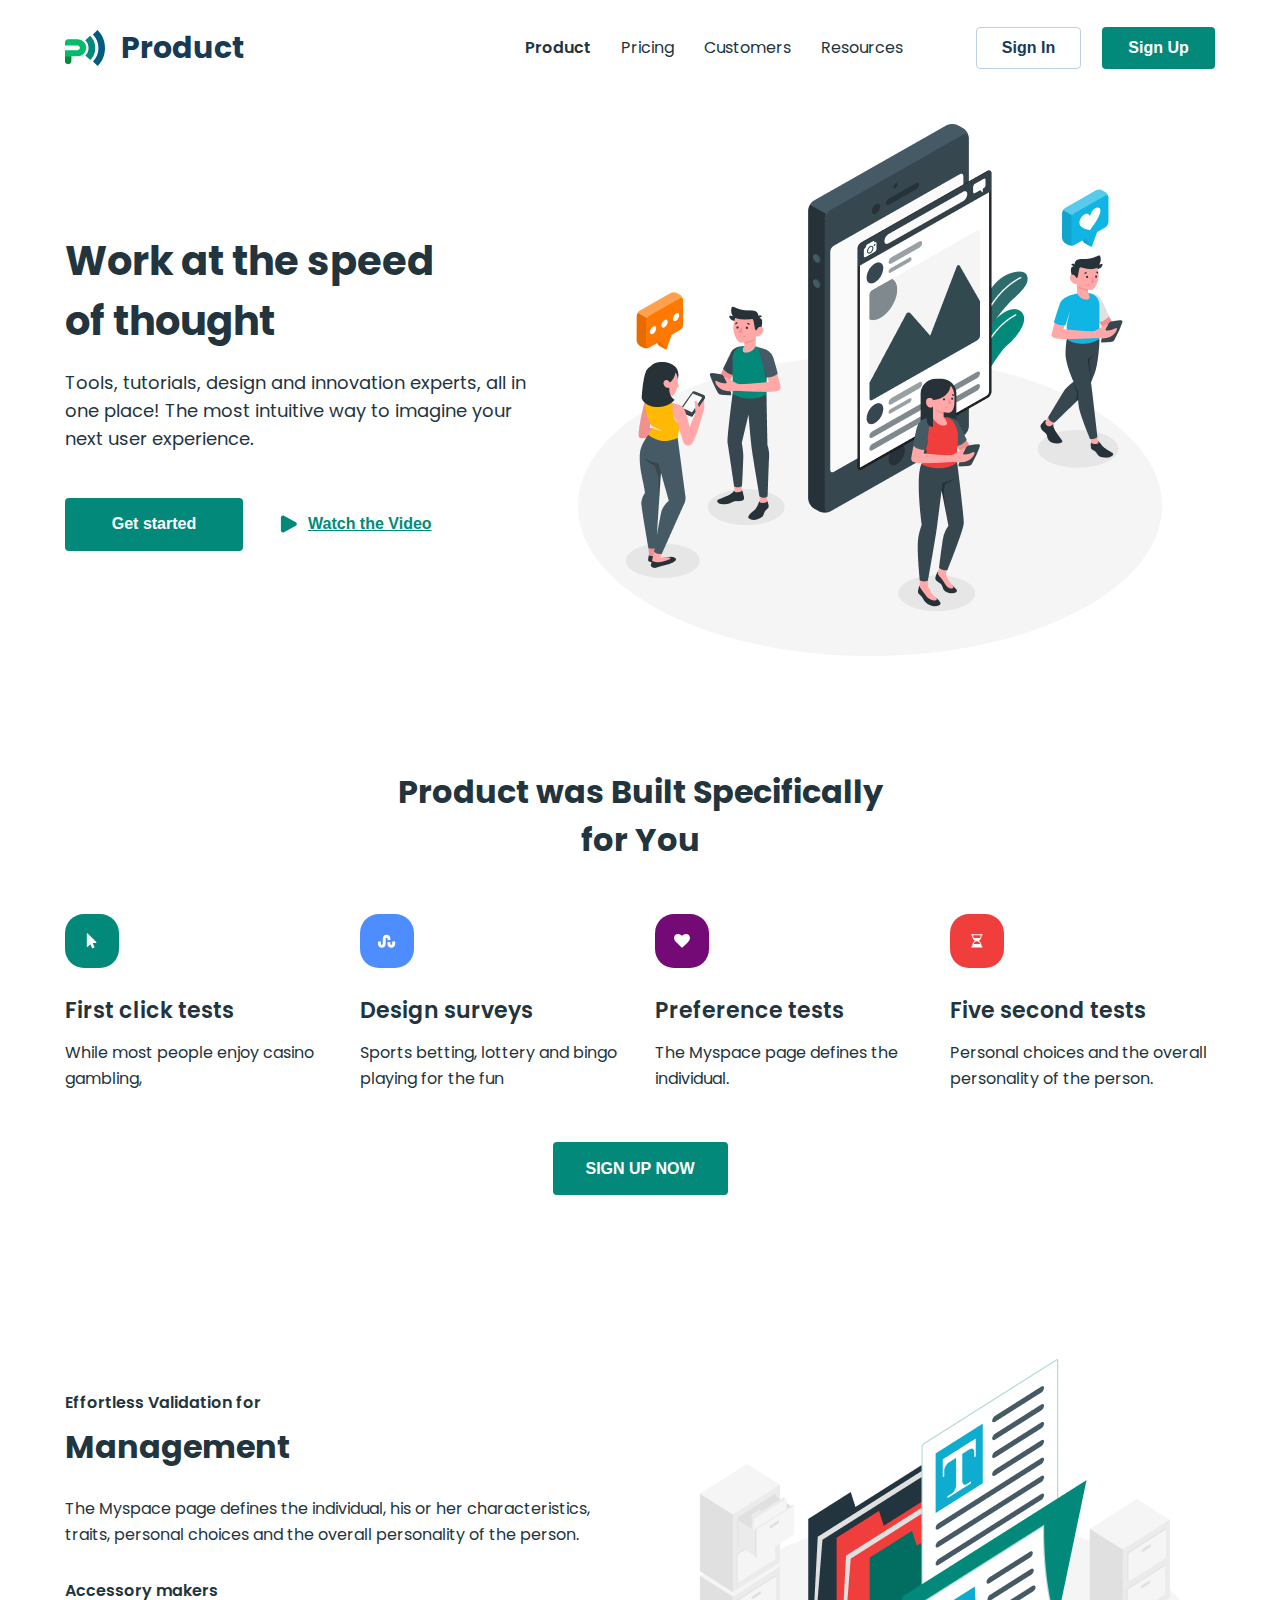
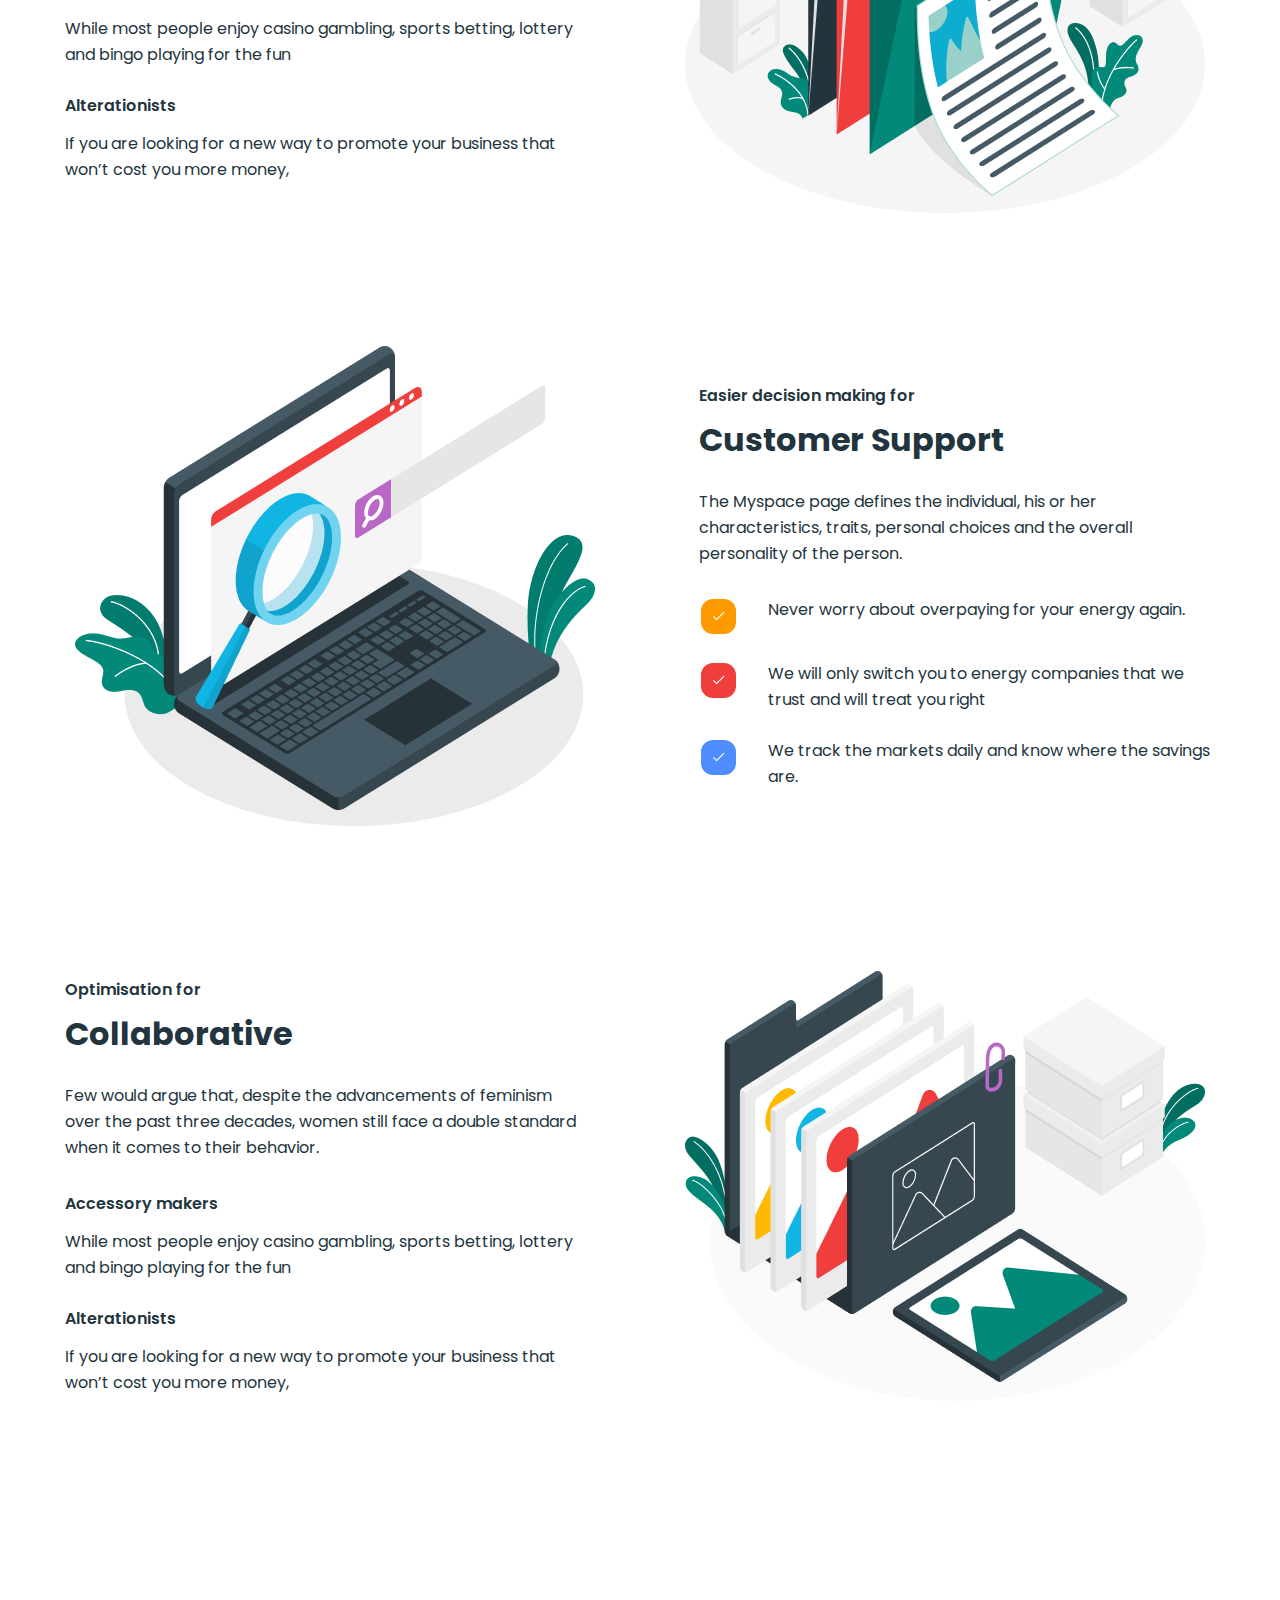
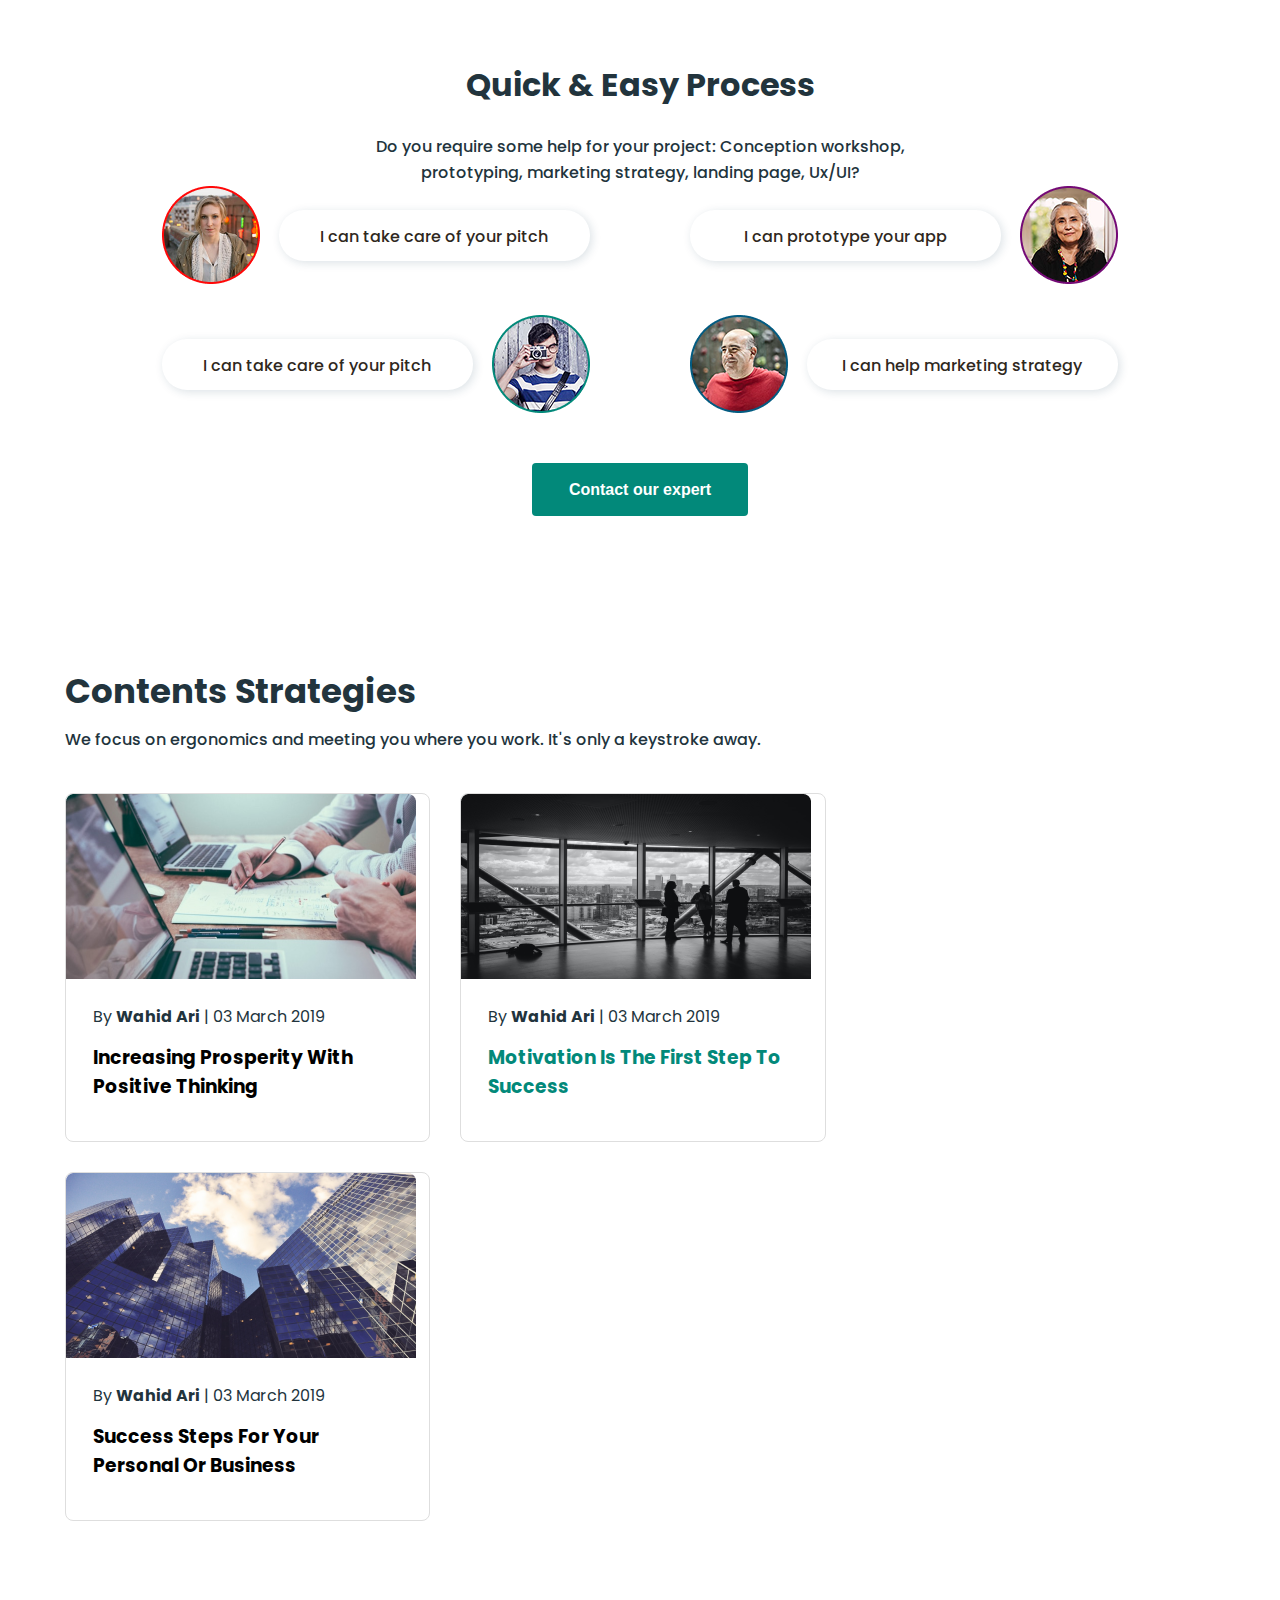
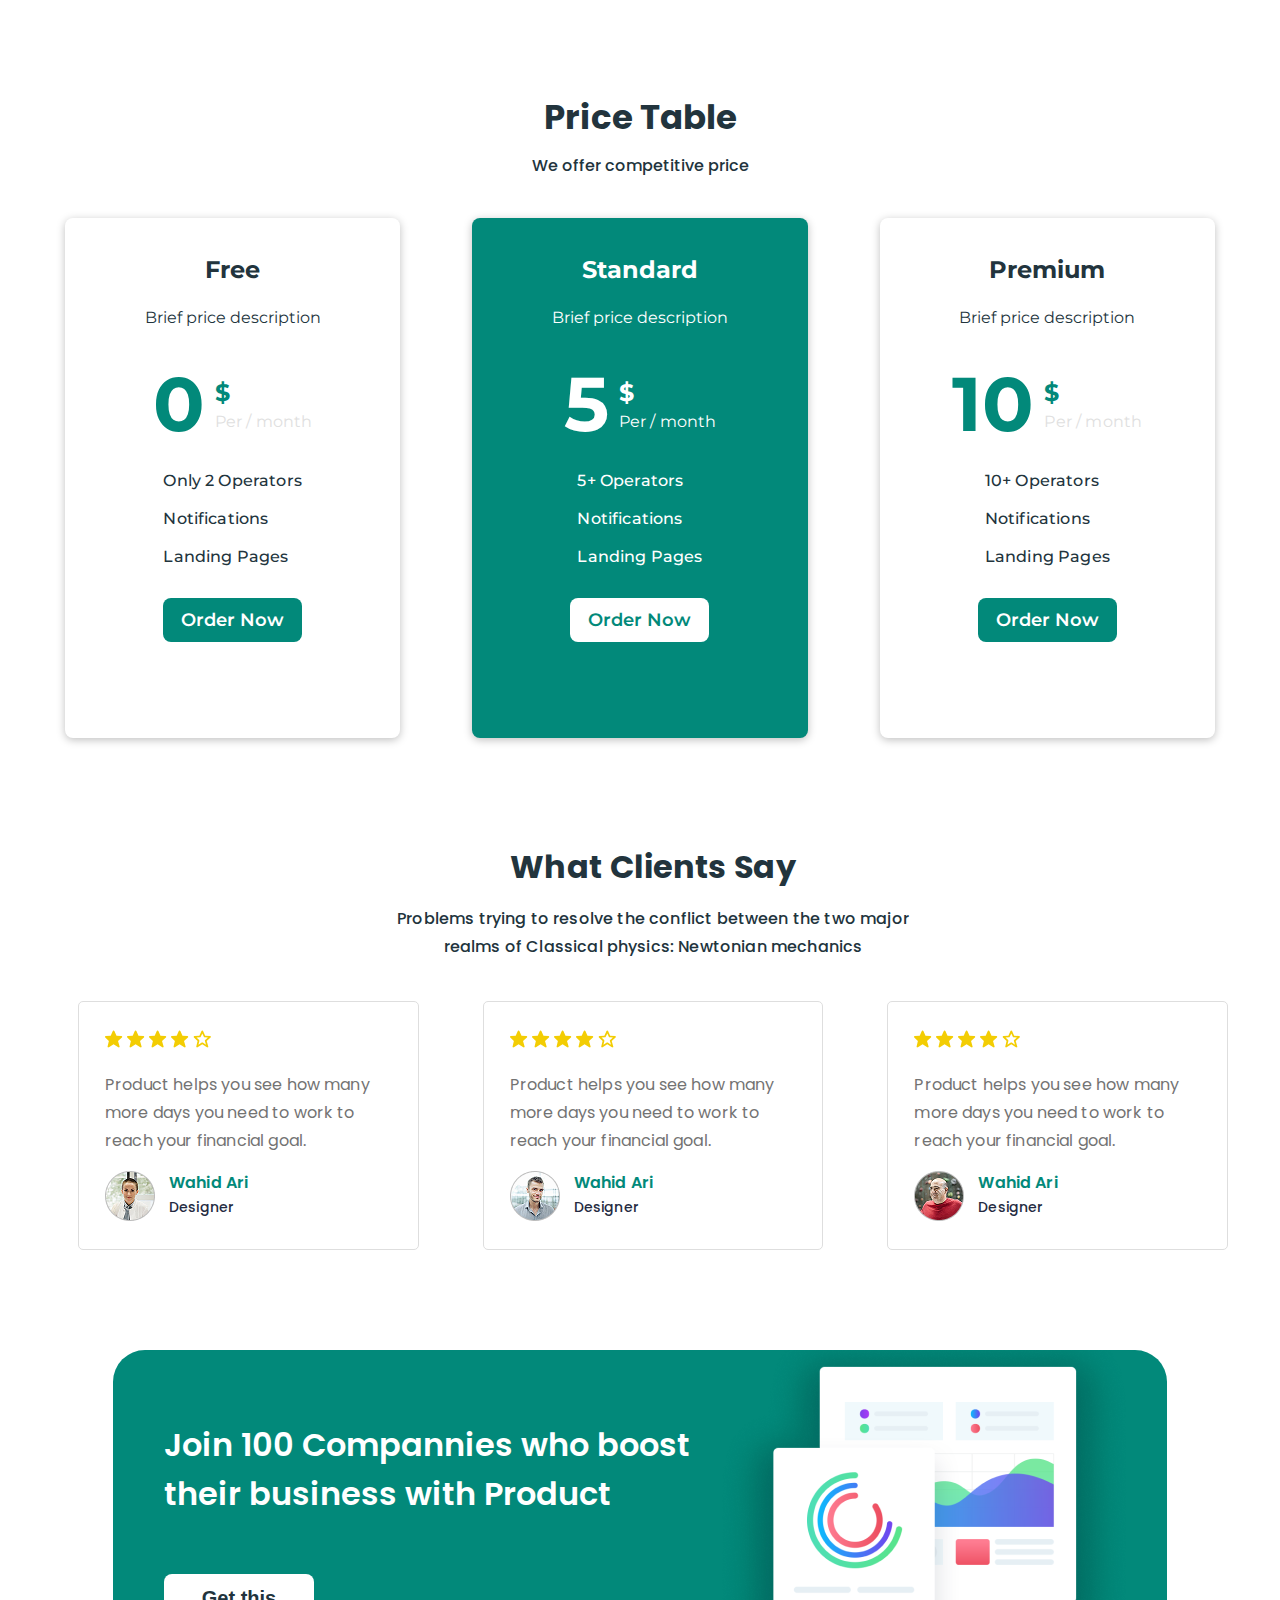
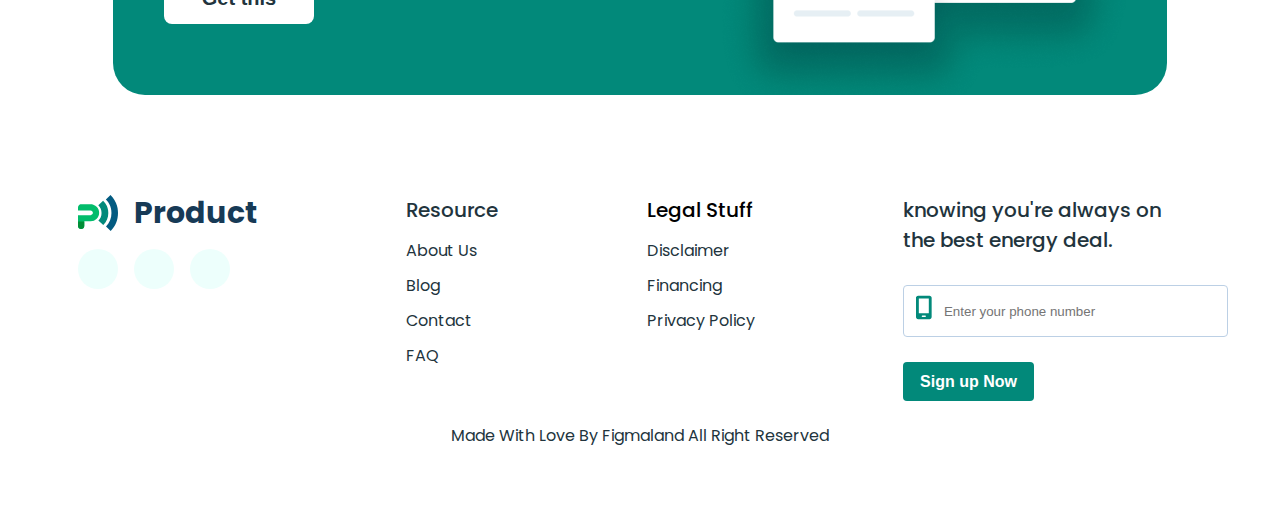
<file: index.html>
<!DOCTYPE html>
<html lang="en">

<head>
    <meta charset="UTF-8">
    <meta name="viewport" content="width=device-width, initial-scale=1.0">
    <link rel="stylesheet" href="https://cdnjs.cloudflare.com/ajax/libs/modern-normalize/3.0.1/modern-normalize.min.css"
        integrity="sha512-q6WgHqiHlKyOqslT/lgBgodhd03Wp4BEqKeW6nNtlOY4quzyG3VoQKFrieaCeSnuVseNKRGpGeDU3qPmabCANg=="
        crossorigin="anonymous" referrerpolicy="no-referrer" />
    <link rel="preconnect" href="https://fonts.googleapis.com">
    <link rel="preconnect" href="https://fonts.gstatic.com" crossorigin>
    <link
        href="https://fonts.googleapis.com/css2?family=Inter:wght@100..900&family=Montserrat:wght@100..900&family=Poppins:wght@400;500;600;700;800;900&family=Roboto:wght@100..900&display=swap"
        rel="stylesheet">
    <link rel="stylesheet" href="./css/styles.css">
    <title>Bisness promotion</title>
</head>
<!-- body -->

<body>
    <!-- #region header -->
    <header class="header">
        <div class="container">
            <nav class="navigation">
                <a href="./index.html" class="logo-header"><img src="./images/logo.svg" alt="logo" />Product</a>
                <ul class="header-nav-list">
                    <li class="header-nav-list-item">
                        <a href="./index.html" class="header-nav-list-link current">Product</a>
                    </li>
                    <li class="header-nav-list-item">
                        <a href="./pricing.html" class="header-nav-list-link">Pricing</a>
                    </li>
                    <li class="header-nav-list-item">
                        <a href="./customers.html" class="header-nav-list-link">Customers</a>
                    </li>
                    <li class="header-nav-list-item">
                        <a href="./resourses.html" class="header-nav-list-link">Resources</a>
                    </li>
                </ul>
            </nav>
            <ul class="header-btn-list">
                <li class="header-btn-list-item">
                    <button type="button" class="header-btn-list-sign-in">Sign In</button>
                </li>
                <li class="header-btn-list-item">
                    <button type="button" class="header-btn-list-sign-up">Sign Up</button>
                </li>
            </ul>
        </div>
    </header>
    <!-- #endregion header -->
    <main>
        <!-- #region hero -->
        <section class="hero">
            <div class="container hero-container">
                <div class="hero-addisional-container">
                    <h1 class="main-title">Work at the speed of thought</h1>
                    <p class="hero-text">
                        Tools, tutorials, design and innovation experts, all in one place!
                        The most intuitive way to imagine your next user experience.
                    </p>
                    <ul class="hero-btn-list">
                        <li class="hero-btn-list-item">
                            <button class="btn hero-btn-get-started" type="button">
                                Get started
                            </button>
                        </li>
                        <li class="hero-btn-list-item">
                            <button class="hero-btn-watch" type="button">
                                <svg class="hero-btn-watch-icon" width="20" height="18">
                                    <use href="./images/icons.svg#triangle"></use>
                                </svg>
                                Watch the Video
                            </button>
                        </li>
                    </ul>
                </div>
                <img class="hero-img" src="./images/hero-img.png" alt="people use phone" width="610" height="555" />
            </div>
        </section>
        <!-- #endregion  hero-->
        <!-- #region Specifically -->
        <section class="specifically">
            <div class="container">
                <h2 class="specifically-title">Product was Built Specifically for You</h2>
                <ul class="specifically-list">
                    <li class="specifically-list-item">
                        <div class="icon-box green">
                            <svg class="icons-specifically" width="16" height="18">
                                <use href="./images/icons.svg#coursor"></use>
                            </svg>
                        </div>
                        <h3 class="specifically-item-subtitle">First click tests</h3>
                        <p class="specifically-item-descr">While most people enjoy casino gambling,</p>
                    </li>
                    <li class="specifically-list-item">
                        <div class="icon-box blue">
                            <svg class="icons-specifically" width="18" height="18">
                                <use href="./images/icons.svg#wave"></use>
                            </svg>
                        </div>
                        <h3 class="specifically-item-subtitle">Design surveys</h3>
                        <p class="specifically-item-descr">
                            Sports betting, lottery and bingo playing for the fun
                        </p>
                    </li>
                    <li class="specifically-list-item">
                        <div class="icon-box fiolet">
                            <svg class="icons-specifically" width="16" height="18">
                                <use href="./images/icons.svg#heart"></use>
                            </svg>
                        </div>
                        <h3 class="specifically-item-subtitle">Preference tests</h3>
                        <p class="specifically-item-descr">The Myspace page defines the individual.</p>
                    </li>
                    <li class="specifically-list-item">
                        <div class="icon-box red">
                            <svg class="icons-specifically" width="14" height="18">
                                <use href="./images/icons.svg#clock"></use>
                            </svg>
                        </div>
                        <h3 class="specifically-item-subtitle">Five second tests</h3>
                        <p class="specifically-item-descr">
                            Personal choices and the overall personality of the person.
                        </p>
                    </li>
                </ul>
                <button type="button" class="btn specifically-btn">SIGN UP NOW</button>
            </div>
        </section>
        <!-- #endregion Specifically -->
        <!-- #region management -->
        <section class="management">
            <div class="container">
                <div class="managament-main-text">
                    <p class="management-subtitle">Effortless Validation for</p>
                    <h2 class="management-title">Management</h2>
                    <p class="management-title-descr">
                        The Myspace page defines the individual, his or her characteristics, traits, personal
                        choices and the overall personality of the person.
                    </p>
                    <ul class="management-list">
                        <li class="management-list-item">
                            <h3 class="management-item-title">Accessory makers</h3>
                            <p class="management-item-subtitle">
                                While most people enjoy casino gambling, sports betting, lottery and bingo playing
                                for the fun
                            </p>
                        </li>
                        <li class="management-list-item">
                            <h3 class="management-item-title">Alterationists</h3>
                            <p class="management-item-subtitle">
                                If you are looking for a new way to promote your business that won’t cost you more
                                money,
                            </p>
                        </li>
                    </ul>
                </div>
                <img src="./images/management-img.png" alt="management" />
            </div>
        </section>
        <!-- #endregion management-->

        <!-- #region Customer -->

        <section class="customer">
            <div class="container customer-wrap">
                <div class="customer-main-text">
                    <p class="customer-subtitle">Easier decision making for</p>
                    <h2 class="customer-title">Customer Support</h2>
                    <p class="customer-title-descr">
                        The Myspace page defines the individual, his or her characteristics, traits, personal
                        choices and the overall personality of the person.
                    </p>
                    <ul class="customer-list">
                        <li class="customer-list-item">
                            <div class="customer-item-wrap orange-wrap">
                                <svg width="16" height="12" class="customer-item-icon">
                                    <use href="./images/icons.svg#tick"></use>
                                </svg>
                            </div>
                            <p class="customer-item-descr">
                                Never worry about overpaying for your energy again.
                            </p>
                        </li>
                        <li class="customer-list-item">
                            <div class="customer-item-wrap red-wrap">
                                <svg width="16" height="12" class="customer-item-icon">
                                    <use href="./images/icons.svg#tick"></use>
                                </svg>
                            </div>
                            <p class="customer-item-descr">
                                We will only switch you to energy companies that we trust and will treat you right
                            </p>
                        </li>
                        <li class="customer-list-item">
                            <div class="customer-item-wrap blue-wrap">
                                <svg width="16" height="12" class="customer-item-icon">
                                    <use href="./images/icons.svg#tick"></use>
                                </svg>
                            </div>
                            <p class="customer-item-descr">
                                We track the markets daily and know where the savings are.
                            </p>
                        </li>
                    </ul>
                </div>
                <img src="./images/support-img.png" alt="support" width="540" />
            </div>
        </section>
        <!-- #endregion Customer-->

        <!-- #region collaboration   -->
        <!-- #region Collaborative -->
        <section class="collaborative">
            <div class="container collaborative-wrap">
                <div class="collaborative-main-text">
                    <p class="collaborative-subtitle">Optimisation for</p>
                    <h2 class="collaborative-title">Collaborative</h2>
                    <p class="collaborative-title-descr">
                        Few would argue that, despite the advancements of feminism over the past three
                        decades, women still face a double standard when it comes to their behavior.
                    </p>
                    <ul class="collaborative-list">
                        <li class="collaborative-list-item">
                            <h3 class="collaborative-item-title">Accessory makers</h3>
                            <p class="collaborative-item-descr">
                                While most people enjoy casino gambling, sports betting, lottery and bingo playing
                                for the fun
                            </p>
                        </li>
                        <li class="collaborative-list-item">
                            <h3 class="collaborative-item-title">Alterationists</h3>
                            <p class="collaborative-item-descr">
                                If you are looking for a new way to promote your business that won’t cost you more
                                money,
                            </p>
                        </li>
                    </ul>
                </div>
                <img src="./images/collaboration-img.png" alt="Collaborative" />
            </div>
        </section>

        <!-- #endregion collaboration  -->
        <!-- #region process -->
        <section class="process">
            <div class="container">
                <h2 class="process-title">Quick & Easy Process</h2>
                <p class="process-descr">
                    Do you require some help for your project: Conception workshop, prototyping, marketing
                    strategy, landing page, Ux/UI?
                </p>
                <ul class="process-list">
                    <li class="process-list-item">
                        <img src="./images/girl.png" alt="girl" width="98" />
                        <p class="process-item-descr">I can take care of your pitch</p>
                    </li>
                    <li class="process-list-item">
                        <img src="./images/women.png" alt="women" width="98" />
                        <p class="process-item-descr">I can prototype your app</p>
                    </li>
                    <li class="process-list-item">
                        <img src="./images/boy.png" alt="boy" width="98" />
                        <p class="process-item-descr">I can take care of your pitch</p>
                    </li>
                    <li class="process-list-item">
                        <img src="./images/man.png" alt="man" width="98" />
                        <p class="process-item-descr">I can help marketing strategy</p>
                    </li>
                </ul>
                <button type="button" class="btn process-btn">Contact our expert</button>
            </div>
        </section>
        <!-- #endregion process-->
        <!-- #region Contents Strategies -->
        <section class="strategy">
            <div class="container">
                <h2 class="strategy-title">Contents Strategies</h2>
                <p class="strategy-title-descr">
                    We focus on ergonomics and meeting you where you work. It's only a keystroke away.
                </p>
                <ul class="strategy-list">
                    <li class="strategy-list-item">
                        <a href=""><img src="./images/hands.png" alt="hands" /></a>
                        <div class="strategy-item-author">
                            <p class="strategy-author">
                                By <span class="author">Wahid Ari</span> | 03 March 2019
                            </p>
                            <h3 class="strategy-item-descr">Increasing Prosperity With Positive Thinking</h3>
                        </div>
                    </li>
                    <li class="strategy-list-item">
                        <a href=""><img src="./images/peoples.png" alt="peoples" /></a>
                        <div class="strategy-item-author">
                            <p class="strategy-author">
                                By <span class="author">Wahid Ari</span> | 03 March 2019
                            </p>
                            <h3 class="strategy-item-descr mind">Motivation Is The First Step To Success</h3>
                        </div>
                    </li>
                    <li class="strategy-list-item">
                        <a href=""><img src="./images/building.png" alt="building" /></a>
                        <div class="strategy-item-author">
                            <p class="strategy-author">
                                By <span class="author">Wahid Ari</span> | 03 March 2019
                            </p>
                            <h3 class="strategy-item-descr">Success Steps For Your Personal Or Business</h3>
                        </div>
                    </li>
                </ul>
            </div>
        </section>
        <!-- #endregion QContents Strategies -->
        <!-- #region prices -->

        <section class="pricing">
            <div class="container">
                <h2 class="price-title">Price Table</h2>
                <p class="price-title-descr">We offer competitive price</p>
                <ul class="price-list">
                    <li class="price-item">
                        <h3 class="price-item-title">Free</h3>
                        <p class="price-item-title-descr">Brief price description</p>

                        <div class="priscing-wrap">
                            <h4 class="price-number">0</h4>
                            <div class="price-number-wrap">
                                <p class="price-valute">$</p>
                                <p class="price-period">Per / month</p>
                            </div>
                        </div>
                        <ul class="price-list-points">
                            <li class="price-points-item">
                                <h5 class="item-operations">Only 2 Operators</h5>
                            </li>
                            <li class="price-points-item">
                                <h5 class="item-notifications">Notifications</h5>
                            </li>
                            <li class="price-points-item">
                                <h5 class="item-landing">Landing Pages</h5>
                            </li>
                        </ul>
                        <button type="button" class="price-btn">Order Now</button>
                    </li>
                    <li class="price-item">
                        <h3 class="price-item-title standart">Standard</h3>
                        <p class="price-item-title-descr standart">Brief price description</p>
                        <div class="priscing-wrap">
                            <h4 class="price-number standart">5</h4>
                            <div class="price-number-wrap">
                                <p class="price-valute standart">$</p>
                                <p class="price-period standart">Per / month</p>
                            </div>
                        </div>

                        <ul class="price-list-points">
                            <li class="price-points-item">
                                <h5 class="item-operations standart">5+ Operators</h5>
                            </li>
                            <li class="price-points-item">
                                <h5 class="item-notifications standart">Notifications</h5>
                            </li>
                            <li class="price-points-item">
                                <h5 class="item-landing standart">Landing Pages</h5>
                            </li>
                        </ul>
                        <button type="button" class="price-btn standart-btn">Order Now</button>
                    </li>
                    <li class="price-item">
                        <h3 class="price-item-title">Premium</h3>
                        <p class="price-item-title-descr">Brief price description</p>
                        <div class="priscing-wrap">
                            <h4 class="price-number">10</h4>
                            <div class="price-number-wrap">
                                <p class="price-valute">$</p>
                                <p class="price-period">Per / month</p>
                            </div>
                        </div>
                        <ul class="price-list-points">
                            <li class="price-points-item">
                                <h5 class="item-operations">10+ Operators</h5>
                            </li>
                            <li class="price-points-item">
                                <h5 class="item-notifications">Notifications</h5>
                            </li>
                            <li class="price-points-item">
                                <h5 class="item-landing">Landing Pages</h5>
                            </li>
                        </ul>
                        <button type="button" class="price-btn">Order Now</button>
                    </li>
                </ul>
            </div>
        </section>
        <!-- #endregion prices -->

        <!-- #region clients -->
        <section class="clients">
            <div class="container">
                <h2 class="clients-title">What Clients Say</h2>
                <p class="clients-title-descr">
                    Problems trying to resolve the conflict between the two major realms of Classical
                    physics: Newtonian mechanics
                </p>
                <ul class="clients-list">
                    <li class="clients-item">
                        <ul class="clients-list-stars">
                            <li class="clienta-item-stars">
                                <svg width="18" height="18">
                                    <use href="./images/icons.svg#star" />
                                </svg>
                            </li>
                            <li class="clienta-item-stars">
                                <svg width="18" height="18">
                                    <use href="./images/icons.svg#star" />
                                </svg>
                            </li>
                            <li class="clienta-item-stars">
                                <svg width="18" height="18">
                                    <use href="./images/icons.svg#star" />
                                </svg>
                            </li>
                            <li class="clienta-item-stars">
                                <svg width="18" height="18">
                                    <use href="./images/icons.svg#star" />
                                </svg>
                            </li>
                            <li class="clienta-item-stars">
                                <svg width="18" height="18">
                                    <use href="./images/icons.svg#star-stroke" />
                                </svg>
                            </li>
                        </ul>
                        <p class="clients-item-descr">
                            Product helps you see how many more days you need to work to reach your financial
                            goal.
                        </p>
                        <div class="clients-item-wrap">
                            <img src="./images/girl-client.png" alt="girl" />
                            <div class="clients-item-text">
                                <h3 class="clients-item-name">Wahid Ari</h3>
                                <p class="clins-item-prof">Designer</p>
                            </div>
                        </div>
                    </li>
                    <li class="clients-item">
                        <ul class="clients-list-stars">
                            <li class="clienta-item-stars">
                                <svg width="18" height="18">
                                    <use href="./images/icons.svg#star" />
                                </svg>
                            </li>
                            <li class="clienta-item-stars">
                                <svg width="18" height="18">
                                    <use href="./images/icons.svg#star" />
                                </svg>
                            </li>
                            <li class="clienta-item-stars">
                                <svg width="18" height="18">
                                    <use href="./images/icons.svg#star" />
                                </svg>
                            </li>
                            <li class="clienta-item-stars">
                                <svg width="18" height="18">
                                    <use href="./images/icons.svg#star" />
                                </svg>
                            </li>
                            <li class="clienta-item-stars">
                                <svg width="18" height="18">
                                    <use href="./images/icons.svg#star-stroke" />
                                </svg>
                            </li>
                        </ul>
                        <p class="clients-item-descr">
                            Product helps you see how many more days you need to work to reach your financial
                            goal.
                        </p>
                        <div class="clients-item-wrap">
                            <img src="./images/boy-client.png" alt="boy" />
                            <div class="clients-item-text">
                                <h3 class="clients-item-name">Wahid Ari</h3>
                                <p class="clins-item-prof">Designer</p>
                            </div>
                        </div>
                    </li>
                    <li class="clients-item">
                        <ul class="clients-list-stars">
                            <li class="clienta-item-stars">
                                <svg width="18" height="18">
                                    <use href="./images/icons.svg#star" />
                                </svg>
                            </li>
                            <li class="clienta-item-stars">
                                <svg width="18" height="18">
                                    <use href="./images/icons.svg#star" />
                                </svg>
                            </li>
                            <li class="clienta-item-stars">
                                <svg width="18" height="18">
                                    <use href="./images/icons.svg#star" />
                                </svg>
                            </li>
                            <li class="clienta-item-stars">
                                <svg width="18" height="18">
                                    <use href="./images/icons.svg#star" />
                                </svg>
                            </li>
                            <li class="clienta-item-stars">
                                <svg width="18" height="18">
                                    <use href="./images/icons.svg#star-stroke" />
                                </svg>
                            </li>
                        </ul>
                        <p class="clients-item-descr">
                            Product helps you see how many more days you need to work to reach your financial
                            goal.
                        </p>
                        <div class="clients-item-wrap">
                            <img src="./images/man-client.png" alt="man" />
                            <div class="clients-item-text">
                                <h3 class="clients-item-name">Wahid Ari</h3>
                                <p class="clins-item-prof">Designer</p>
                            </div>
                        </div>
                    </li>
                </ul>
            </div>
        </section>
        <!-- #endregion clients -->

        <!-- #region promo -->
        <section class="promo">
            <div class="container">
                <div class="promo-wrap">
                    <h2 hidden>Promo</h2>
                    <p class="promo-descr">Join 100 Compannies who boost their business with Product</p>
                    <button type="button" class="promo-btn">Get this</button>
                </div>
                <img src="./images/promo.png" alt="promo" />
            </div>
        </section>
        <!-- #endregion promo-->
    </main>
    <!-- #region footer -->
    <footer class="footer">
        <div class="container footer-wrap">
            <div class="">
                <a href="./index.html" class="logo-header footer-logo"><img src="./images/logo.svg" alt="logo"
                        width="40" height="36" />Product</a>
                <ul class="social-networks-list">
                    <li class="social-networks-item">
                        <a class="social-networks-link" href="" target="_blank">
                            <svg class="social-list-icon" width="24" height="24">
                                <use href="./images/icons.svg#icon-instagram"></use>
                            </svg>
                        </a>
                    </li>
                    <li class="social-networks-item">
                        <a class="social-networks-link" href="" target="_blank">
                            <svg class="social-list-icon" width="24" height="24">
                                <use href="./images/icons.svg#icon-facebook"></use>
                            </svg>
                        </a>
                    </li>
                    <li class="social-networks-item">
                        <a class="social-networks-link" href="" target="_blank">
                            <svg class="social-list-icon" width="24" height="24">
                                <use href="./images/icons.svg#icon-twitter"></use>
                            </svg>
                        </a>
                    </li>
                </ul>

            </div>
            <div class="footer-container">
                <p class="footer-resourses">Resource</p>
                <ul class="footer-resourses-list">
                    <li class="footer-resourses-item">
                        <a href="" class="footer-resourses-link">About Us</a>
                    </li>
                    <li class="footer-resourses-item">
                        <a href="" class="footer-resourses-link">Blog</a>
                    </li>
                    <li class="footer-resourses-item">
                        <a href="" class="footer-resourses-link">Contact</a>
                    </li>
                    <li class="footer-resourses-item"><a href="" class="footer-resourses-link">FAQ</a></li>
                </ul>
            </div>
            <div class="footer-container">
                <p class="footer-stuff">Legal Stuff</p>
                <ul class="footer-stuff-list">
                    <li class="footer-stuff-item"><a href="" class="footer-stuff-link">Disclaimer</a></li>
                    <li class="footer-stuff-item"><a href="" class="footer-stuff-link">Financing</a></li>
                    <li class="footer-stuff-item">
                        <a href="" class="footer-stuff-link">Privacy Policy</a>
                    </li>
                </ul>
            </div>
            <div class="footer-container">
                <p class="footer-form-title">knowing you're always on the best energy deal.</p>
                <form class="footer-form">
                    <label for="user-tel" class="input-wrapper">
                        <svg class="svg-form" width="18" height="28">
                            <use href="./images/icons.svg#icon-mobile-screen-1" />
                        </svg>
                    </label>
                    <input class="footer-form-input" type="tel" id="user-tel" name="tel"
                        placeholder="Enter your phone number" />
                    <button class="btn footer-form-btn" type="submit">Sign up Now</button>
                </form>
            </div>
        </div>
        <p class="footer-very-bottom">
            Made With Love By Figmaland All Right Reserved
        </p>

    </footer>
    <!-- #endregion footer -->
</body>

</html>
</file>
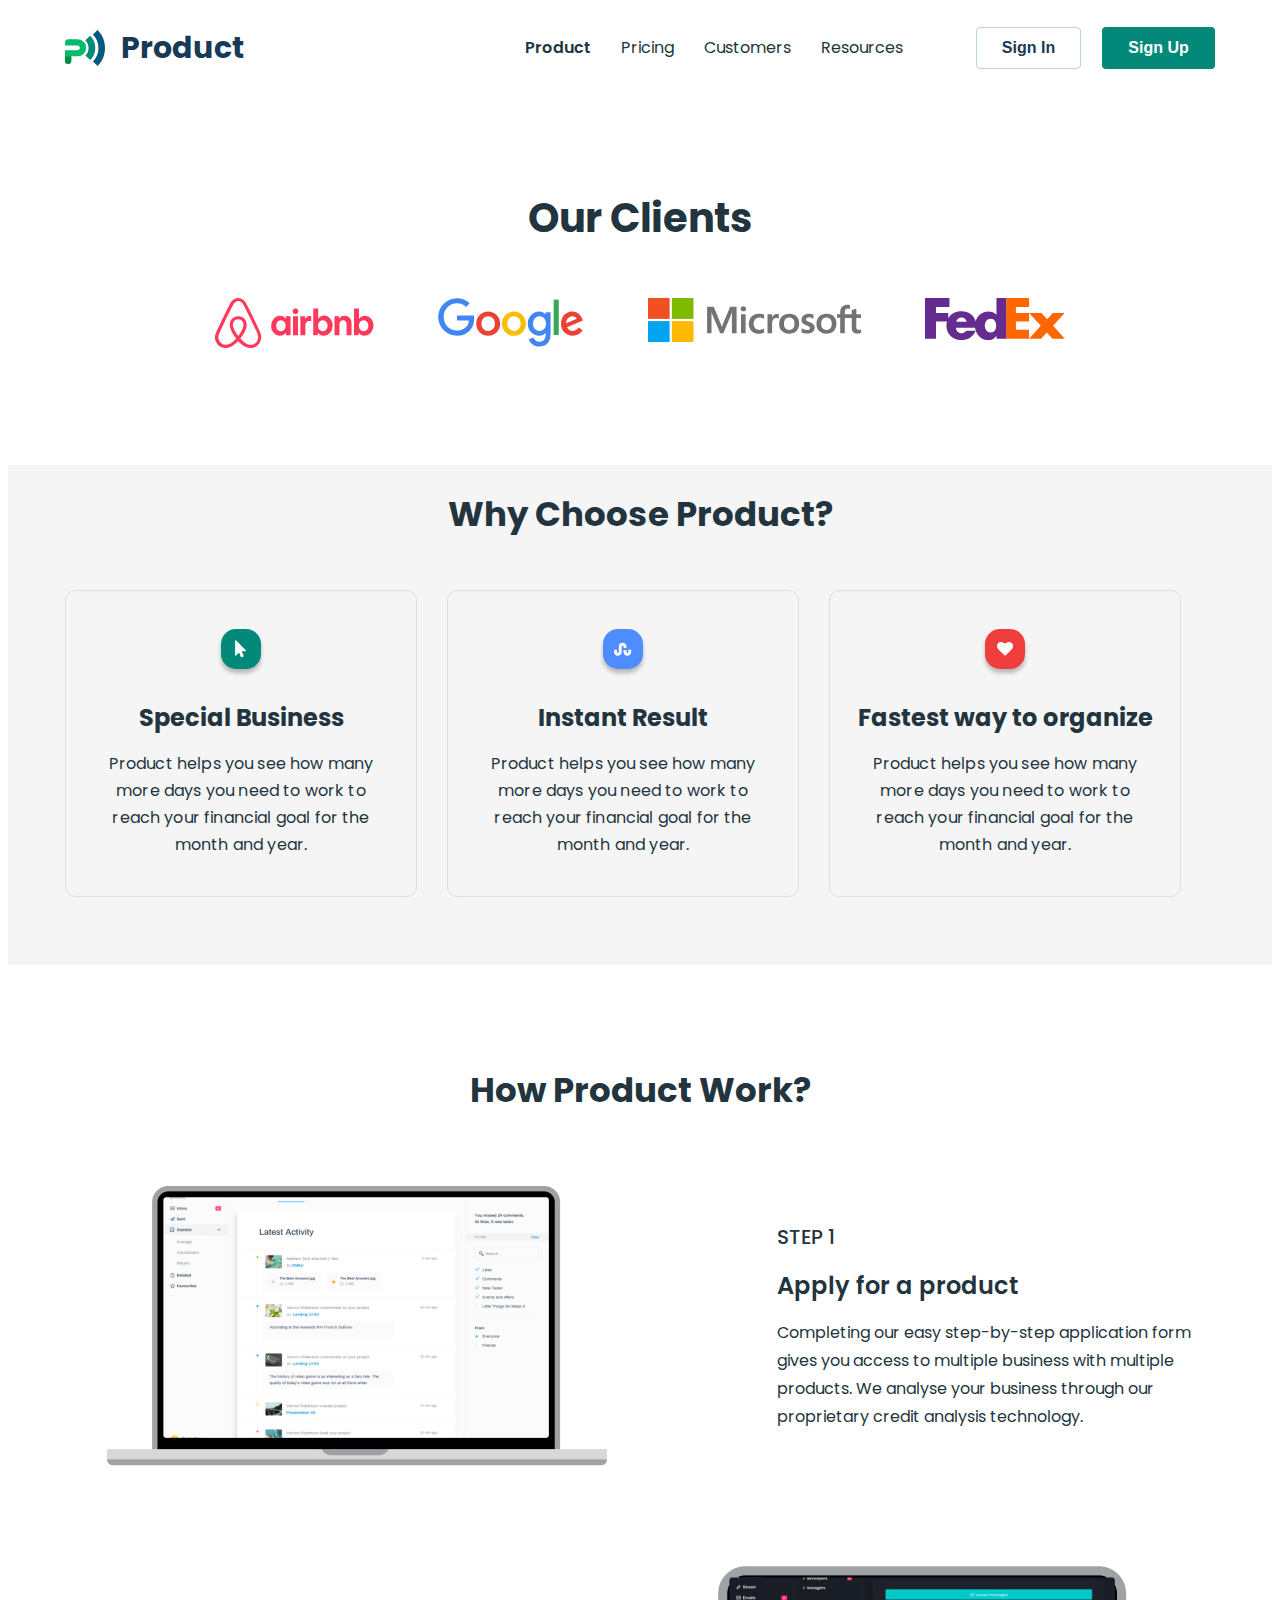
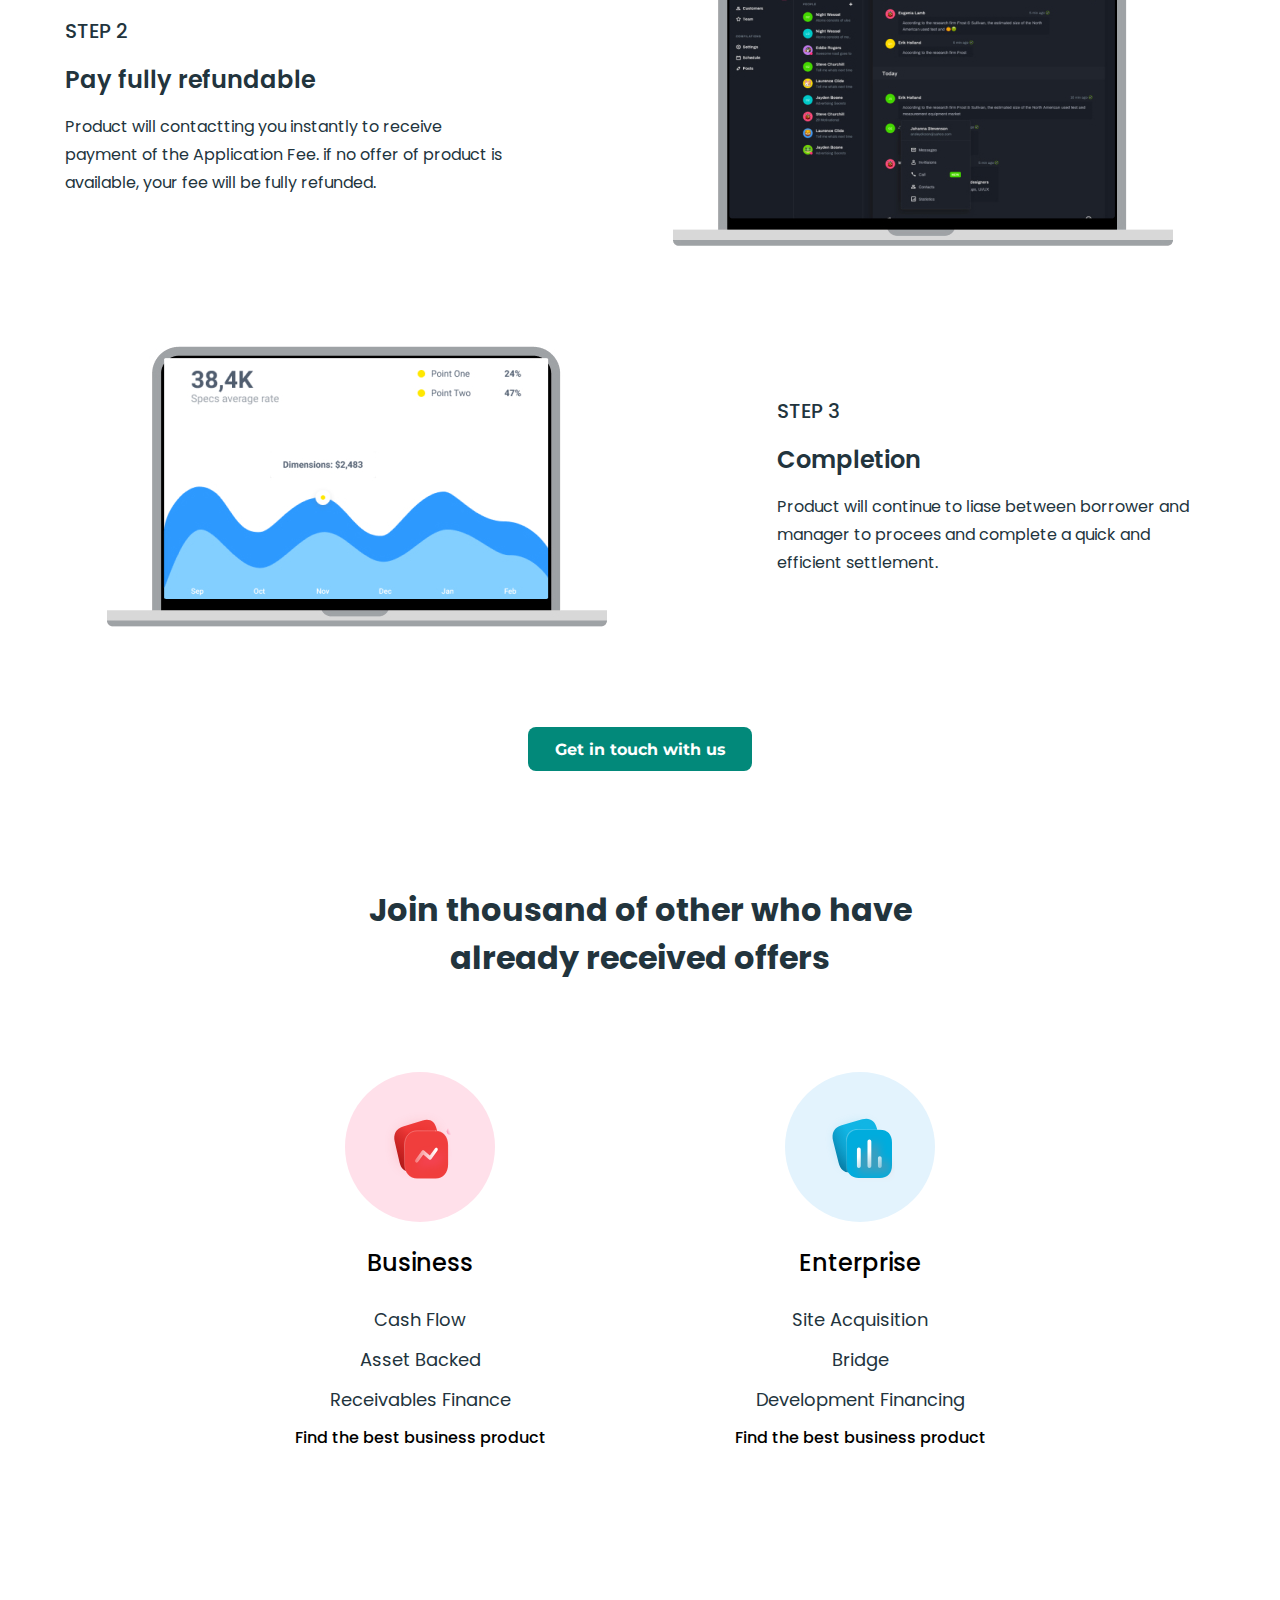
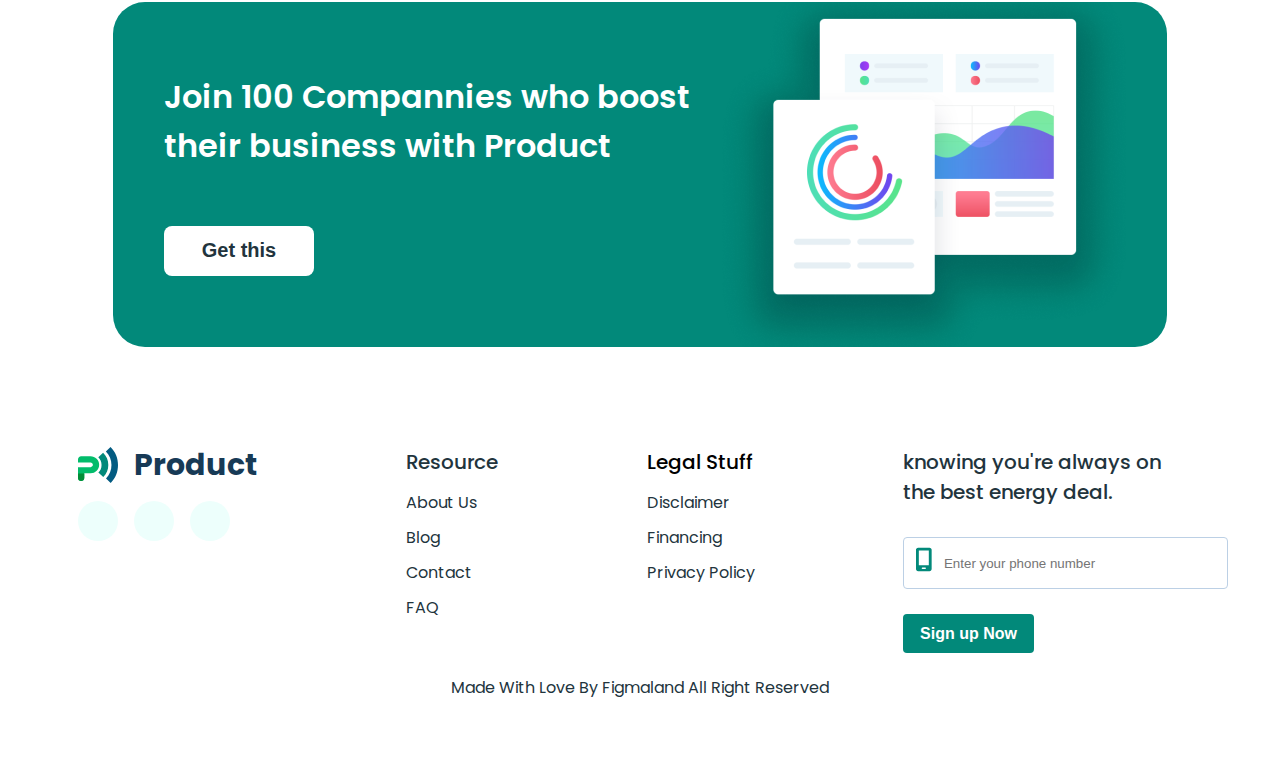
<file: customers.html>
<!DOCTYPE html>
<html lang="en">

<head>
    <meta charset="UTF-8" />
    <meta name="viewport" content="width=device-width, initial-scale=1.0" />
    <title>Customers</title>
    <link rel="stylesheet" href="https://cdnjs.cloudflare.com/ajax/libs/modern-normalize/3.0.1/modern-normalize.min.css"
        integrity="sha512-q6WgHqiHlKyOqslT/lgBgodhd03Wp4BEqKeW6nNtlOY4quzyG3VoQKFrieaCeSnuVseNKRGpGeDU3qPmabCANg=="
        crossorigin="anonymous" referrerpolicy="no-referrer" />
    <link rel="preconnect" href="https://fonts.googleapis.com" />
    <link rel="preconnect" href="https://fonts.gstatic.com" crossorigin />
    <link
        href="https://fonts.googleapis.com/css2?family=Inter:wght@100..900&family=Montserrat:wght@100..900&family=Poppins:wght@400;500;600;700;800;900&family=Roboto:wght@100..900&display=swap"
        rel="stylesheet" />
    <link rel="stylesheet" href="./css/styles.css" />
</head>

<body>
    <!-- #region header customers -->
    <header class="header">
        <div class="container">
            <nav class="navigation">
                <a href="./index.html" class="logo-header"><img src="./images/logo.svg" alt="logo" />Product</a>
                <ul class="header-nav-list">
                    <li class="header-nav-list-item">
                        <a href="./index.html" class="header-nav-list-link current">Product</a>
                    </li>
                    <li class="header-nav-list-item">
                        <a href="./pricing.html" class="header-nav-list-link">Pricing</a>
                    </li>
                    <li class="header-nav-list-item">
                        <a href="./customers.html" class="header-nav-list-link">Customers</a>
                    </li>
                    <li class="header-nav-list-item">
                        <a href="./resourses.html" class="header-nav-list-link">Resources</a>
                    </li>
                </ul>
            </nav>
            <ul class="header-btn-list">
                <li class="header-btn-list-item">
                    <button type="button" class="header-btn-list-sign-in">Sign In</button>
                </li>
                <li class="header-btn-list-item">
                    <button type="button" class="header-btn-list-sign-up">Sign Up</button>
                </li>
            </ul>
        </div>
    </header>
    <!-- #endregion header -->
    <main>
        <!-- #region hero -->
        <section class="hero-customers">
            <div class="container">
                <h1 class="hero-title-customers">
                    Our Clients
                </h1>
                <ul class="hero-customers-list">
                    <li class="hero-customers-list-item">
                        <img src="./images/airbnb-hero.svg" alt="airbnb" />
                    </li>
                    <li class="hero-customers-list-item">
                        <img src="./images/google-hero.svg" alt="google" />
                    </li>
                    <li class="hero-customers-list-item">
                        <img src="./images/microsoft-hero.svg" alt="microsoft" />
                    </li>
                    <li class="hero-customers-list-item">
                        <img src="./images/fedEx-hero.svg" alt="fedex" />
                    </li>
                </ul>
            </div>
        </section>
        <!-- #endregion hero customers -->

        <!-- #region product -->
        <section class="product">
            <div class="container">
                <h2 class="product-title">
                    Why Choose Product?
                </h2>
                <ul class="product-list">
                    <li class="product-list-item">
                        <div class="product-list-link green" href="#icon-cursor">
                            <svg class="svg-cursor" width="12" height="18">
                                <use href="./images/icons.svg#icon-cursor"></use>
                            </svg>
                        </div>
                        <h3 class="product-item-title">
                            Special Business
                        </h3>
                        <p class="product-item-descr">
                            Product helps you see how many
                            more days you need to work
                            to reach your financial goal
                            for the month and year.
                        </p>
                    </li>
                    <li class="product-list-item">
                        <div class="product-list-link blue" href="#icon-cursor">
                            <svg class="svg-cursor" width="18" height="18">
                                <use href="./images/icons.svg#icon-wave"></use>
                            </svg>
                        </div>
                        <h3 class="product-item-title">
                            Instant Result
                        </h3>
                        <p class="product-item-descr">
                            Product helps you see how many
                            more days you need to work
                            to reach your financial goal
                            for the month and year.
                        </p>
                    </li>
                    <li class="product-list-item">
                        <div class="product-list-link red" href="#icon-cursor">
                            <svg class="svg-cursor" width="16" height="18">
                                <use href="./images/icons.svg#icon-heart"></use>
                            </svg>
                        </div>
                        <h3 class="product-item-title">
                            Fastest way to organize
                        </h3>
                        <p class="product-item-descr">
                            Product helps you see how many
                            more days you need to work
                            to reach your financial goal
                            for the month and year.
                        </p>
                    </li>
                </ul>
            </div>
        </section>
        <!-- #enregion product -->

        <!-- #region work -->
        <section class="work">
            <div class="container work-wrap">
                <h2 class="work-title">
                    How Product Work?
                </h2>
                <div class="work-descr-wrap">
                    <ul class="work-list">
                        <li class="work-list-item">
                            <p class="work-number">
                                STEP 1
                            </p>
                            <h3 class="work-subtitle">
                                Apply for a product
                            </h3>
                            <p class="work-descr">
                                Completing our easy step-by-step application form gives you access to multiple business
                                with
                                multiple products. We
                                analyse your business through our proprietary credit analysis technology.
                            </p>
                        </li>
                    </ul>
                    <img src="./images/mac1.jpg" alt="mac1">
                </div>

                <div class="work-descr-wrap reverse">
                    <ul class="work-list">
                        <li>
                            <p class="work-number">
                                STEP 2
                            </p>
                            <h3 class="work-subtitle">
                                Pay fully refundable
                            </h3>
                            <p class="work-descr">
                                Product will contactting you instantly to receive payment of the Application Fee. if no
                                offer of product is available,
                                your fee will be fully refunded.
                            </p>
                        </li>
                    </ul>
                    <img src="./images/mac2.jpg" alt="mac2">
                </div>

                <div class="work-descr-wrap">
                    <ul class="work-list">
                        <li class="work-list-item">
                            <p class="work-number">
                                STEP 3
                            </p>
                            <h3 class="work-subtitle">
                                Completion
                            </h3>
                            <p class="work-descr">
                                Product will continue to liase between borrower and manager to procees and complete a
                                quick and efficient settlement.
                            </p>
                        </li>
                    </ul>
                    <img src="./images/mac3.jpg" alt="mac3">
                </div>
            </div>
            <button type="button" class="btn work-btn">
                Get in touch with us
            </button>
        </section>
        <!-- #enregion work -->

        <!-- #region join -->

        <section class="join">
            <div class="container">
                <h2 class="join-title">
                    Join thousand of other who have<br>already received offers
                </h2>

                <div class="join-wrap">

                    <div class="join-list">
                        <div class="join-list-icon">
                            <svg class="svg-tick" width="70" height="70">
                                <use href="./images/activity.svg"></use>
                            </svg>
                        </div>
                        <h3 class="join-list-title">Business</h3>
                        <ul>
                            <li>
                                <p class="join-list-item">Cash Flow</p>
                            </li>
                            <li>
                                <p class="join-list-item">Asset Backed</p>
                            </li>
                            <li>
                                <p class="join-list-item">Receivables Finance</p>
                            </li>
                        </ul>
                        <p class="join-list-item-find">Find the best business product</p>
                    </div>

                    <div class="join-list">
                        <div class="join-list-icon-business">
                            <svg class="svg-tick" width="70" height="70">
                                <use href="./images/chart.svg"></use>
                            </svg>
                        </div>
                        <h3 class="join-list-title">Enterprise</h3>
                        <ul>
                            <li>
                                <p class="join-list-item">Site Acquisition</p>
                            </li>
                            <li>
                                <p class="join-list-item">Bridge</p>
                            </li>
                            <li>
                                <p class="join-list-item">Development Financing</p>
                            </li>
                        </ul>
                        <p class="join-list-item-find">Find the best business product</p>
                    </div>
                </div>
            </div>
        </section>

        <!-- #enregion join -->

        <!-- #region promo -->
        <section class="promo">
            <div class="container">
                <div class="promo-wrap">
                    <h2 hidden>Promo</h2>
                    <p class="promo-descr">Join 100 Compannies who boost their business with Product</p>
                    <button type="button" class="promo-btn">Get this</button>
                </div>
                <img src="./images/promo.png" alt="promo" />
            </div>
        </section>
        <!-- #endregion promo-->
    </main>
    <!-- #region footer -->

    <footer class="footer">
        <div class="container footer-wrap">
            <div class="">
                <a href="./index.html" class="logo-header footer-logo"><img src="./images/logo.svg" alt="logo"
                        width="40" height="36" />Product</a>
                <ul class="social-networks-list">
                    <li class="social-networks-item">
                        <a class="social-networks-link" href="" target="_blank">
                            <svg class="social-list-icon" width="24" height="24">
                                <use href="./images/icons.svg#icon-instagram"></use>
                            </svg>
                        </a>
                    </li>
                    <li class="social-networks-item">
                        <a class="social-networks-link" href="" target="_blank">
                            <svg class="social-list-icon" width="24" height="24">
                                <use href="./images/icons.svg#icon-facebook"></use>
                            </svg>
                        </a>
                    </li>
                    <li class="social-networks-item">
                        <a class="social-networks-link" href="" target="_blank">
                            <svg class="social-list-icon" width="24" height="24">
                                <use href="./images/icons.svg#icon-twitter"></use>
                            </svg>
                        </a>
                    </li>
                </ul>

            </div>
            <div class="footer-container">
                <p class="footer-resourses">Resource</p>
                <ul class="footer-resourses-list">
                    <li class="footer-resourses-item">
                        <a href="" class="footer-resourses-link">About Us</a>
                    </li>
                    <li class="footer-resourses-item">
                        <a href="" class="footer-resourses-link">Blog</a>
                    </li>
                    <li class="footer-resourses-item">
                        <a href="" class="footer-resourses-link">Contact</a>
                    </li>
                    <li class="footer-resourses-item"><a href="" class="footer-resourses-link">FAQ</a></li>
                </ul>
            </div>
            <div class="footer-container">
                <p class="footer-stuff">Legal Stuff</p>
                <ul class="footer-stuff-list">
                    <li class="footer-stuff-item"><a href="" class="footer-stuff-link">Disclaimer</a></li>
                    <li class="footer-stuff-item"><a href="" class="footer-stuff-link">Financing</a></li>
                    <li class="footer-stuff-item">
                        <a href="" class="footer-stuff-link">Privacy Policy</a>
                    </li>
                </ul>
            </div>
            <div class="footer-container">
                <p class="footer-form-title">knowing you're always on the best energy deal.</p>
                <form class="footer-form">
                    <label for="user-tel" class="input-wrapper">
                        <svg class="svg-form" width="18" height="28">
                            <use href="./images/icons.svg#icon-mobile-screen-1" />
                        </svg>
                    </label>
                    <input class="footer-form-input" type="tel" id="user-tel" name="tel"
                        placeholder="Enter your phone number" />
                    <button class="btn footer-form-btn" type="submit">Sign up Now</button>
                </form>
            </div>
        </div>
        <p class="footer-very-bottom">
            Made With Love By Figmaland All Right Reserved
        </p>

    </footer>
    <!-- #endregion footer -->
</body>

</html>
</file>
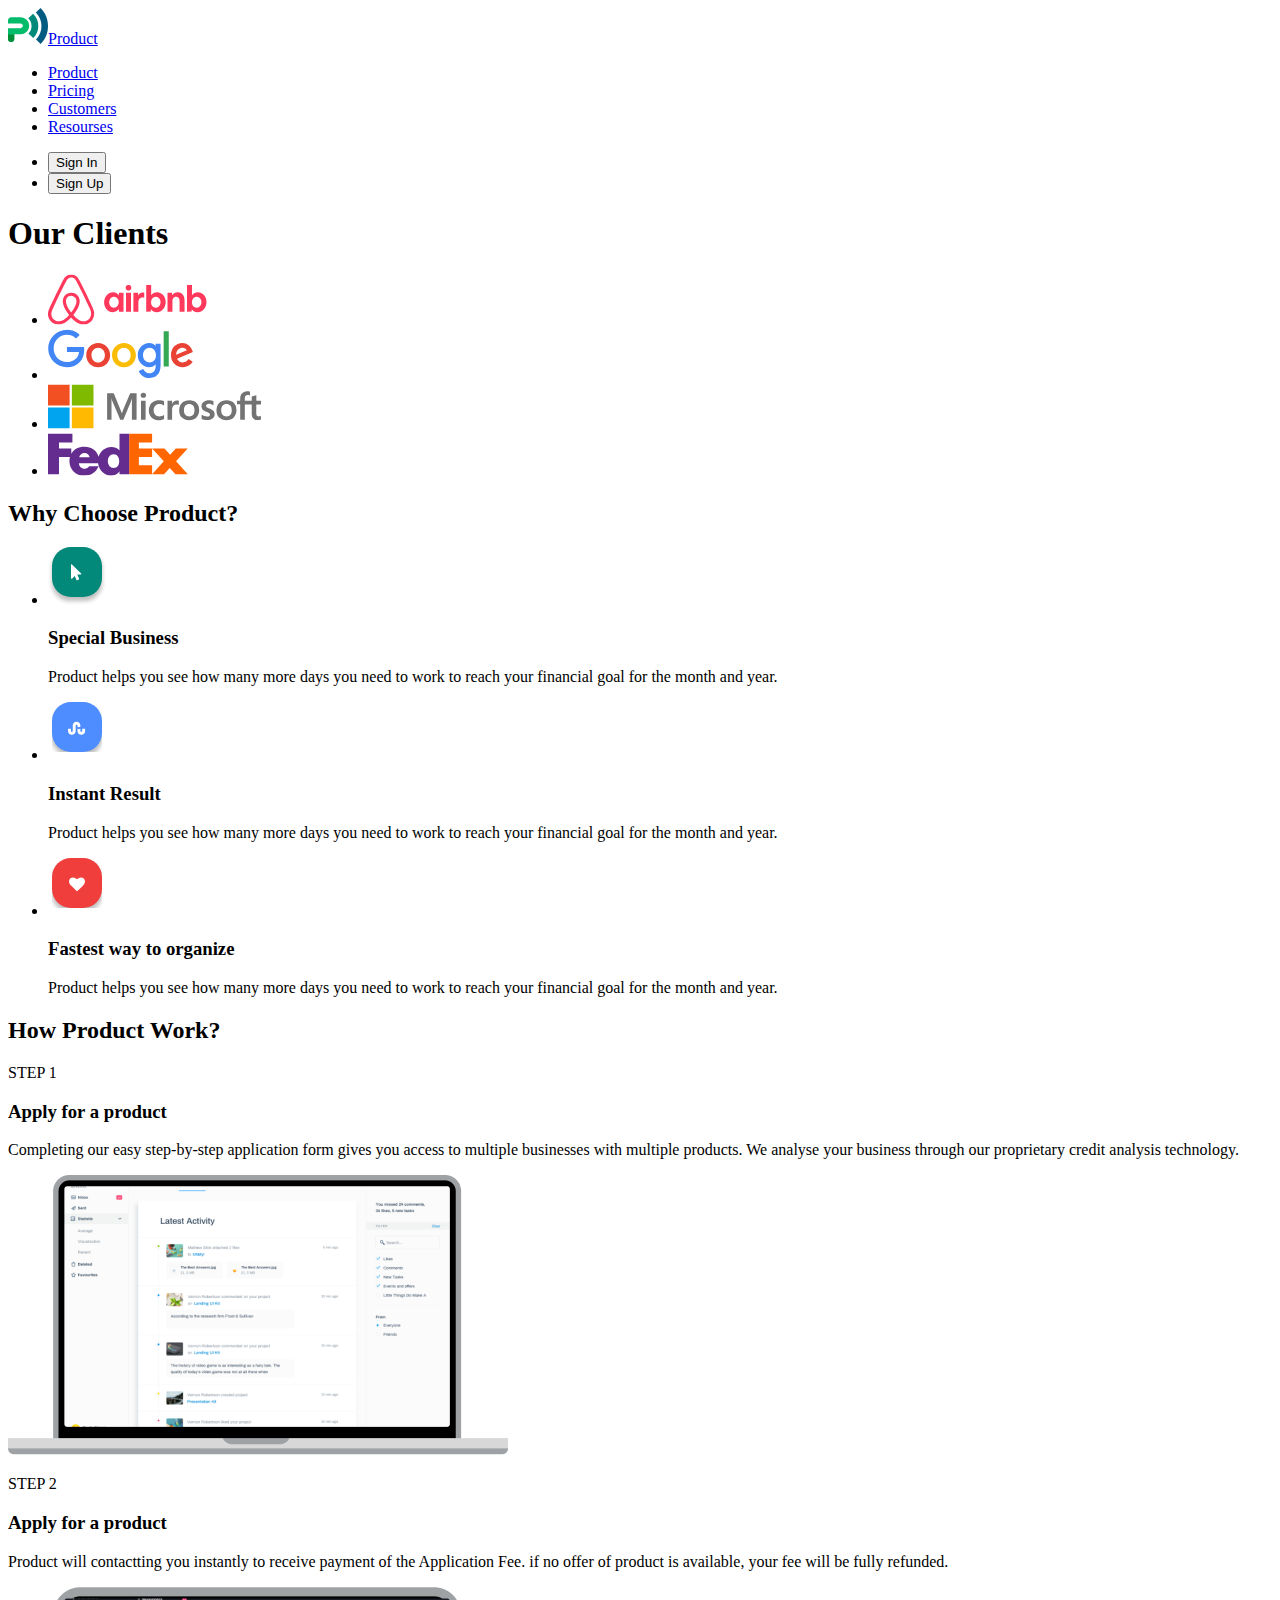
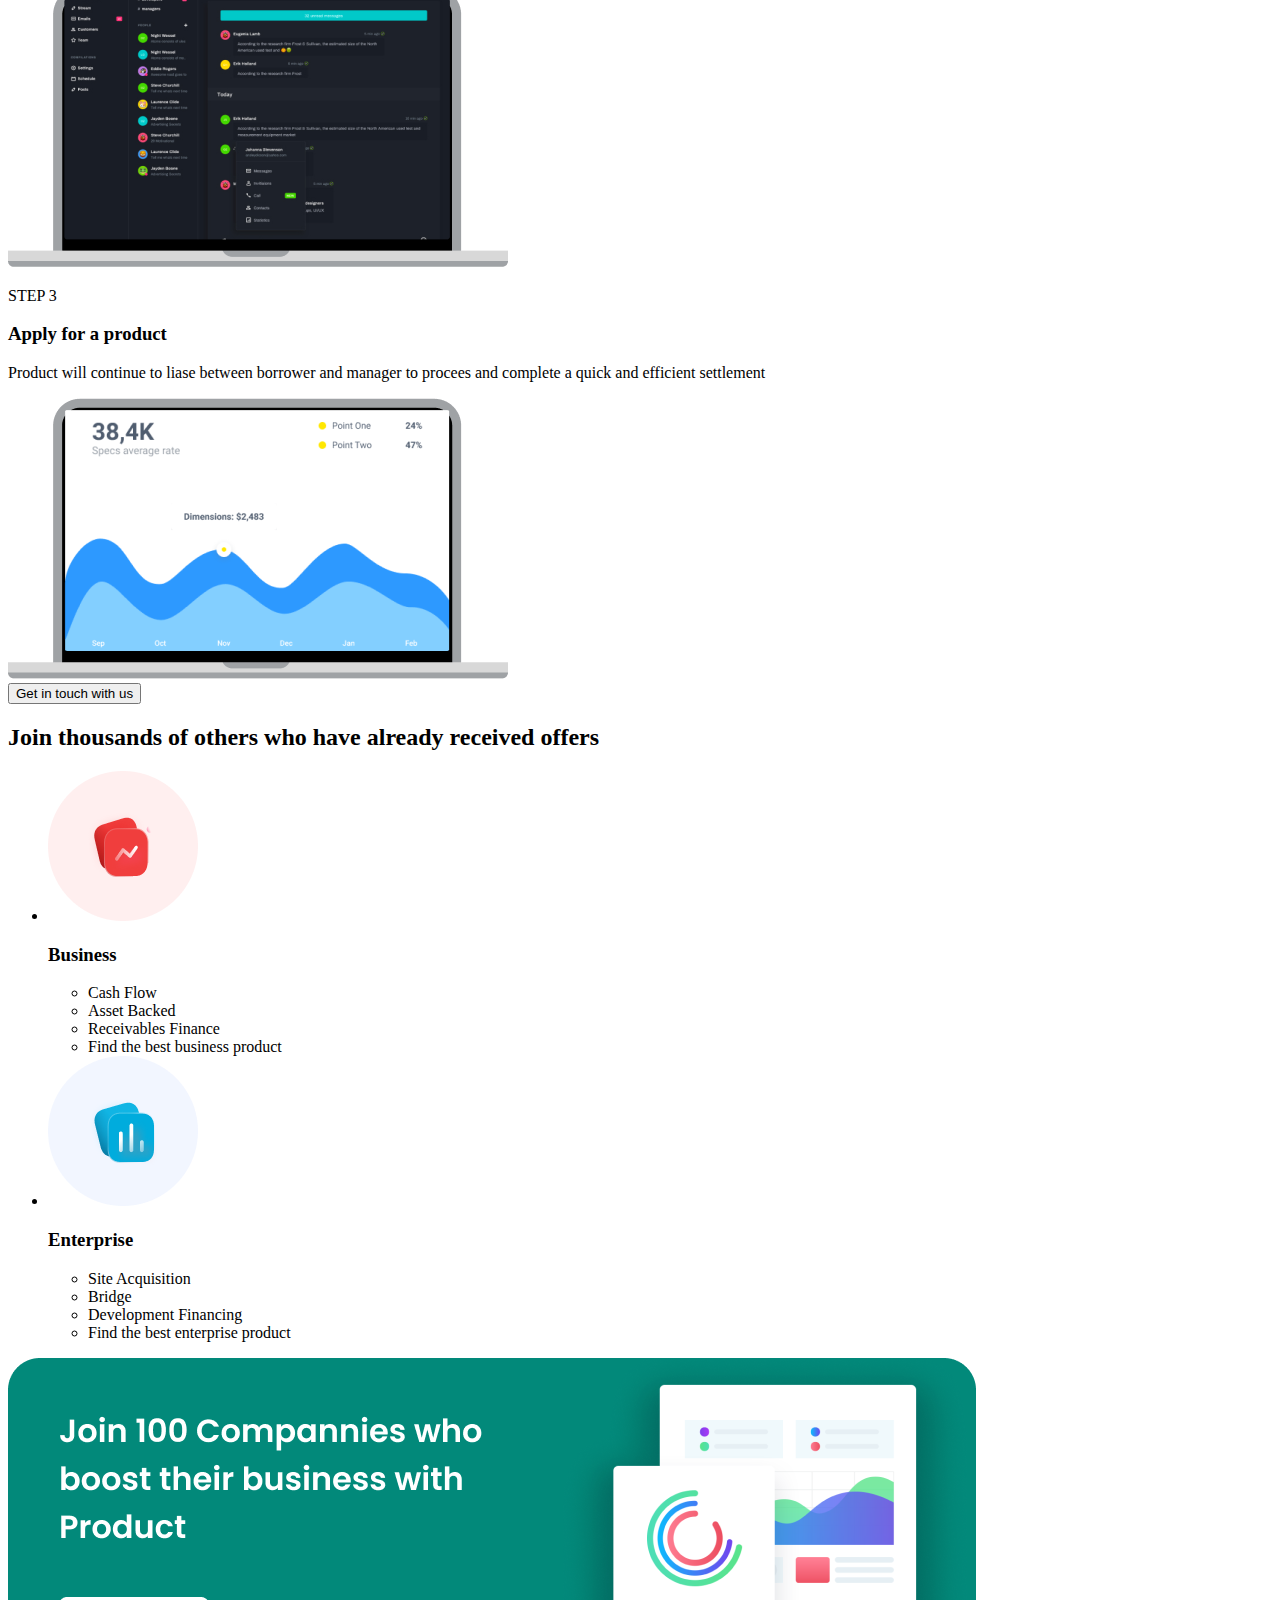
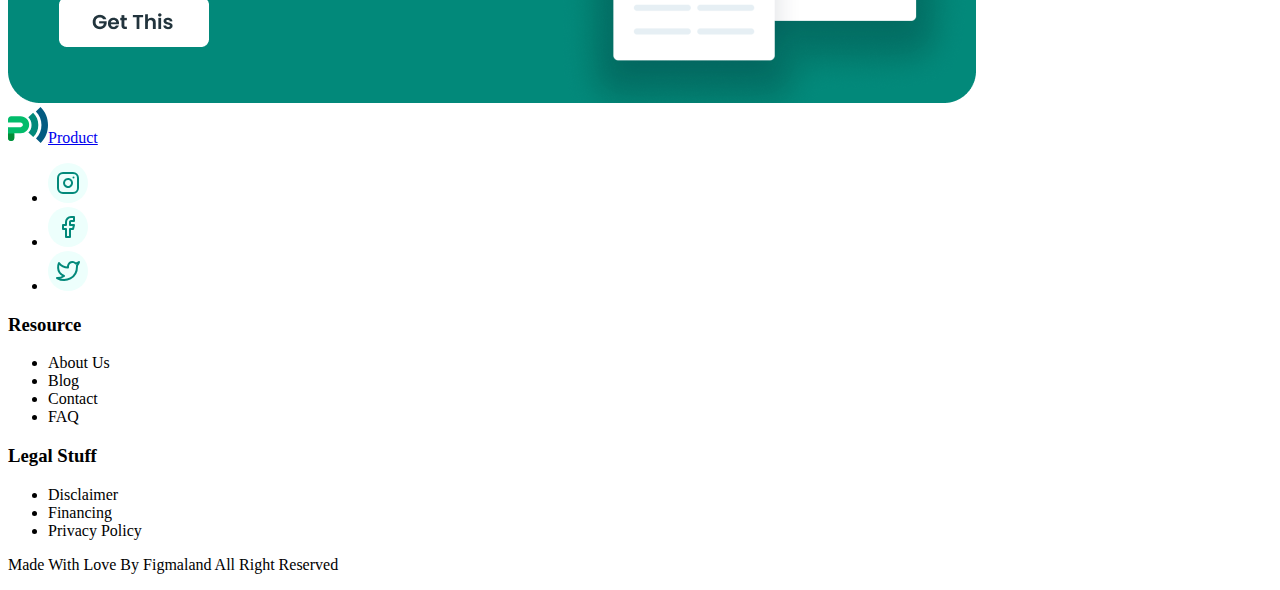
<file: customers.html.html>
<!DOCTYPE html>
<html lang="en">

<head>
    <meta charset="UTF-8">
    <meta name="viewport" content="width=device-width, initial-scale=1.0">
    <title>Customers</title>
</head>

<body>
    <header>
        <nav>
            <a href="./index.html"><img src="./images/logo.svg" alt="logo">Product</a>
            <ul>
                <li><a href="./index.html">Product</a></li>
                <li><a href="./pricing.html">Pricing</a></li>
                <li><a href="./customers.html">Customers</a></li>
                <li><a href="./resourses.html">Resourses</a></li>
            </ul>
        </nav>
        <ul>
            <li><button type="button">Sign In</button></li>
            <li><button type="button">Sign Up</button></li>
        </ul>
    </header>
    <main>
        <section>
            <h1>Our Clients</h1>
            <ul>
                <li>
                    <img src="./images/airbnb.svg" alt="airbnb">
                </li>
                <li>
                    <img src="./images/google.svg" alt="google">
                </li>
                <li>
                    <img src="./images/microsoft.svg" alt="microsoft">
                </li>
                <li>
                    <img src="./images/fedEx.svg" alt="fedEx">
                </li>
            </ul>
        </section>
        <section>
            <h2>Why Choose Product?</h2>
            <ul>
                <li>
                    <img src="./images/cursor_customer.svg" alt="Cursor">
                    <h3>Special Business</h3>
                    <p>
                        Product helps you see how many more days you need to work to reach your financial goal for the
                        month and year.
                    </p>
                </li>
                <li>
                    <img src="./images/blue_icon.svg" alt="Blue_icon">
                    <h3>Instant Result</h3>
                    <p>
                        Product helps you see how many more days you need to work to reach your financial goal for the
                        month and year.
                    </p>
                </li>
                <li>
                    <img src="./images/heart_customer.svg" alt="Heart">
                    <h3>Fastest way to organize</h3>
                    <p>
                        Product helps you see how many more days you need to work to reach your financial goal for the
                        month and year.
                    </p>
                </li>
            </ul>
        </section>
        <section>
            <h2>How Product Work?</h2>
            <div>
                <p>STEP 1</p>
                <h3>Apply for a product</h3>
                <p>
                    Completing our easy step-by-step application form gives you access to multiple businesses with
                    multiple products. We analyse your business through our proprietary credit analysis technology.
                </p>
                <img src="./images/mac1.png" alt="Mac-1">
            </div>
        </section>
        <section>
            <div>
                <p>STEP 2</p>
                <h3>Apply for a product</h3>
                <p>
                    Product will contactting you instantly to receive payment of the Application Fee. if no offer of
                    product is available,
                    your fee will be fully refunded.
                </p>
                <img src="./images/mac2.png" alt="Mac-2">
            </div>
        </section>
        <section>
            <div>
                <p>STEP 3</p>
                <h3>Apply for a product</h3>
                <p>
                    Product will continue to liase between borrower and manager to procees and complete a quick and
                    efficient settlement
                </p>
                <img src="./images/mac3.png" alt="Mac-3">
            </div>
            <button type="button">Get in touch with us</button>
        </section>
        <section>
            <h2>Join thousands of others who have already received offers</h2>
            <ul>
                <li>
                    <img src="./images/placeholder.png" alt="placeholder">
                    <h3>Business</h3>
                    <ul>
                        <li>Cash Flow</li>
                        <li>Asset Backed</li>
                        <li>Receivables Finance</li>
                        <li><span>Find the best business product</span></li>
                    </ul>
                </li>
                <li>
                    <img src="./images/placeholder-2.png" alt="placeholder-2">
                    <h3>Enterprise</h3>
                    <ul>
                        <li>Site Acquisition</li>
                        <li>Bridge</li>
                        <li>Development Financing</li>
                        <li><span>Find the best enterprise product</span></li>
                    </ul>
                </li>
            </ul>
        </section>
        <section>
            <img src="./images/frame-16.png" alt="frame-16">
        </section>

    </main>

    <footer>
        <div>
            <div>
                <a href="./index.html"><img src="./images/logo.svg" alt="logo" />Product</a>
                <ul>
                    <li>
                        <a href="#"><img src="./images/instagram.svg" alt="instagram" /></a>
                    </li>
                    <li>
                        <a href="#"><img src="./images/facebook.svg" alt="facebook" /></a>
                    </li>
                    <li>
                        <a href="#"><img src="./images/twitter.svg" alt="twitter" /></a>
                    </li>
                </ul>
            </div>
            <div>
                <h3>Resource</h3>
                <ul>
                    <li>About Us</li>
                    <li>Blog</li>
                    <li>Contact</li>
                    <li>FAQ</li>
                </ul>
            </div>
            <div>
                <h3>Legal Stuff</h3>
                <ul>
                    <li>Disclaimer</li>
                    <li>Financing</li>
                    <li>Privacy Policy</li>
                </ul>
            </div>
        </div>
        <div>
            <p>Made With Love By Figmaland All Right Reserved</p>
        </div>
    </footer>
</body>

</html>
</file>
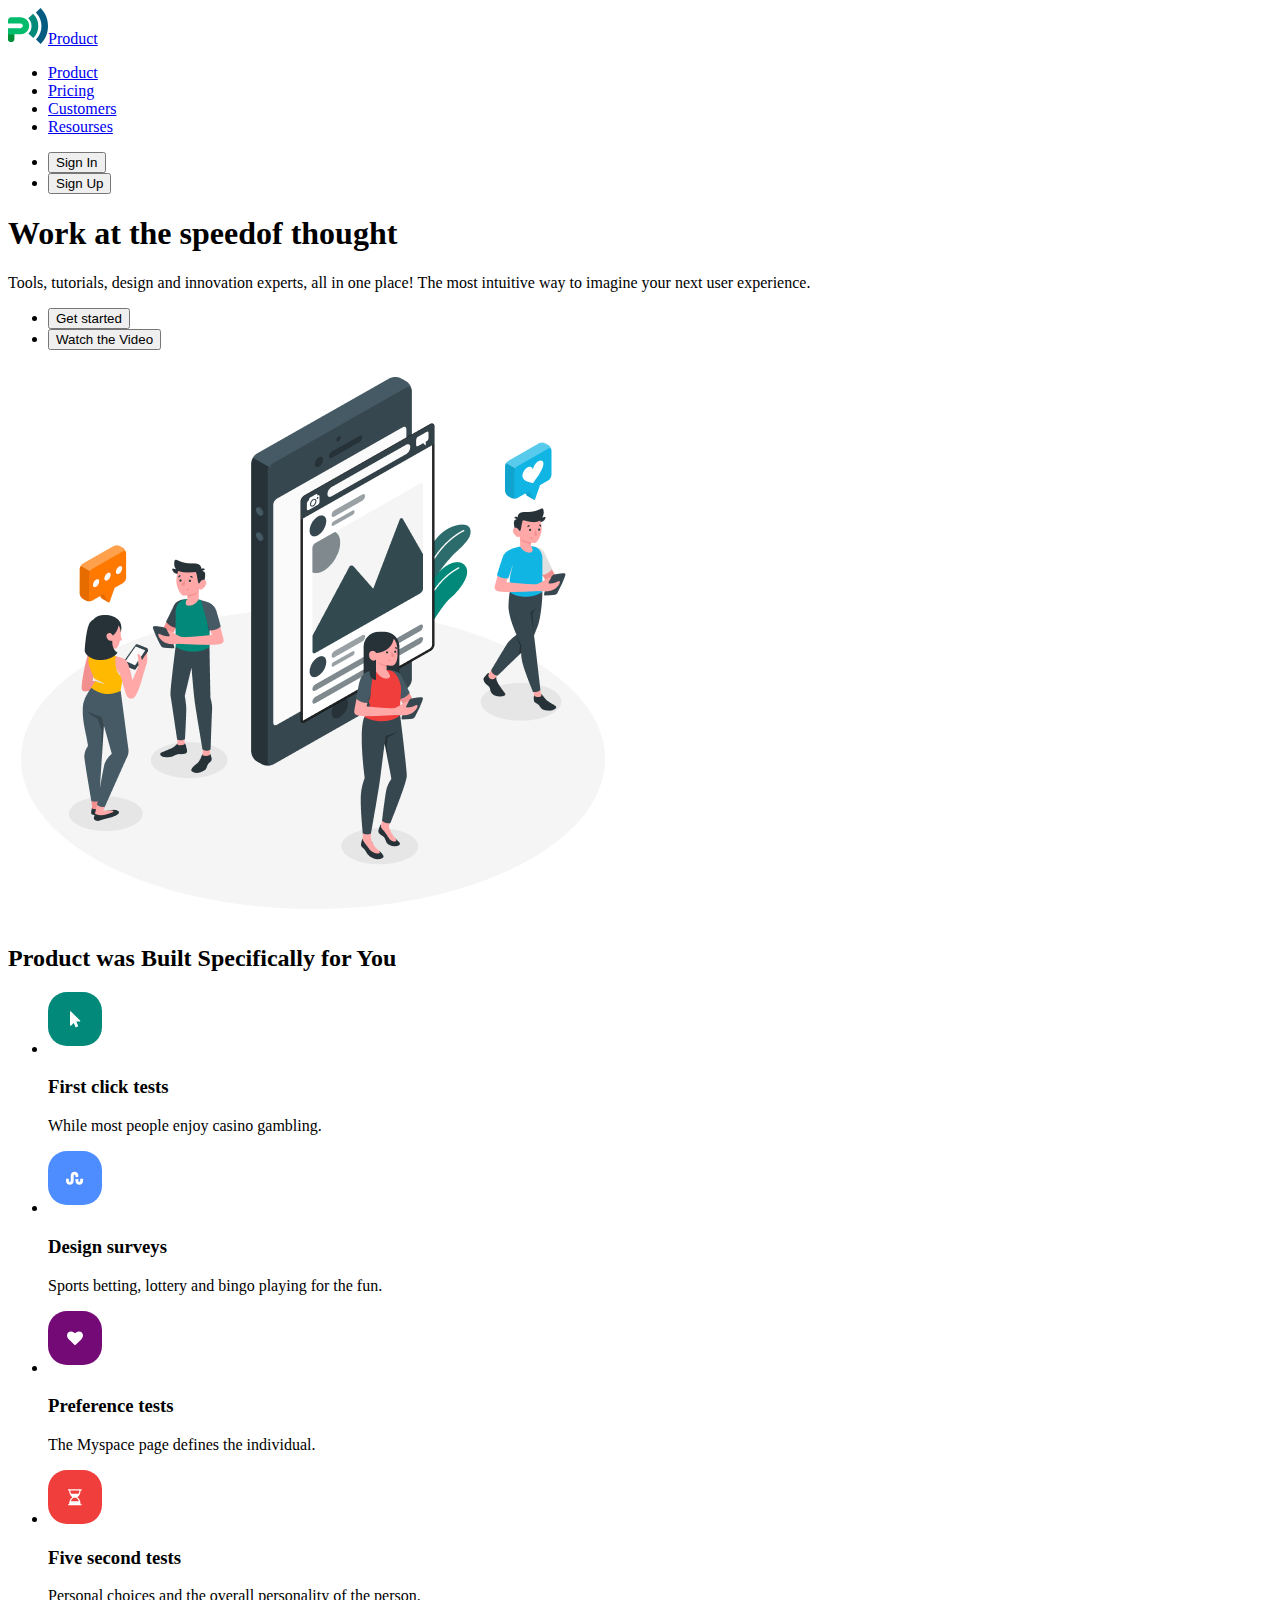
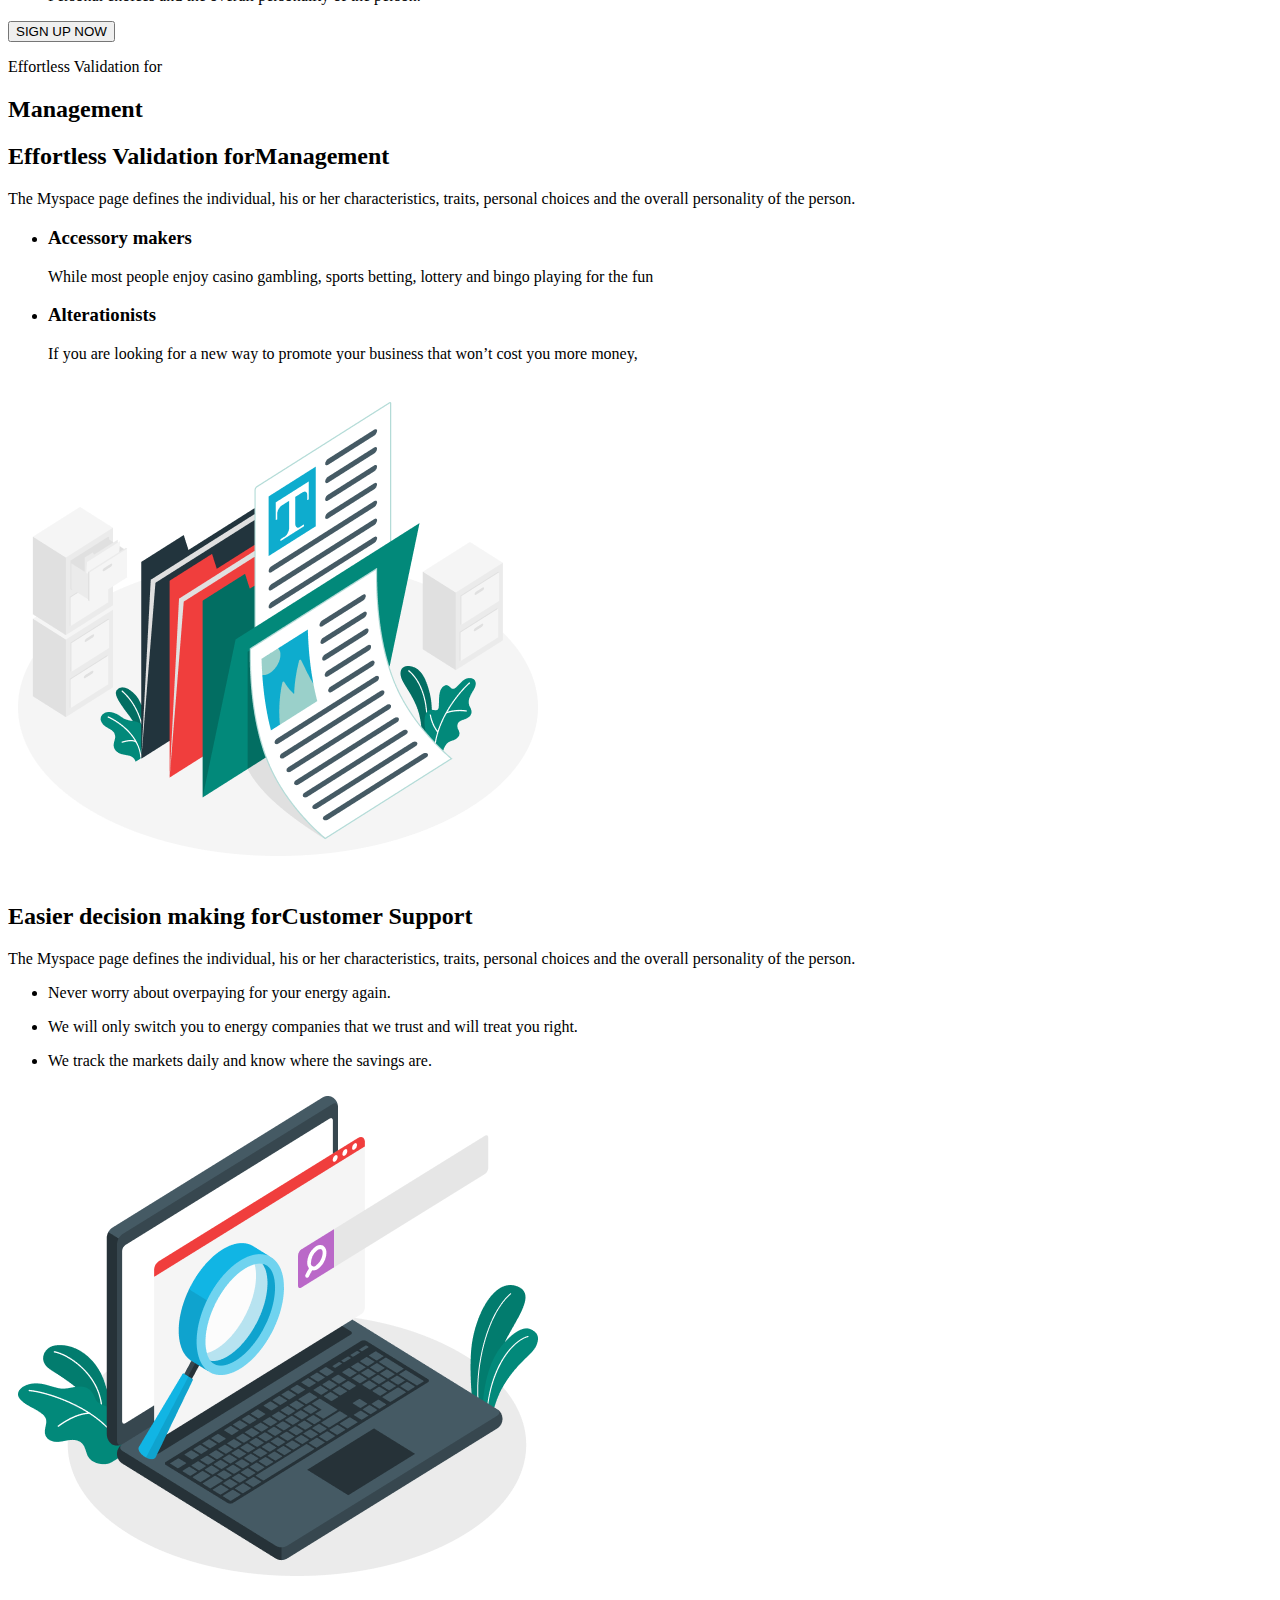
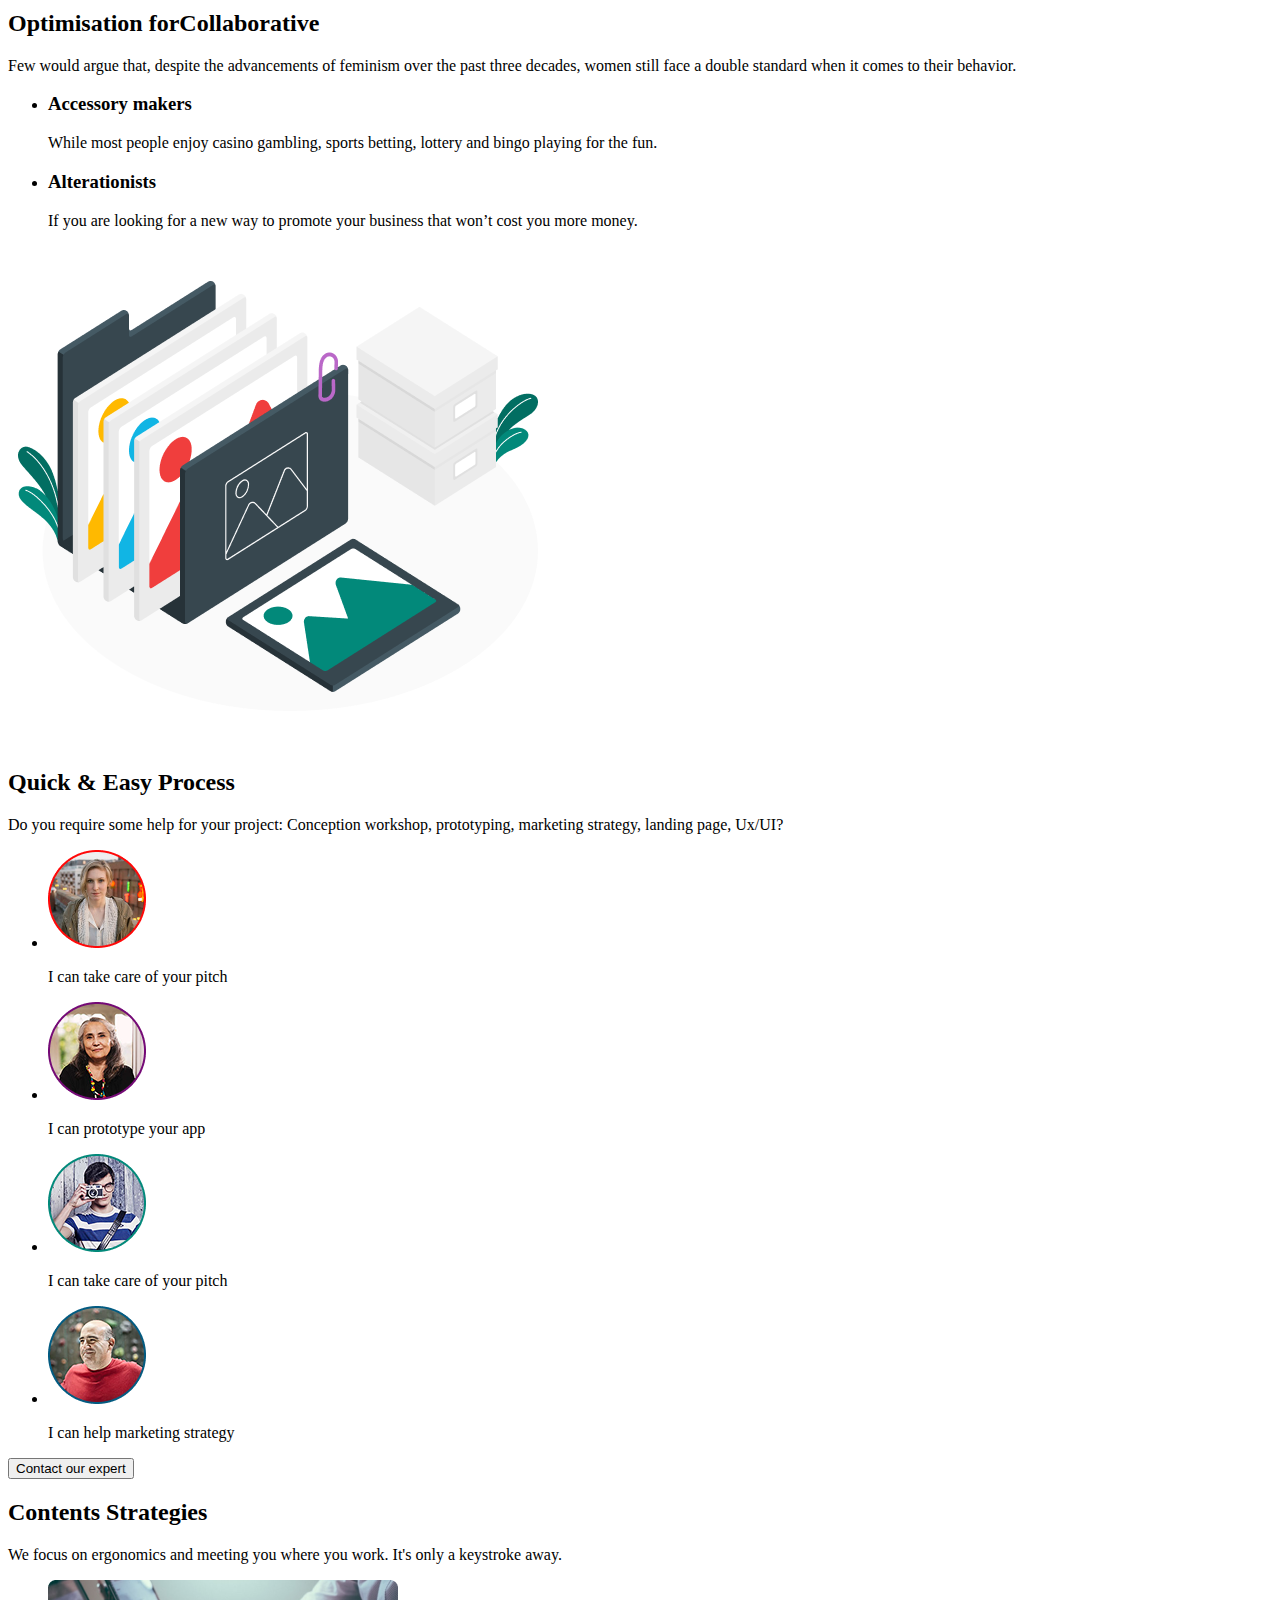
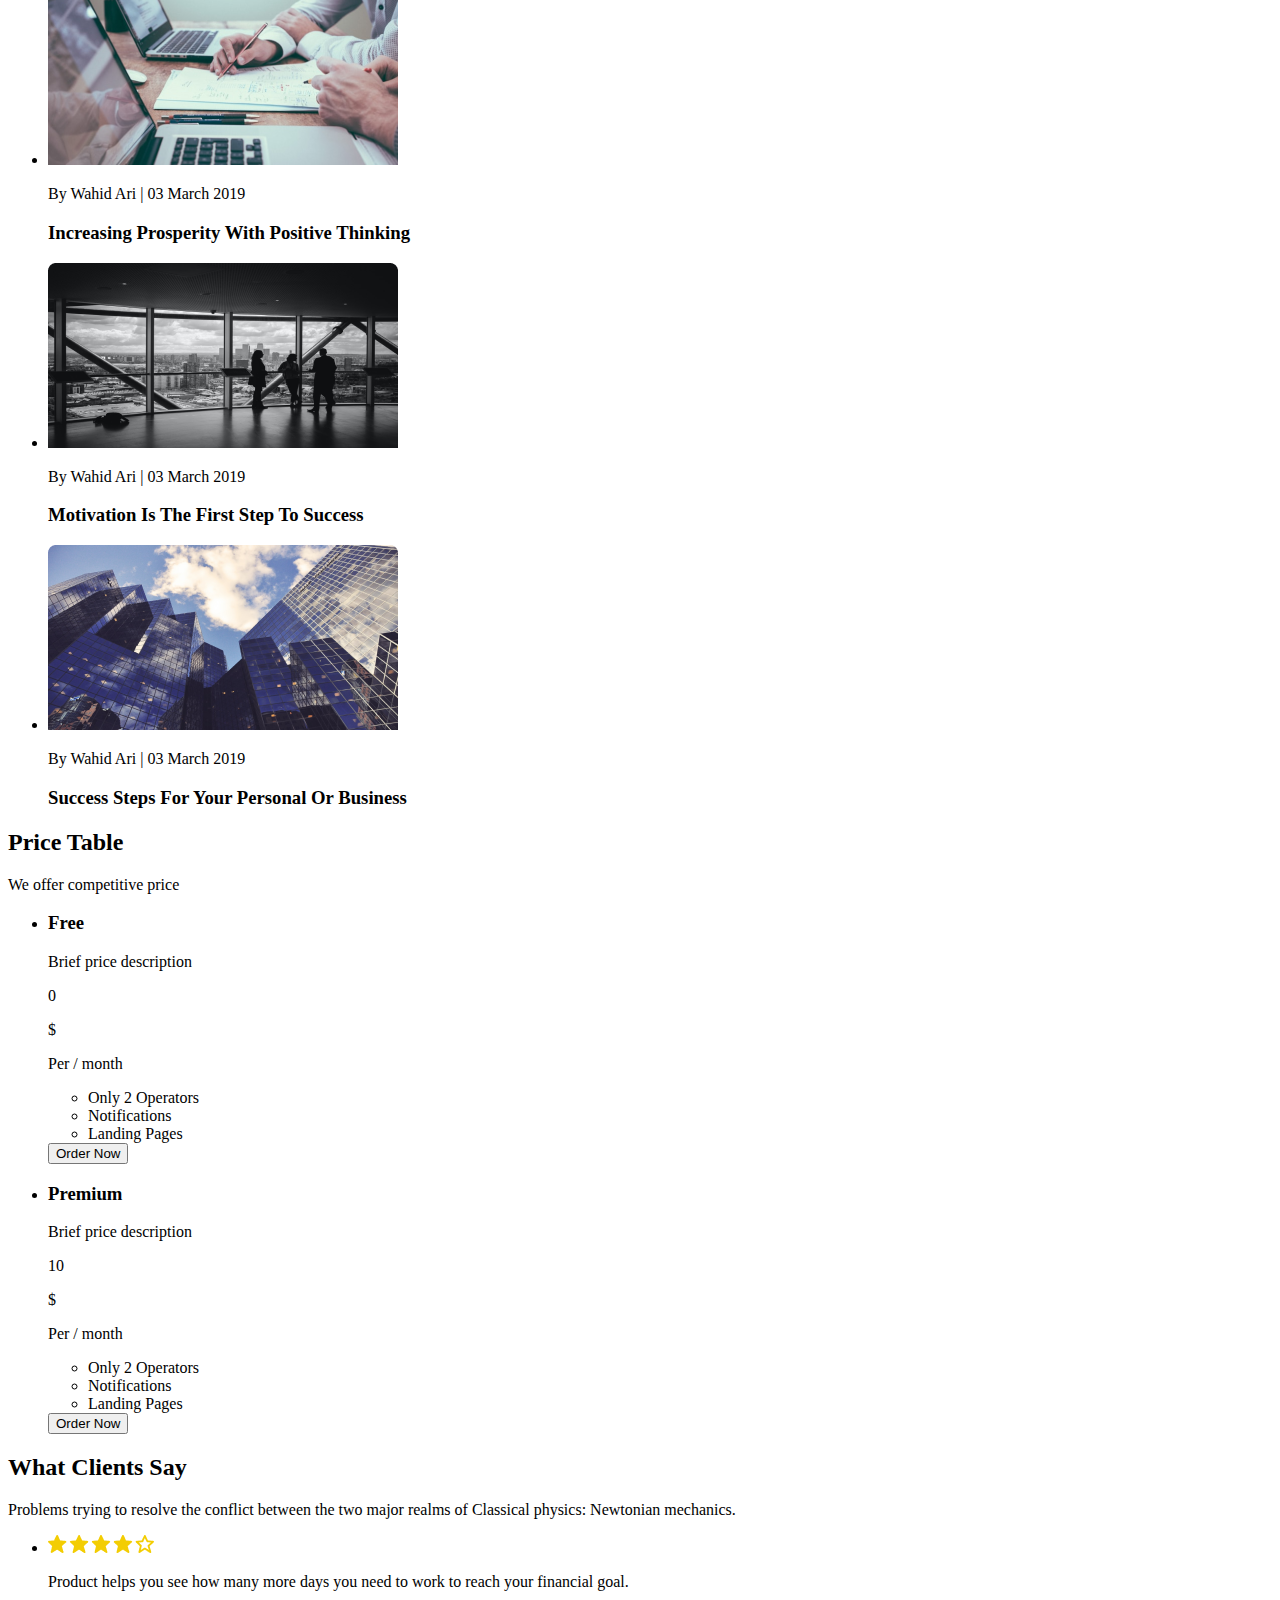
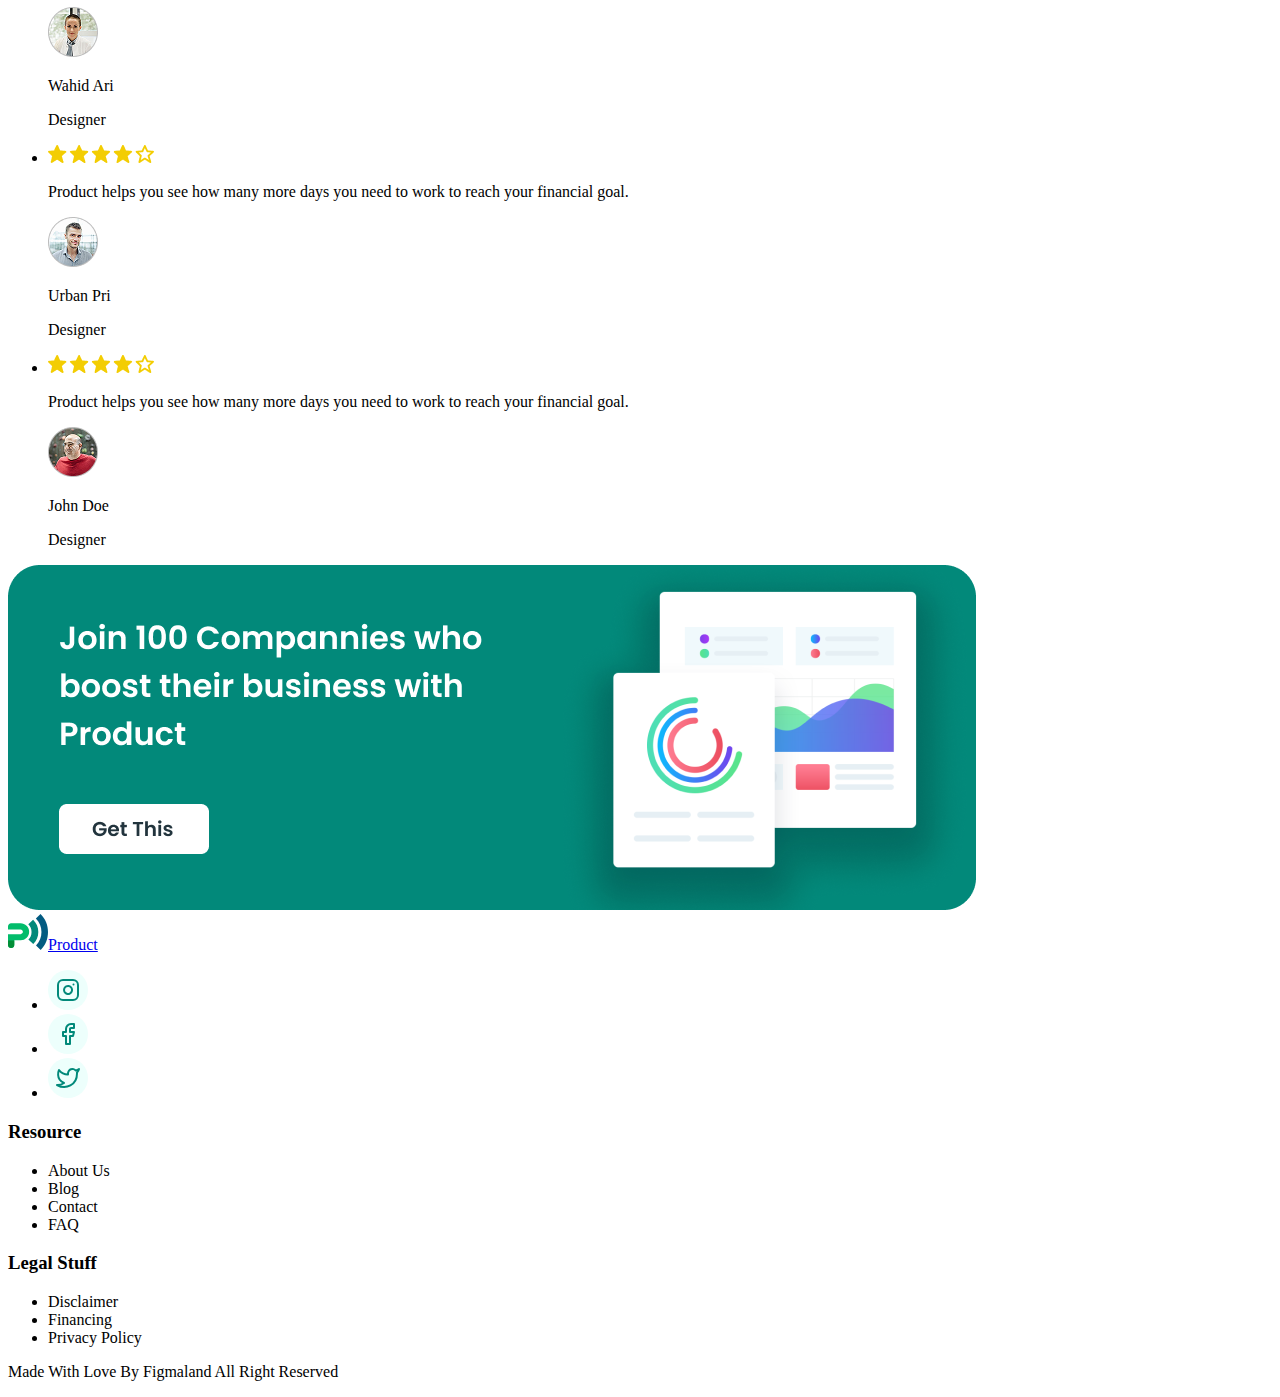
<file: index.html.html>
<!DOCTYPE html>
<html lang="en">

<head>
    <meta charset="UTF-8">
    <meta name="viewport" content="width=device-width, initial-scale=1.0">
    <title>Bisness promotion</title>

</head>
<!-- body -->

<body>
    <header>
        <nav>
            <a href="./index.html"><img src="./images/logo.svg" alt="logo" />Product</a>
            <ul>
                <li><a href="./index.html">Product</a></li>
                <li><a href="./pricing.html">Pricing</a></li>
                <li><a href="./customers.html">Customers</a></li>
                <li><a href="./resourses.html">Resourses</a></li>
            </ul>
        </nav>
        <ul>
            <li><button type="button">Sign In</button></li>
            <li><button type="button">Sign Up</button></li>
        </ul>
    </header>
    <!-- main -->
    <main>
        <section>
            <h1>Work at the speedof thought</h1>
            <p>Tools, tutorials, design and innovation experts, all in one place! The most intuitive way to imagine your
                next user
                experience.
            </p>
            <ul>
                <li><button type="button">Get started</button></li>
                <li><button type="button">Watch the Video</button></li>
            </ul>
            <img src="./images/hero.png" alt="hero" />
        </section>
        <section>
            <h2>Product was Built Specifically for You</h2>
            <ul>
                <li>
                    <div>
                        <img src="./images/icon-1.svg" alt="icon-1">
                    </div>
                    <h3>First click tests</h3>
                    <p>While most people enjoy casino gambling.</p>
                </li>
                <li>
                    <div>
                        <img src="./images/icon-2.svg" alt="icon-2">
                    </div>
                    <h3>Design surveys</h3>
                    <p>Sports betting, lottery and bingo playing for the fun.</p>
                </li>
                <li>
                    <div>
                        <img src="./images/icon-3.svg" alt="icon-3">
                    </div>
                    <h3>Preference tests</h3>
                    <p>The Myspace page defines the individual.</p>
                </li>
                <li>
                    <div>
                        <img src="./images/icon-4.svg" alt="icon-4">
                    </div>
                    <h3>Five second tests</h3>
                    <p>Personal choices and the overall personality of the person.</p>
                </li>
            </ul>
            <button type="button">SIGN UP NOW</button>
        </section>
        <section>
            <p>Effortless Validation for</p>
            <h2>Management</h2>
            <h2><span>Effortless Validation for</span>Management</h2>
            <p>
                The Myspace page defines the individual, his or her characteristics, traits, personal choices and the
                overall personality of the person.
            </p>
            <ul>
                <li>
                    <h3>Accessory makers</h3>
                    <p>
                        While most people enjoy casino gambling, sports betting, lottery
                        and bingo playing for the fun
                    </p>
                </li>
                <li>
                    <h3>Alterationists</h3>
                    <p>
                        If you are looking for a new way to promote your business that
                        won’t cost you more money,
                    </p>
                </li>
            </ul>
            <img src="./images/management.png" alt="management" />
        </section>
        <section>
            <h2><span>Easier decision making for</span>Customer Support</h2>
            <p>
                The Myspace page defines the individual, his or her characteristics, traits, personal
                choices and the overall personality of the person.
            </p>
            <ul>
                <li>
                    <div></div>
                    <p>Never worry about overpaying for your energy again.</p>
                </li>
                <li>
                    <div></div>
                    <p>We will only switch you to energy companies that we trust and will treat you right.</p>
                </li>
                <li>
                    <div></div>
                    <p>We track the markets daily and know where the savings are.</p>
                </li>
            </ul>
            <img src="./images/support.png" alt="support" />
        </section>
        <section>
            <h2><span>Optimisation for</span>Collaborative</h2>
            <p>
                Few would argue that, despite the advancements of feminism over the past three decades,
                women still face a double standard when it comes to their behavior.
            </p>
            <ul>
                <li>
                    <h3>Accessory makers</h3>
                    <p>
                        While most people enjoy casino gambling, sports betting, lottery
                        and bingo playing for the fun.
                    </p>
                </li>
                <li>
                    <h3>Alterationists</h3>
                    <p>
                        If you are looking for a new way to promote your business that
                        won’t cost you more money.
                    </p>
                </li>
            </ul>
            <img src="./images/collaboration.png" alt="collaboration" />
        </section>
        <section>
            <h2>Quick & Easy Process</h2>
            <p>
                Do you require some help for your project: Conception workshop, prototyping, marketing
                strategy, landing page, Ux/UI?
            </p>
            <ul>
                <li>
                    <img src="./images/girl.png" alt="girl" />
                    <p>I can take care of your pitch</p>
                </li>
                <li>
                    <img src="./images/women.png" alt="women" />
                    <p>I can prototype your app</p>
                </li>
                <li>
                    <img src="./images/boy.png" alt="boy" />
                    <p>I can take care of your pitch</p>
                </li>
                <li>
                    <img src="./images/man.png" alt="man" />
                    <p>I can help marketing strategy</p>
                </li>
            </ul>
            <button type="button">Contact our expert</button>
        </section>
        <section>
            <h2>Contents Strategies</h2>
            <p>We focus on ergonomics and meeting you where you work. It's only a keystroke away.</p>
            <ul>
                <li>
                    <img src="./images/hands.png" alt="hands" />
                    <p>By Wahid Ari | 03 March 2019</p>
                    <h3>Increasing Prosperity With Positive Thinking</h3>
                </li>
                <li>
                    <img src="./images/peoples.png" alt="peoples" />
                    <p>By Wahid Ari | 03 March 2019</p>
                    <h3>Motivation Is The First Step To Success</h3>
                </li>
                <li>
                    <img src="./images/building.png" alt="building" />
                    <p>By Wahid Ari | 03 March 2019</p>
                    <h3>Success Steps For Your Personal Or Business</h3>
                </li>
            </ul>
        </section>
        <section>
            <h2>Price Table</h2>
            <p>We offer competitive price</p>
            <ul>
                <li>
                    <h3>Free</h3>
                    <p>Brief price description</p>
                    <p>0</p>
                    <p>$</p>
                    <p>Per / month</p>
                    <ul>
                        <li>Only 2 Operators</li>
                        <li>Notifications</li>
                        <li>Landing Pages</li>
                    </ul>
                    <button type="button">Order Now</button>
                </li>
                <li>
                    <h3>Premium</h3>
                    <p>Brief price description</p>
                    <p>10</p>
                    <p>$</p>
                    <p>Per / month</p>
                    <ul>
                        <li>Only 2 Operators</li>
                        <li>Notifications</li>
                        <li>Landing Pages</li>
                    </ul>
                    <button type="button">Order Now</button>
                </li>
            </ul>
        </section>
        <section>
            <h2>What Clients Say</h2>
            <p>Problems trying to resolve the conflict between
                the two major realms of Classical physics: Newtonian mechanics.
            </p>
            <ul>
                <li>
                    <img src="./images/evaluation.png" alt="evaluation">
                    <p>Product helps you see how many
                        more days you need to work to
                        reach your financial goal.
                    </p>
                    <img src="./images/client-1.png" alt="client-1">
                    <p>Wahid Ari</p>
                    <p>Designer</p>
                </li>
                <li>
                    <img src="./images/evaluation.png" alt="evaluation">
                    <p>
                        Product helps you see how many
                        more days you need to work to
                        reach your financial goal.
                    </p>
                    <img src="./images/client-2.png" alt="client-2">
                    <p>Urban Pri</p>
                    <p>Designer</p>
                </li>
                <li>
                    <img src="./images/evaluation.png" alt="evaluation">
                    <p>
                        Product helps you see how many
                        more days you need to work to
                        reach your financial goal.
                    </p>
                    <img src="./images/client-3.png" alt="client-3">
                    <p>John Doe</p>
                    <p>Designer</p>
                </li>
            </ul>
        </section>
        <section>
            <img src="./images/frame-16.png" alt="frame-16">
        </section>
    </main>
    <!-- footer -->
    <footer>
        <div>
            <div>
                <a href="./index.html"><img src="./images/logo.svg" alt="logo" />Product</a>
                <ul>
                    <li>
                        <a href="#"><img src="./images/instagram.svg" alt="instagram" /></a>
                    </li>
                    <li>
                        <a href="#"><img src="./images/facebook.svg" alt="facebook" /></a>
                    </li>
                    <li>
                        <a href="#"><img src="./images/twitter.svg" alt="twitter" /></a>
                    </li>
                </ul>
            </div>
            <div>
                <h3>Resource</h3>
                <ul>
                    <li>About Us</li>
                    <li>Blog</li>
                    <li>Contact</li>
                    <li>FAQ</li>
                </ul>
            </div>
            <div>
                <h3>Legal Stuff</h3>
                <ul>
                    <li>Disclaimer</li>
                    <li>Financing</li>
                    <li>Privacy Policy</li>
                </ul>
            </div>
        </div>
        <div>
            <p>Made With Love By Figmaland All Right Reserved</p>
        </div>
    </footer>
</body>

</html>
</file>
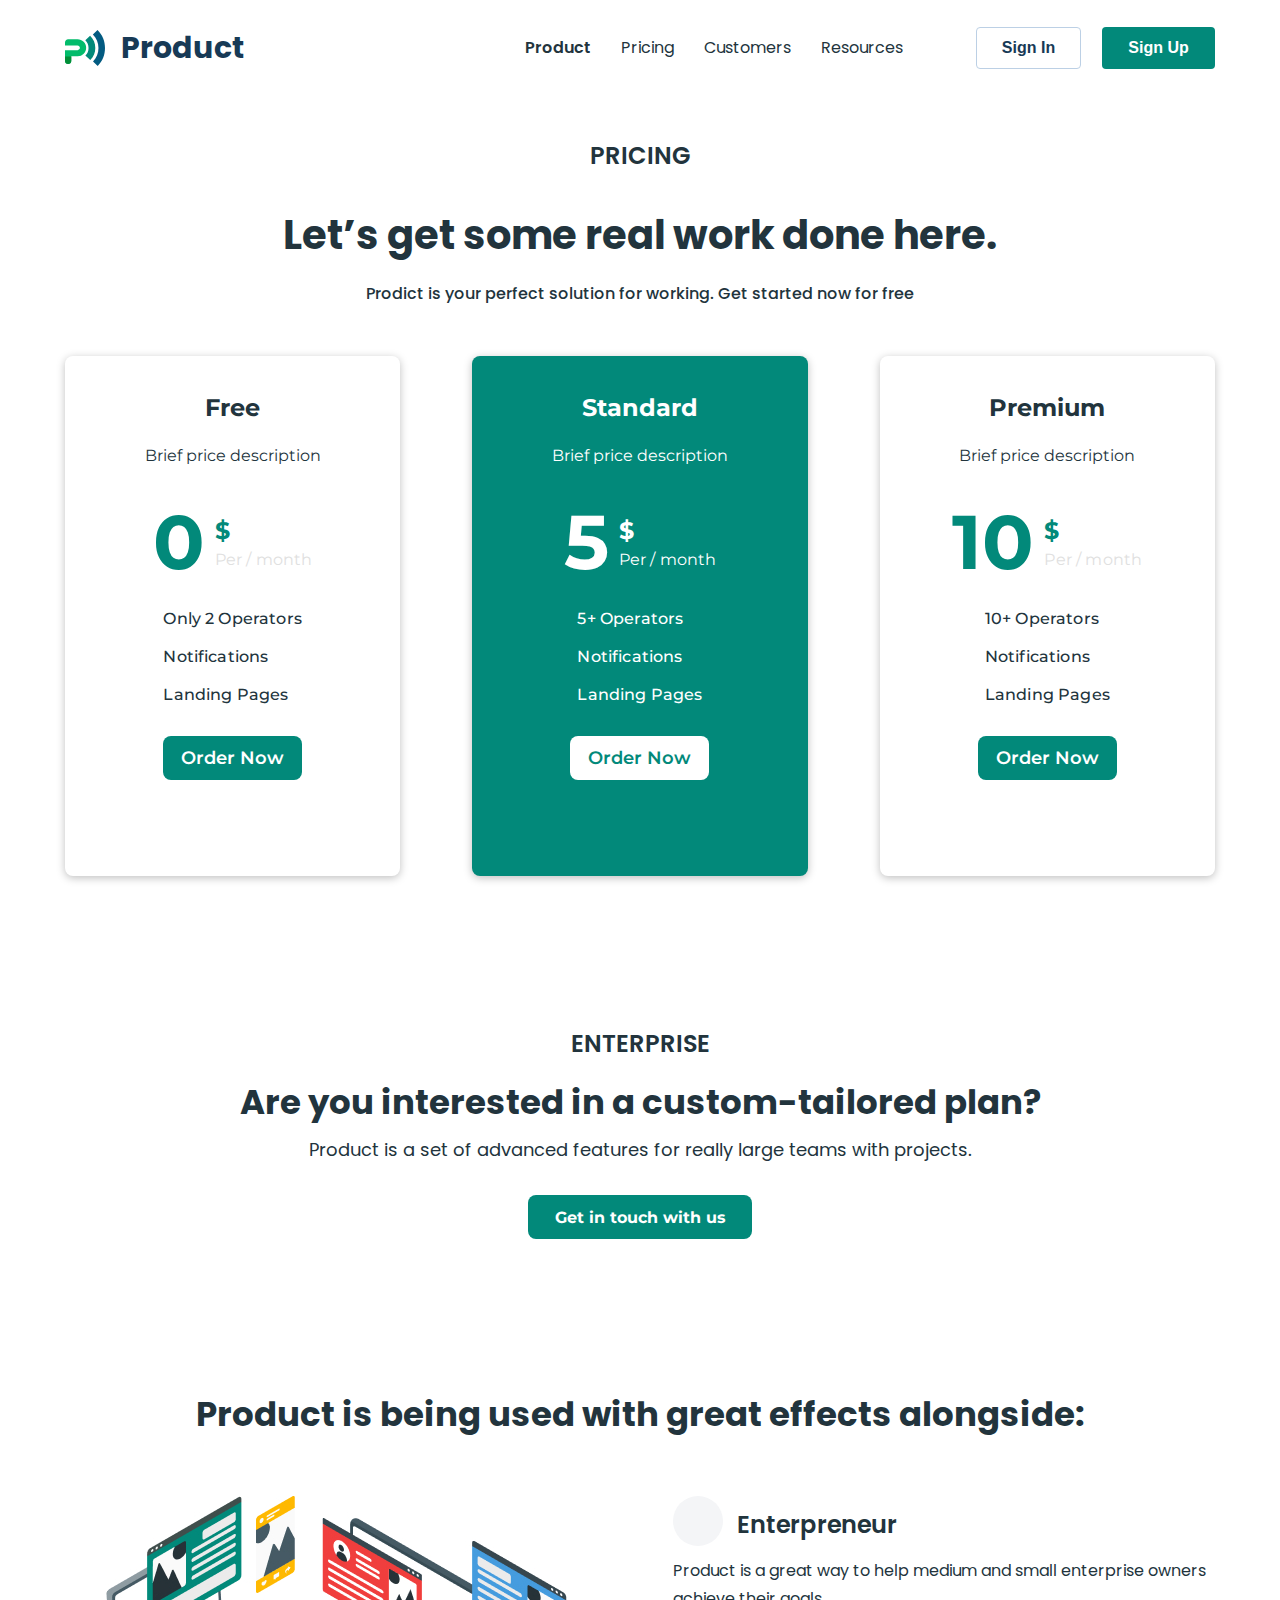
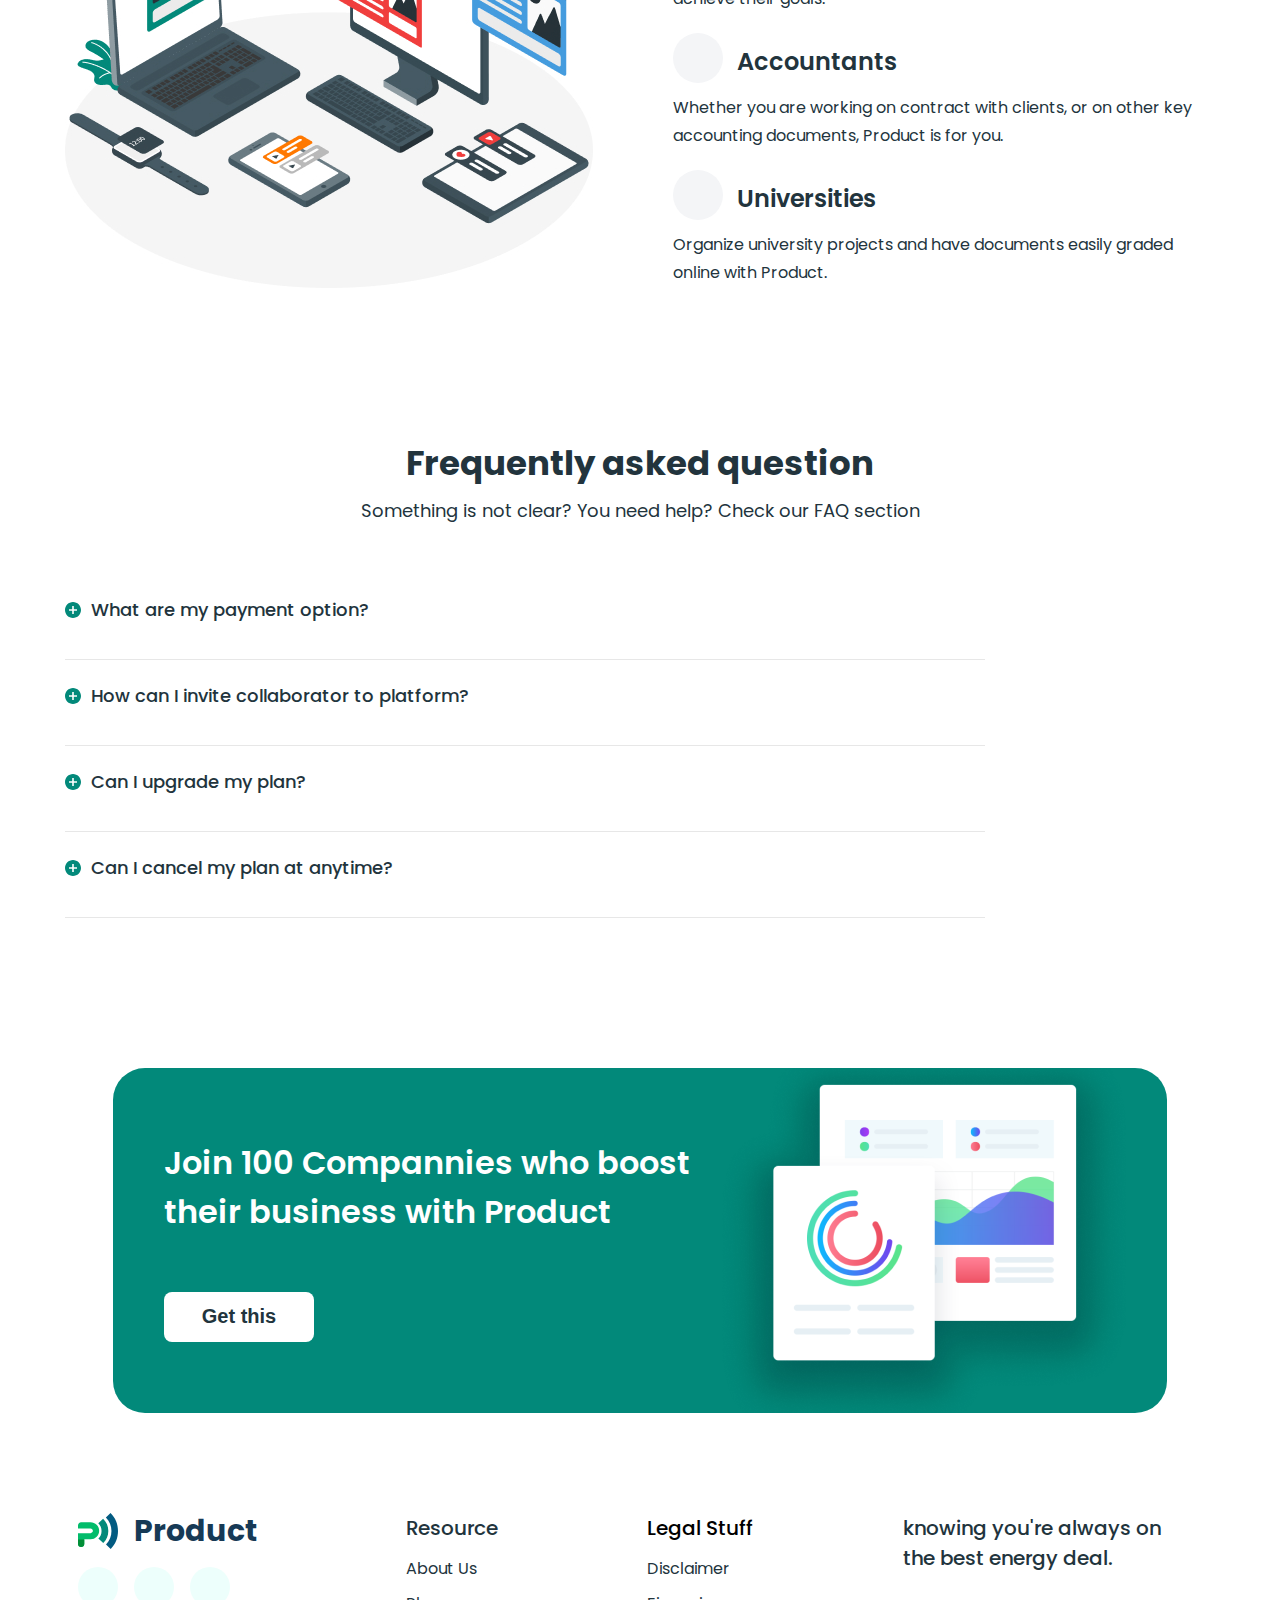
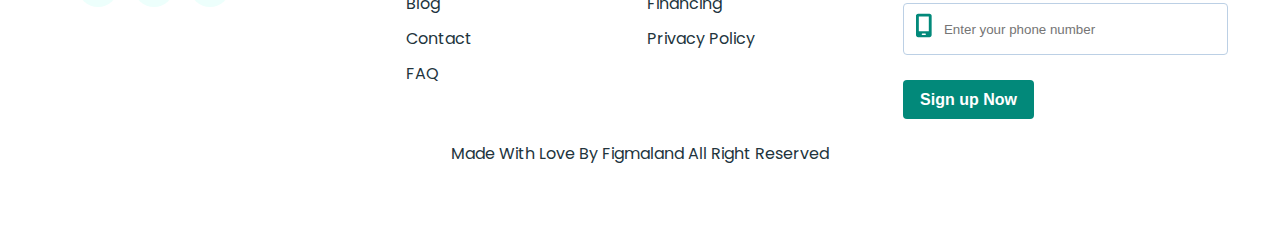
<file: pricing.html>
<!DOCTYPE html>
<html lang="en">

<head>
    <meta charset="UTF-8" />
    <meta name="viewport" content="width=device-width, initial-scale=1.0" />
    <title>Pricing</title>
    <link rel="stylesheet" href="https://cdnjs.cloudflare.com/ajax/libs/modern-normalize/3.0.1/modern-normalize.min.css"
        integrity="sha512-q6WgHqiHlKyOqslT/lgBgodhd03Wp4BEqKeW6nNtlOY4quzyG3VoQKFrieaCeSnuVseNKRGpGeDU3qPmabCANg=="
        crossorigin="anonymous" referrerpolicy="no-referrer" />
    <link rel="preconnect" href="https://fonts.googleapis.com" />
    <link rel="preconnect" href="https://fonts.gstatic.com" crossorigin />
    <link
        href="https://fonts.googleapis.com/css2?family=Inter:wght@100..900&family=Montserrat:wght@100..900&family=Poppins:wght@400;500;600;700;800;900&family=Roboto:wght@100..900&display=swap"
        rel="stylesheet" />
    <link rel="stylesheet" href="./css/styles.css" />
</head>

<body>
    <!-- #region header -->
    <header class="header">
        <div class="container">
            <nav class="navigation">
                <a href="./index.html" class="logo-header"><img src="./images/logo.svg" alt="logo" />Product</a>
                <ul class="header-nav-list">
                    <li class="header-nav-list-item">
                        <a href="./index.html" class="header-nav-list-link current">Product</a>
                    </li>
                    <li class="header-nav-list-item">
                        <a href="./pricing.html" class="header-nav-list-link">Pricing</a>
                    </li>
                    <li class="header-nav-list-item">
                        <a href="./customers.html" class="header-nav-list-link">Customers</a>
                    </li>
                    <li class="header-nav-list-item">
                        <a href="./resourses.html" class="header-nav-list-link">Resources</a>
                    </li>
                </ul>
            </nav>
            <ul class="header-btn-list">
                <li class="header-btn-list-item">
                    <button type="button" class="header-btn-list-sign-in">Sign In</button>
                </li>
                <li class="header-btn-list-item">
                    <button type="button" class="header-btn-list-sign-up">Sign Up</button>
                </li>
            </ul>
        </div>
    </header>
    <!-- #endregion header -->
    <main>
        <!-- region pricing -->

        <section class="pricing-wrap">
            <div class="container">
                <p class="pricing-title-wrap">Pricing</p>
                <h1 class="pricing-title-wrapper">
                    Let’s get some real work done here.
                </h1>
                <p class="pricing-descr-wrap">
                    Prodict is your perfect solution for working. Get started now for free
                </p>
                <ul class="price-list">
                    <li class="price-item">
                        <h3 class="price-item-title">Free</h3>
                        <p class="price-item-title-descr">Brief price description</p>

                        <div class="priscing-wrap">
                            <h4 class="price-number">0</h4>
                            <div class="price-number-wrap">
                                <p class="price-valute">$</p>
                                <p class="price-period">Per / month</p>
                            </div>
                        </div>
                        <ul class="price-list-points">
                            <li class="price-points-item">
                                <h5 class="item-operations">Only 2 Operators</h5>
                            </li>
                            <li class="price-points-item">
                                <h5 class="item-notifications">Notifications</h5>
                            </li>
                            <li class="price-points-item">
                                <h5 class="item-landing">Landing Pages</h5>
                            </li>
                        </ul>
                        <button type="button" class="price-btn">Order Now</button>
                    </li>
                    <li class="price-item">
                        <h3 class="price-item-title standart">Standard</h3>
                        <p class="price-item-title-descr standart">Brief price description</p>
                        <div class="priscing-wrap">
                            <h4 class="price-number standart">5</h4>
                            <div class="price-number-wrap">
                                <p class="price-valute standart">$</p>
                                <p class="price-period standart">Per / month</p>
                            </div>
                        </div>

                        <ul class="price-list-points">
                            <li class="price-points-item">
                                <h5 class="item-operations standart">5+ Operators</h5>
                            </li>
                            <li class="price-points-item">
                                <h5 class="item-notifications standart">Notifications</h5>
                            </li>
                            <li class="price-points-item">
                                <h5 class="item-landing standart">Landing Pages</h5>
                            </li>
                        </ul>
                        <button type="button" class="price-btn standart-btn">Order Now</button>
                    </li>
                    <li class="price-item">
                        <h3 class="price-item-title">Premium</h3>
                        <p class="price-item-title-descr">Brief price description</p>
                        <div class="priscing-wrap">
                            <h4 class="price-number">10</h4>
                            <div class="price-number-wrap">
                                <p class="price-valute">$</p>
                                <p class="price-period">Per / month</p>
                            </div>
                        </div>
                        <ul class="price-list-points">
                            <li class="price-points-item">
                                <h5 class="item-operations">10+ Operators</h5>
                            </li>
                            <li class="price-points-item">
                                <h5 class="item-notifications">Notifications</h5>
                            </li>
                            <li class="price-points-item">
                                <h5 class="item-landing">Landing Pages</h5>
                            </li>
                        </ul>
                        <button type="button" class="price-btn">Order Now</button>
                    </li>
                </ul>
            </div>
        </section>

        <!-- endregion pricing -->

        <!-- region enterprise -->

        <section class="enterprise">
            <div class="container">
                <p class="enterprise-descr">
                    Enterprise
                </p>
                <h2 class="enterprise-title">
                    Are you interested in a custom-tailored plan?
                </h2>
                <p class="enterprise-descr-wrap">
                    Product is a set of advanced features for really large teams with projects.
                </p>
                <button class="btn enterprise-btn" type="button">Get in touch with us</button>
            </div>
        </section>

        <!-- endregion enterprise -->

        <!-- region effects alongsite -->

        <section class="effects">
            <div class="container">
                <h2 class="effects-title">
                    Product is being used with great effects alongside:
                </h2>
                <div class="effects-wrap">
                    <ul class="effects-list">
                        <li class="effects-item">
                            <div class="icon-box-effects">
                                <svg class="icon-enterpreneur" width="24" height="24">
                                    <use href="./images/icons.svg#icon-enterpreneur"></use>
                                </svg>
                            </div>
                            <h3 class="effects-subtitle">
                                Enterpreneur
                            </h3>
                            <p class="effects-descr">
                                Product is a great way to help medium and small enterprise owners achieve their goals.
                            </p>
                        </li>
                        <li class="effects-item">
                            <div class="icon-box-effects">
                                <svg class="icon-enterpreneur" width="24" height="24">
                                    <use href="./images/icons.svg#icon-accountans"></use>
                                </svg>
                            </div>
                            <h3 class="effects-subtitle">
                                Accountants
                            </h3>
                            <p class="effects-descr">
                                Whether you are working on contract with clients, or on other key accounting documents,
                                Product is for you.
                            </p>
                        </li>
                        <li class="effects-item">
                            <div class="icon-box-effects">
                                <svg class="icon-enterpreneur" width="24" height="24">
                                    <use href="./images/icons.svg#icon-universities"></use>
                                </svg>
                            </div>
                            <h3 class="effects-subtitle">
                                Universities
                            </h3>
                            <p class="effects-descr">
                                Organize university projects and have documents easily graded online with Product.
                            </p>
                        </li>
                    </ul>
                    <img src="./images/amico.jpg" alt="amico">
                </div>
            </div>
        </section>

        <!-- endregion effects alongsite -->

        <!-- #region Frequently asked question -->
        <section class="question">
            <div class="container">
                <h2 class="question-title">Frequently asked question</h2>
                <p class="question-descr">Something is not clear? You need help? Check our FAQ
                    section</p>
                <ul class="question-list">
                    <li class="question-list-item">
                        <details class="question-details">
                            <summary class="questions-sum">
                                <svg class="icon plus">
                                    <use href="./images/icons.svg#icon-plus"></use>
                                </svg>
                                <svg class="icon minus">
                                    <use href="./images/icons.svg#icon-minus"></use>
                                </svg>
                                What are my payment option?
                            </summary>
                            <p class="questions-ans">
                                After creating your account you will have an oppurtunity to
                                create your first
                                project that will be associated withthe collaborators e-mail. An
                                invitation will
                                be sent automatically. Then, invited user will have to confirm
                                his account by
                                e-mail and finish userd onboarding.
                            </p>
                        </details>
                    </li>
                    <li class="question-list-item">
                        <details>
                            <summary class="questions-sum">
                                <svg class="icon plus">
                                    <use href="./images/icons.svg#icon-plus"></use>
                                </svg>
                                <svg class="icon minus">
                                    <use href="./images/icons.svg#icon-minus"></use>
                                </svg>
                                How can I invite collaborator to platform?
                            </summary>
                            <p class="questions-ans">
                                After creating your account you will have an oppurtunity to
                                create your first
                                project that will be associated withthe collaborators e-mail. An
                                invitation will
                                be sent automatically. Then, invited user will have to confirm
                                his account by
                                e-mail and finish userd onboarding.
                            </p>
                        </details>
                    </li>
                    <li class="question-list-item">
                        <details>
                            <summary class="questions-sum">
                                <svg class="icon plus">
                                    <use href="./images/icons.svg#icon-plus"></use>
                                </svg>
                                <svg class="icon minus">
                                    <use href="./images/icons.svg#icon-minus"></use>
                                </svg>
                                Can I upgrade my plan?
                            </summary>
                            <p class="questions-ans">
                                After creating your account you will have an oppurtunity to
                                create your first
                                project that will be associated withthe collaborators e-mail. An
                                invitation will
                                be sent automatically. Then, invited user will have to confirm
                                his account by
                                e-mail and finish userd onboarding.
                            </p>
                        </details>
                    </li>
                    <li class="question-list-item">
                        <details>
                            <summary class="questions-sum">
                                <svg class="icon plus">
                                    <use href="./images/icons.svg#icon-plus"></use>
                                </svg>
                                <svg class="icon minus">
                                    <use href="./images/icons.svg#icon-minus"></use>
                                </svg>
                                Can I cancel my plan at anytime?
                            </summary>
                            <p class="questions-ans">
                                After creating your account you will have an oppurtunity to
                                create your first
                                project that will be associated withthe collaborators e-mail. An
                                invitation will
                                be sent automatically. Then, invited user will have to confirm
                                his account by
                                e-mail and finish userd onboarding.
                            </p>
                        </details>
                    </li>
                </ul>
            </div>
        </section>
        <!-- #endregion Frequently asked question-->
        <!-- #region promo -->
        <section class="promo">
            <div class="container">
                <div class="promo-wrap">
                    <h2 hidden>Promo</h2>
                    <p class="promo-descr">Join 100 Compannies who boost their business with
                        Product</p>
                    <button type="button" class="promo-btn">Get this</button>
                </div>
                <img src="./images/promo.png" alt="promo" />
            </div>
        </section>
        <!-- #endregion promo-->
    </main>
    <!-- #region footer -->

    <footer class="footer">
        <div class="container footer-wrap">
            <div class="">
                <a href="./index.html" class="logo-header footer-logo"><img src="./images/logo.svg" alt="logo"
                        width="40" height="36" />Product</a>
                <ul class="social-networks-list">
                    <li class="social-networks-item">
                        <a class="social-networks-link" href="" target="_blank">
                            <svg class="social-list-icon" width="24" height="24">
                                <use href="./images/icons.svg#icon-instagram"></use>
                            </svg>
                        </a>
                    </li>
                    <li class="social-networks-item">
                        <a class="social-networks-link" href="" target="_blank">
                            <svg class="social-list-icon" width="24" height="24">
                                <use href="./images/icons.svg#icon-facebook"></use>
                            </svg>
                        </a>
                    </li>
                    <li class="social-networks-item">
                        <a class="social-networks-link" href="" target="_blank">
                            <svg class="social-list-icon" width="24" height="24">
                                <use href="./images/icons.svg#icon-twitter"></use>
                            </svg>
                        </a>
                    </li>
                </ul>

            </div>
            <div class="footer-container">
                <p class="footer-resourses">Resource</p>
                <ul class="footer-resourses-list">
                    <li class="footer-resourses-item">
                        <a href="" class="footer-resourses-link">About Us</a>
                    </li>
                    <li class="footer-resourses-item">
                        <a href="" class="footer-resourses-link">Blog</a>
                    </li>
                    <li class="footer-resourses-item">
                        <a href="" class="footer-resourses-link">Contact</a>
                    </li>
                    <li class="footer-resourses-item"><a href="" class="footer-resourses-link">FAQ</a></li>
                </ul>
            </div>
            <div class="footer-container">
                <p class="footer-stuff">Legal Stuff</p>
                <ul class="footer-stuff-list">
                    <li class="footer-stuff-item"><a href="" class="footer-stuff-link">Disclaimer</a></li>
                    <li class="footer-stuff-item"><a href="" class="footer-stuff-link">Financing</a></li>
                    <li class="footer-stuff-item">
                        <a href="" class="footer-stuff-link">Privacy Policy</a>
                    </li>
                </ul>
            </div>
            <div class="footer-container">
                <p class="footer-form-title">knowing you're always on the best energy deal.</p>
                <form class="footer-form">
                    <label for="user-tel" class="input-wrapper">
                        <svg class="svg-form" width="18" height="28">
                            <use href="./images/icons.svg#icon-mobile-screen-1" />
                        </svg>
                    </label>
                    <input class="footer-form-input" type="tel" id="user-tel" name="tel"
                        placeholder="Enter your phone number" />
                    <button class="btn footer-form-btn" type="submit">Sign up Now</button>
                </form>
            </div>
        </div>
        <p class="footer-very-bottom">
            Made With Love By Figmaland All Right Reserved
        </p>

    </footer>
    <!-- #endregion footer -->
</body>

</html>
</file>
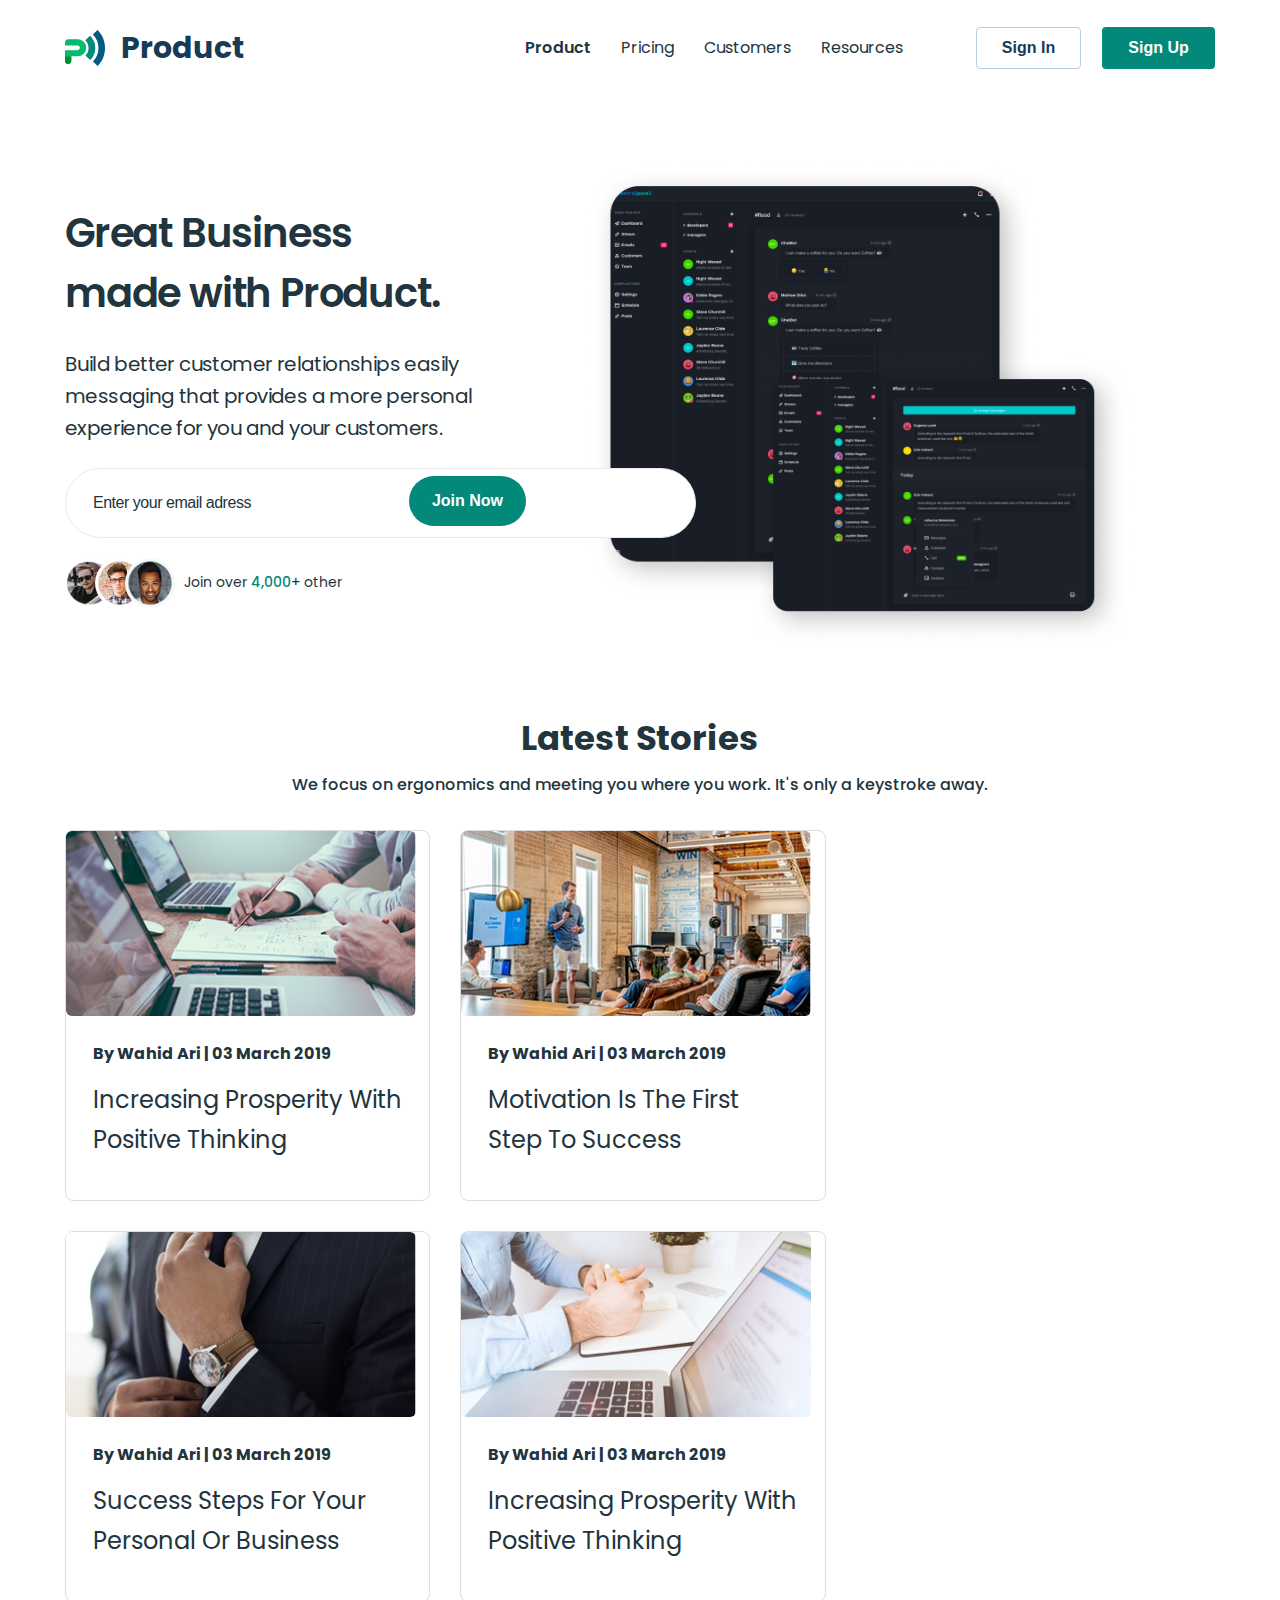
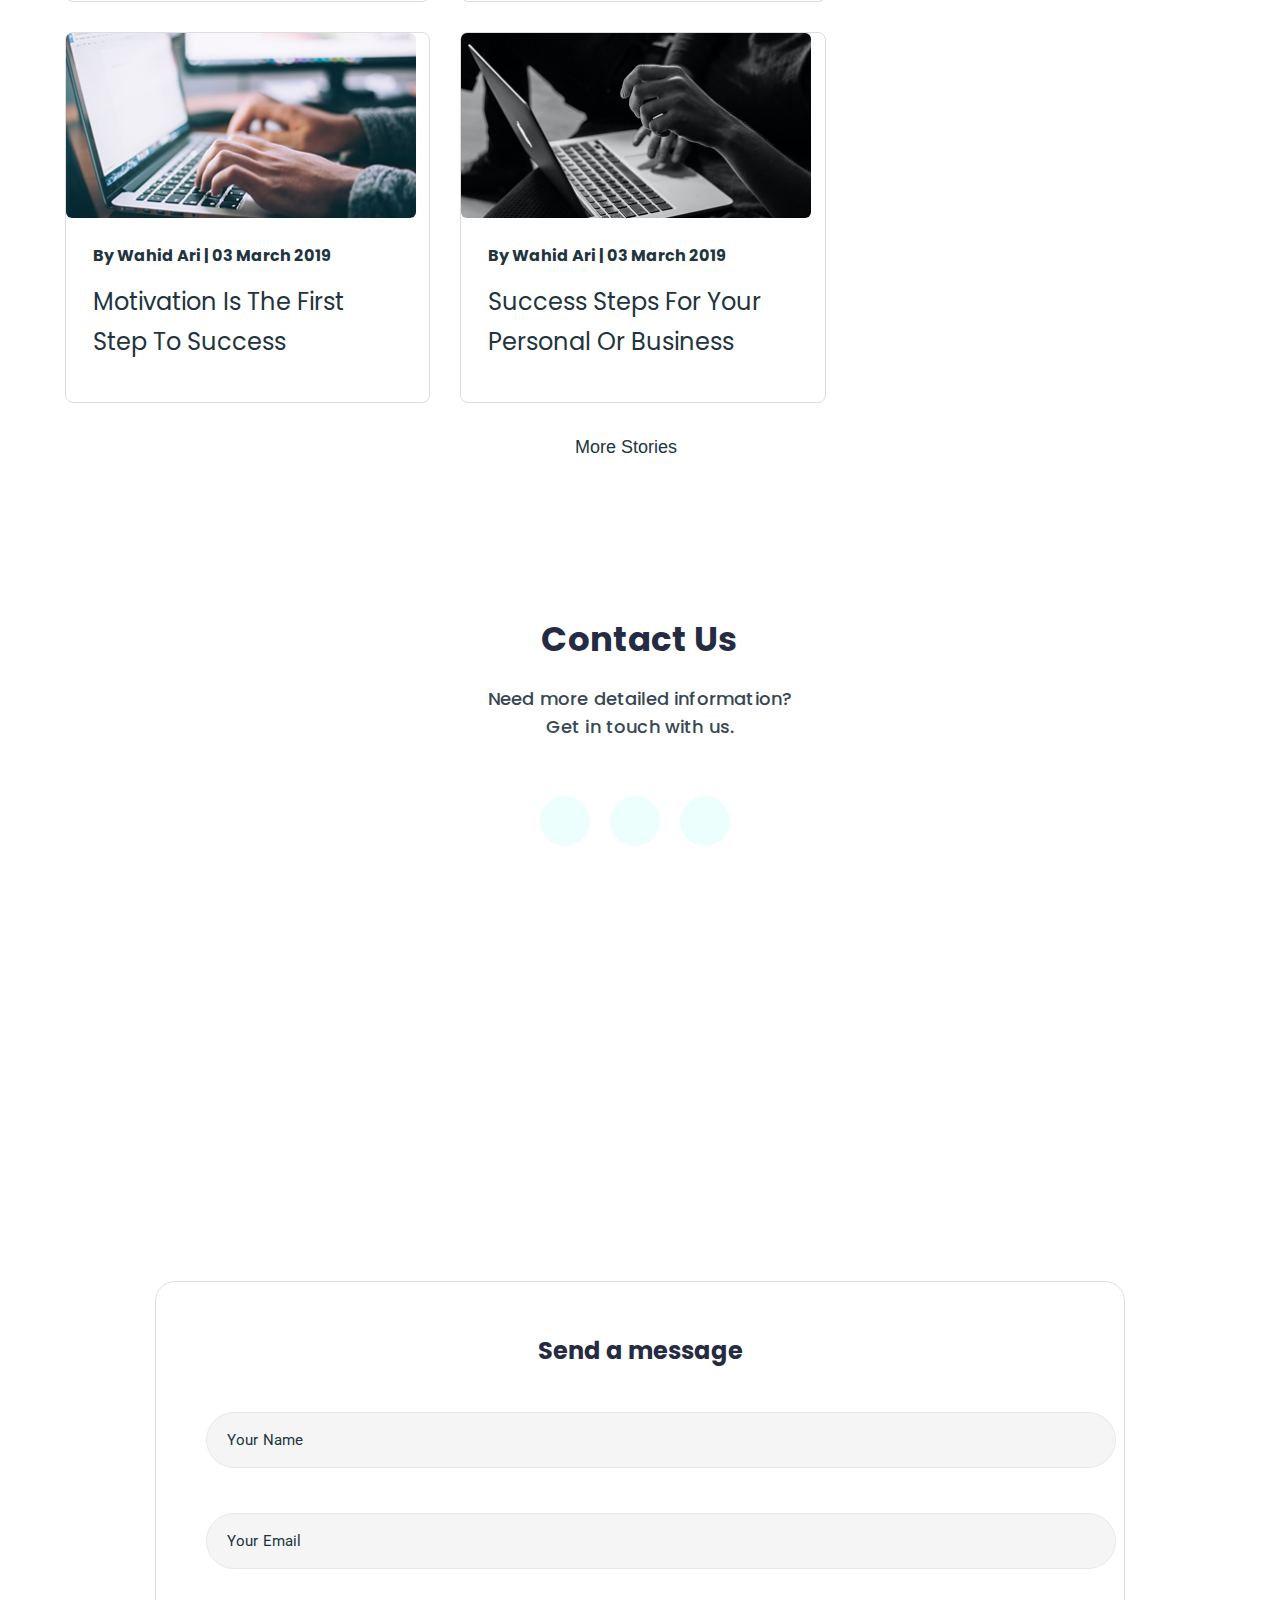
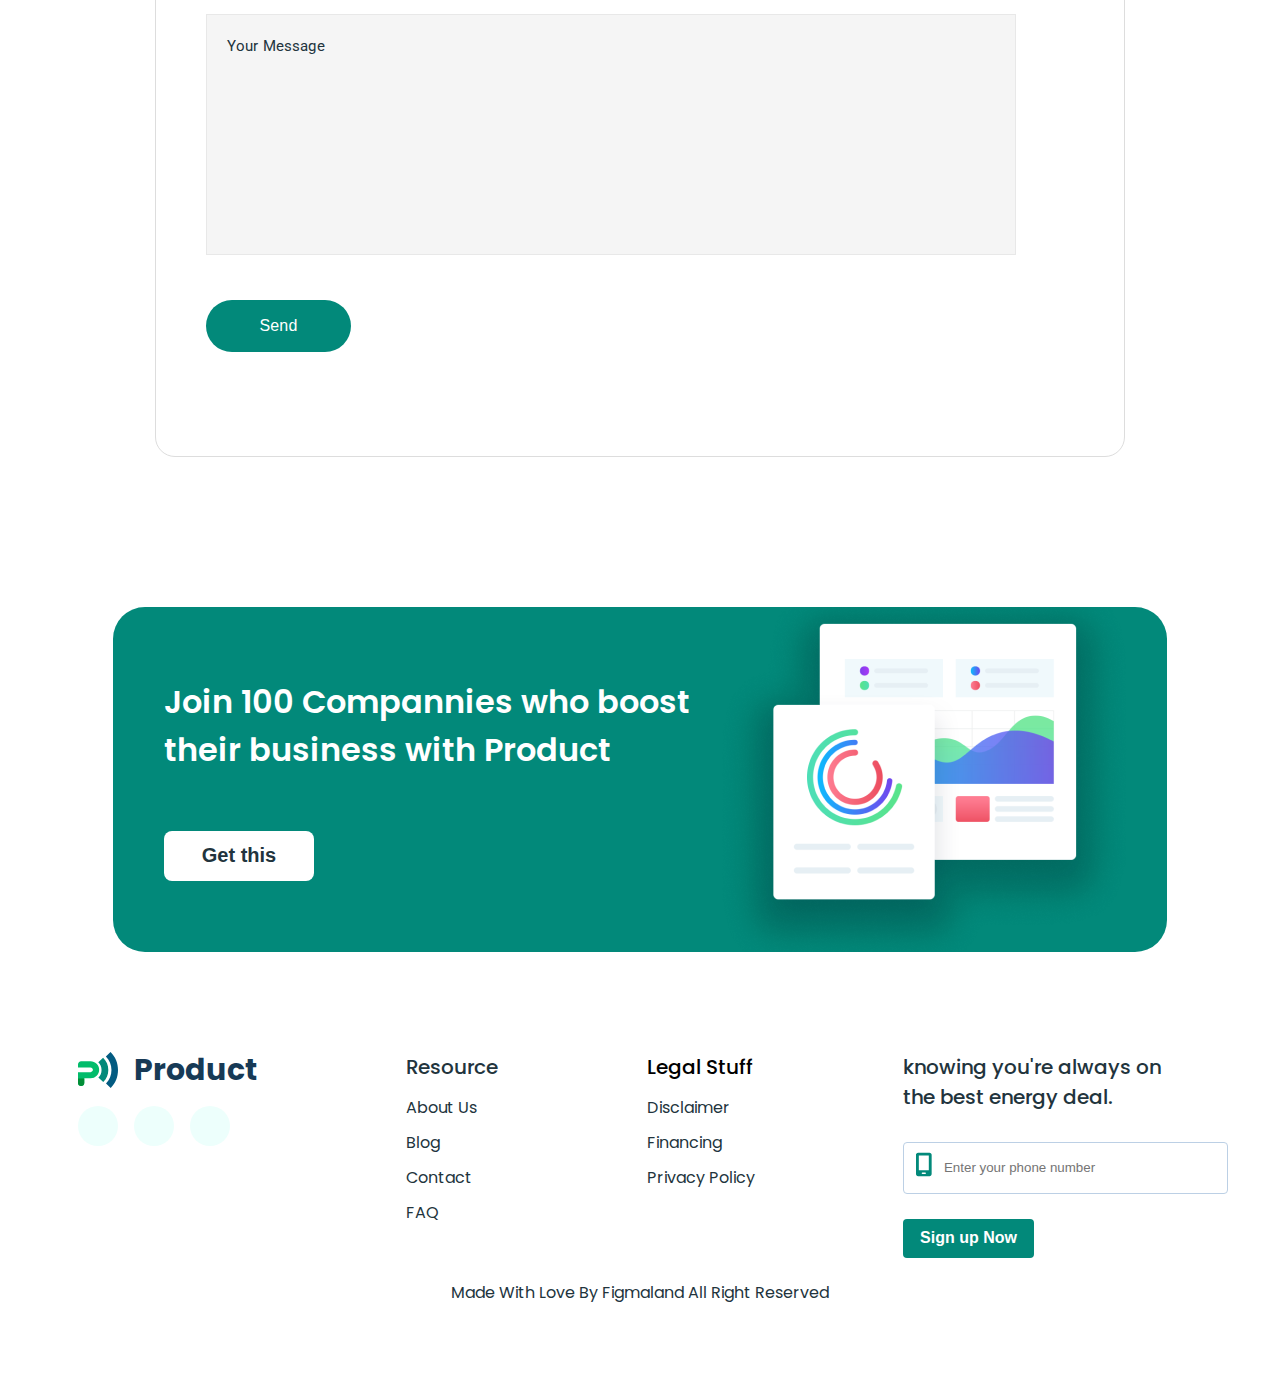
<file: resourses.html>
<!DOCTYPE html>
<html lang="en">

<head>
    <meta charset="UTF-8" />
    <meta name="viewport" content="width=device-width, initial-scale=1.0" />
    <title>Resourses</title>
    <link rel="stylesheet" href="https://cdnjs.cloudflare.com/ajax/libs/modern-normalize/3.0.1/modern-normalize.min.css"
        integrity="sha512-q6WgHqiHlKyOqslT/lgBgodhd03Wp4BEqKeW6nNtlOY4quzyG3VoQKFrieaCeSnuVseNKRGpGeDU3qPmabCANg=="
        crossorigin="anonymous" referrerpolicy="no-referrer" />
    <link rel="preconnect" href="https://fonts.googleapis.com" />
    <link rel="preconnect" href="https://fonts.gstatic.com" crossorigin />
    <link
        href="https://fonts.googleapis.com/css2?family=Inter:wght@100..900&family=Montserrat:wght@100..900&family=Poppins:wght@400;500;600;700;800;900&family=Roboto:wght@100..900&display=swap"
        rel="stylesheet" />
    <link rel="stylesheet" href="./css/styles.css" />
</head>

<body>
    <!-- #region header -->
    <header class="header">
        <div class="container">
            <nav class="navigation">
                <a href="./index.html" class="logo-header"><img src="./images/logo.svg" alt="logo" />Product</a>
                <ul class="header-nav-list">
                    <li class="header-nav-list-item">
                        <a href="./index.html" class="header-nav-list-link current">Product</a>
                    </li>
                    <li class="header-nav-list-item">
                        <a href="./pricing.html" class="header-nav-list-link">Pricing</a>
                    </li>
                    <li class="header-nav-list-item">
                        <a href="./customers.html" class="header-nav-list-link">Customers</a>
                    </li>
                    <li class="header-nav-list-item">
                        <a href="./resourses.html" class="header-nav-list-link">Resources</a>
                    </li>
                </ul>
            </nav>
            <ul class="header-btn-list">
                <li class="header-btn-list-item">
                    <button type="button" class="header-btn-list-sign-in">Sign In</button>
                </li>
                <li class="header-btn-list-item">
                    <button type="button" class="header-btn-list-sign-up">Sign Up</button>
                </li>
            </ul>
        </div>
    </header>
    <!-- #endregion header -->

    <main>

        <!-- region product -->

        <section class="product-section">
            <div class="container">
                <div class="product-container">
                    <h1 class="product-title-res">Great Business made with Product.</h1>
                    <p class="product-subtitle">
                        Build better customer relationships easily messaging that provides
                        a more personal experience for you and your customers.
                    </p>
                    <form class="product-form">
                        <label class="product-form-input-desc" for="join-user-email"></label>
                        <div class="product-form-wrapper">
                            <input class="product-form-input" type="email" name="join-user-email" id="join-user-email"
                                placeholder="Enter your email adress" />
                            <button class="btn product-form-button" type="submit">
                                Join Now
                            </button>
                        </div>
                    </form>
                    <div class="avatars-wrapper">
                        <div class="avatars">
                            <img class="avatar" src="./images/boy-1.jpg" alt="boy" width="50" height="50">
                            <img class="avatar" src="./images/boy-2.jpg" alt="boy" width="50" height="50">
                            <img class="avatar" src="./images/boy-3.jpg" alt="boy" width="50" height="50">
                        </div>
                        <p class="avatars-text">Join over <span class="avatars-number">4,000</span>+ other</p>
                    </div>
                </div>
                <img class="product-img" src="./images/screen.png" alt="screen" width="541" height="482" />
            </div>
        </section>

        <!-- endregion product -->

        <!-- region stories -->

        <section class="stories-section">
            <div class="container">
                <h2 class="stories-title">Latest Stories</h2>
                <p class="stories-desc">
                    We focus on ergonomics and meeting you where you work. It's only a
                    keystroke away.
                </p>
                <ul class="strategy-list stories-strategy-list">
                    <li class="strategy-list-item">
                        <a href="#" class="strategy-list-link">
                            <img class="strategy-list-img" src="./images/hands-1.png" alt="hands-1" width="350"
                                height="185" />
                            <div class="strategy-item-author starg">
                                <p class="strategy-list-text">
                                    By
                                    <span class="strategy-list-bold">Wahid Ari</span>
                                    | 03 March 2019
                                </p>
                                <h3 class="strategy-list-title">
                                    Increasing Prosperity With Positive Thinking
                                </h3>
                            </div>
                        </a>
                    </li>
                    <li class="strategy-list-item">
                        <a href="" class="strategy-list-link">
                            <img class="strategy-list-img" src="./images/people.png" alt="people" width="350"
                                height="185" />
                            <div class="strategy-item-author starg">
                                <p class="strategy-list-text">
                                    By <span>Wahid Ari</span> | 03 March 2019
                                </p>
                                <h3 class="strategy-list-title">
                                    Motivation Is The First Step To Success
                                </h3>
                            </div>
                        </a>
                    </li>
                    <li class="strategy-list-item">
                        <a href="" class="strategy-list-link">
                            <img class="strategy-list-img" src="./images/men.png" alt="men" width="350" height="185" />
                            <div class="strategy-item-author starg">
                                <p class="strategy-list-text">
                                    By <span>Wahid Ari</span> | 03 March 2019
                                </p>
                                <h3 class="strategy-list-title">
                                    Success Steps For Your Personal Or Business
                                </h3>
                            </div>
                        </a>
                    </li>
                    <li class="strategy-list-item">
                        <a href="" class="strategy-list-link">
                            <img class="strategy-list-img" src="./images/hands-4.png" alt="hands-4" width="350"
                                height="185" />
                            <div class="strategy-item-author starg">
                                <p class="strategy-list-text">
                                    By <span>Wahid Ari</span> | 03 March 2019
                                </p>
                                <h3 class="strategy-list-title">
                                    Increasing Prosperity With Positive Thinking
                                </h3>
                            </div>
                        </a>
                    </li>
                    <li class="strategy-list-item">
                        <a href="" class="strategy-list-link">
                            <img class="strategy-list-img" src="./images/hands-5.png" alt="hands-5" width="350"
                                height="185" />
                            <div class="strategy-item-author starg">
                                <p class="strategy-list-text">
                                    By <span>Wahid Ari</span> | 03 March 2019
                                </p>
                                <h3 class="strategy-list-title">
                                    Motivation Is The First Step To Success
                                </h3>
                            </div>
                        </a>
                    </li>
                    <li class="strategy-list-item">
                        <a href="" class="strategy-list-link">
                            <img class="strategy-list-img" src="./images/hands-6.png" alt="hands-6" width="350"
                                height="185" />
                            <div class="strategy-item-author starg">
                                <p class="strategy-list-text">
                                    By <span>Wahid Ari</span> | 03 March 2019
                                </p>
                                <h3 class="strategy-list-title">
                                    Success Steps For Your Personal Or Business
                                </h3>
                            </div>
                        </a>
                    </li>
                </ul>
                <div class="more-stories-wrapper">
                    <button class="more-stories-btn" type="button">
                        More Stories<svg class="more-stories-icon" width="20" height="20">
                            <use href="./images/icons.svg#arrow-right"></use>
                        </svg>
                    </button>
                </div>
            </div>
        </section>

        <!-- endregion stories -->

        <!-- region contact-us -->

        <section class="contact-us-section">
            <div class="container">
                <h2 class="contact-us-title">Contact Us</h2>
                <p class="contact-us-subtitle">
                    Need more detailed information? Get in touch with us.
                </p>
                <ul class="social-list contact-us-social-list">
                    <li class="social-list-item">
                        <a class="social-list-link" href="" target="_blank">
                            <svg class="social-list-icon" width="24" height="24">
                                <use href="./images/icons.svg#icon-instagram"></use>
                            </svg>
                        </a>
                    </li>
                    <li class="social-list-item">
                        <a class="social-list-link" href="" target="_blank">
                            <svg class="social-list-icon" width="24" height="24">
                                <use href="./images/icons.svg#icon-facebook"></use>
                            </svg>
                        </a>
                    </li>
                    <li class="social-list-item">
                        <a class="social-list-link" href="" target="_blank">
                            <svg class="social-list-icon" width="24" height="24">
                                <use href="./images/icons.svg#icon-twitter"></use>
                            </svg>
                        </a>
                    </li>
                </ul>
                <div class="contact-us-map-wrapper">
                    <iframe
                        src="https://www.google.com/maps/embed?pb=!1m18!1m12!1m3!1d2607.697933708414!2d16.61298857681084!3d49.18731827137879!2m3!1f0!2f0!3f0!3m2!1i1024!2i768!4f13.1!3m3!1m2!1s0x471294ff05f66cab%3A0xc66ab6d264245299!2sGalerie%20Va%C5%88kovka!5e0!3m2!1suk!2scz!4v1754926681497!5m2!1suk!2scz"
                        width="871" height="323" style="border: 0; border-radius: 48px" style="border-radius: 48px"
                        allowfullscreen="" loading="lazy" referrerpolicy="no-referrer-when-downgrade"></iframe>
                </div>
                <div class="contact-form-wrapper">
                    <p class="contact-form-text">Send a message</p>
                    <form class="contact-us-form">
                        <label class="contact-form-input-desc">
                            <input class="contact-form-input" type="text" name="user-name" id="user-name"
                                placeholder="Your Name" />
                        </label>
                        <label class="contact-form-input-desc">
                            <input class="contact-form-input" type="email" name="user-email" id="user-email"
                                placeholder="Your Email" />
                        </label>
                        <label class="contact-form-textarea-desc"></label>
                        <textarea class="contact-form-user-message" name="user-message" id="user-message"
                            placeholder="Your Message"></textarea>
                        </label>
                        <button class="contact-form-button btn" type="submit">Send</button>
                    </form>
                </div>
            </div>
        </section>

        <!-- endregion contact-us -->
        <!-- #region promo -->
        <section class="promo">
            <div class="container">
                <div class="promo-wrap">
                    <h2 hidden>Promo</h2>
                    <p class="promo-descr">Join 100 Compannies who boost their business with Product</p>
                    <button type="button" class="promo-btn">Get this</button>
                </div>
                <img src="./images/promo.png" alt="promo" />
            </div>
        </section>
        <!-- #endregion promo-->
    </main>
    <!-- #region footer -->

    <footer class="footer">
        <div class="container footer-wrap">
            <div class="">
                <a href="./index.html" class="logo-header footer-logo"><img src="./images/logo.svg" alt="logo"
                        width="40" height="36" />Product</a>
                <ul class="social-networks-list">
                    <li class="social-networks-item">
                        <a class="social-networks-link" href="" target="_blank">
                            <svg class="social-list-icon" width="24" height="24">
                                <use href="./images/icons.svg#icon-instagram"></use>
                            </svg>
                        </a>
                    </li>
                    <li class="social-networks-item">
                        <a class="social-networks-link" href="" target="_blank">
                            <svg class="social-list-icon" width="24" height="24">
                                <use href="./images/icons.svg#icon-facebook"></use>
                            </svg>
                        </a>
                    </li>
                    <li class="social-networks-item">
                        <a class="social-networks-link" href="" target="_blank">
                            <svg class="social-list-icon" width="24" height="24">
                                <use href="./images/icons.svg#icon-twitter"></use>
                            </svg>
                        </a>
                    </li>
                </ul>

            </div>
            <div class="footer-container">
                <p class="footer-resourses">Resource</p>
                <ul class="footer-resourses-list">
                    <li class="footer-resourses-item">
                        <a href="" class="footer-resourses-link">About Us</a>
                    </li>
                    <li class="footer-resourses-item">
                        <a href="" class="footer-resourses-link">Blog</a>
                    </li>
                    <li class="footer-resourses-item">
                        <a href="" class="footer-resourses-link">Contact</a>
                    </li>
                    <li class="footer-resourses-item"><a href="" class="footer-resourses-link">FAQ</a></li>
                </ul>
            </div>
            <div class="footer-container">
                <p class="footer-stuff">Legal Stuff</p>
                <ul class="footer-stuff-list">
                    <li class="footer-stuff-item"><a href="" class="footer-stuff-link">Disclaimer</a></li>
                    <li class="footer-stuff-item"><a href="" class="footer-stuff-link">Financing</a></li>
                    <li class="footer-stuff-item">
                        <a href="" class="footer-stuff-link">Privacy Policy</a>
                    </li>
                </ul>
            </div>
            <div class="footer-container">
                <p class="footer-form-title">knowing you're always on the best energy deal.</p>
                <form class="footer-form">
                    <label for="user-tel" class="input-wrapper">
                        <svg class="svg-form" width="18" height="28">
                            <use href="./images/icons.svg#icon-mobile-screen-1" />
                        </svg>
                    </label>
                    <input class="footer-form-input" type="tel" id="user-tel" name="tel"
                        placeholder="Enter your phone number" />
                    <button class="btn footer-form-btn" type="submit">Sign up Now</button>
                </form>
            </div>
        </div>
        <p class="footer-very-bottom">
            Made With Love By Figmaland All Right Reserved
        </p>

    </footer>
    <!-- #endregion footer -->
</body>

</html>
</file>
<file: css/styles.css>
body {
    font-family: "Poppins",
        sans-serif;
}

h1,
h2,
h3,
h4,
h5,
h6,
p {
    margin-top: 0;
    margin-bottom: 0;
}

ul,
ol {
    padding-left: 0;
    margin-top: 0;
    margin-bottom: 0;
    list-style: none;
}

a {
    text-decoration: none;
}

button {
    border: none;
    cursor: pointer;
}

img {
    display: block;
}

.container {
    width: 1150px;
    padding: 0 20px;
    margin: 0 auto;
}

/* #region header */
.header .container {
    display: flex;
    align-items: center;
    justify-content: space-between;
}

.navigation {
    display: flex;
    flex-grow: 1;
    margin-right: 73px;
    justify-content: space-between;
}

.logo-header {
    font-weight: 700;
    font-size: 30px;
    display: flex;
    gap: 16px;
    align-items: center;
    /* line-height: 28px; */
    line-height: 0.93333;
    color: #173a56;
}

.header-nav-list {
    display: flex;
    gap: 30px;
}

.header-nav-list-link {
    font-weight: 400;
    font-size: 16px;
    padding: 26px 0;
    display: block;
    line-height: 1.75;
    color: #22343d;
}

.current {
    font-weight: 600;
}

.header-btn-list {
    display: flex;
    gap: 21px;
}

.header-btn-list-sign-in {
    border: 1px solid #bcd0e5;
    border-radius: 4px;
    width: 105px;
    height: 42px;
    font-weight: 600;
    font-size: 16px;
    text-align: center;
    color: #173a56;
    background: #fff;

}

.header-btn-list-sign-up {
    border-radius: 4px;
    width: 113px;
    height: 42px;
    background: #02897a;
    font-weight: 600;
    font-size: 16px;
    color: #fff;
}

.header-btn-list-sign-in:hover,
.header-btn-list-sign-in:focus {
    background: #02897a;
    color: #fff;
}

.header-btn-list-sign-up:hover,
.header-btn-list-sign-up:focus {
    background: #fff;
    border: 1px solid #bcd0e5;
    color: #173a56;
}

/* #endregion header */

/* Customers start*/

/* #region header */

.hero-customers .container {
    padding-top: 100px;
    padding-bottom:  117px;
}

.hero-title-customers {
    display: flex;
    justify-content: center;
    font-weight: 700;
    font-size: 40px;
    color: #22343d;
}

.hero-customers-list {
    display: flex;
    justify-content: center;
    gap: 64px;
    margin-top: 50px;
}

/* #endregion header customers */

/* #region product */

.product {
    padding-top: 24px;
    padding-bottom: 68px;
    background-color: #f5f5f5;;
}

.product-title {
    text-align: left;
    margin-bottom: 50px;
    font-weight: 700;
    font-size: 34px;
    text-align: center;
    color: #22343d;
}

.product-list {
    display: flex;
    gap: 30px;
}

.product-list-item {
    display: flex;
    flex-direction: column;
    justify-content: center;
    align-items: center;
    border: 1px solid #dedede;
    border-radius: 10px;
    width: 350px;
    height: 305px;
}

.product-list-link {
    display: flex;
    align-items: center;
    justify-content: center;
    margin-bottom: 32px;
    border-radius: 15px;
    width: 40px;
    height: 40px;
    box-shadow: 0 4px 4px 0 rgba(0, 0, 0, 0.25);
    cursor: pointer;
}

.product-item-title {
    margin-bottom: 16px;
    font-weight: 700;
    font-size: 24px;
    line-height: 1.375;
    letter-spacing: 0em;
    color: #22343d;
}

.product-item-descr {
    font-weight: 400;
    font-size: 16px;
    line-height: 1.6875;
    letter-spacing: 0.01em;
    color: #22343d;
    text-align: center;
    max-width: 275px;
    max-height: 108px;
}

/* #enregion product */

/* region work */

.work {
    padding-top: 100px;
    padding-bottom: 115px;
}

.work-descr-wrap {
    display: flex;
    flex-direction: row-reverse;
    gap: 170px;
    margin-bottom: 100px;
}

.work-list {
    display: flex;
    align-items: center;
}

.work-title {
    text-align: center;
    font-weight: 700;
    font-size: 34px;
    text-align: center;
    color: #22343d;
    margin-bottom: 70px;
}

.work-number {
    margin-bottom: 16px;
    font-weight: 500;
    font-size: 20px;
    color: #22343d;
}

.work-subtitle {
    margin-bottom: 16px;
    font-weight: 600;
    font-size: 24px;
    color: #22343d;
}

.work-descr {
    width: 438px;
    font-weight: 400;
    font-size: 16px;
    /* line-height: 28px; */
    line-height: 1.75;
    color: #22343d;
}

.work-descr-wrap.reverse {
    flex-direction: row;
    gap: 170px;
}

.work-btn {
    display: flex;
    justify-content: center;
    align-items: center;
    margin: 0 auto;
    border-radius: 8px;
    width: 224px;
    height: 44px;
    font-family: "Montserrat", sans-serif;;
    font-weight: 600;
    font-size: 18px;
    color: #fff;
    background-color: #02897a;
}

.work-btn:hover {
    color: #02897a;
    background: #fff;
    border: 2px dashed #02897a;
}

/* #endregion work */

/* #region join */

.join {
    padding-bottom: 100px;
}

.join-title {
    margin-bottom: 90px;
    font-weight: 700;
    font-size: 32px;
    text-align: center;
    color: #22343d;
}

.join-wrap {
    display: flex;
    justify-content: center;
    gap: 40px;
    flex-wrap: wrap;
    margin-top: 40px;
}

.join-list {
    width: calc((100% - 40px) / 2);
    max-width: 400px;
    text-align: center;
}

.join-list-item {
    font-weight: 400;
    font-size: 18px;
    line-height: 1.77778;
    color: #22343d;
    margin-bottom: 8px;
}

.join-list-icon,
.join-list-icon-business {
    width: 150px;
    height: 150px;
    background-color: #ffe0ea;
    border-radius: 50%;
    display: flex;
    justify-content: center;
    align-items: center;
    margin: 0 auto 27px;
}

.join-list-icon-business {
    background-color: #e3f3fd;
}

.svg-tick {
    width: 70px;
    height: 70px;
}

.join-list-title {
    font-weight: 500;
    font-size: 24px;
    line-height: 1.16667;
    color: #000;
    margin-bottom: 27px;
}

.join-list-item {
    font-weight: 400;
    font-size: 18px;
    line-height: 1.77778;
    color: #22343d;
}

.join-list-item-find {
    font-weight: 500;
    font-size: 16px;
    line-height: 1.75;
    color: #000;
}

/* enregion join */

/* Customers finish*/

/* Pricing start */

.pricing-wrap {
    padding: 50px 0 100px;
}

.pricing-title-wrap {
    font-weight: 600;
    font-size: 24px;
    color: #22343d;
    text-align: center;
    margin-bottom: 32px;
    text-transform: uppercase;
}

.pricing-title-wrapper {
    font-weight: 700;
    font-size: 40px;
    text-align: center;
    color: #22343d;
    margin-bottom: 16px;
}

.pricing-descr-wrap {
    font-weight: 500;
    font-size: 16px;
    text-align: center;
    color: #22343d;
    margin-bottom: 50px;
}

/* region enterprise */

.enterprise {
    padding: 50px 0 50px;
}

.enterprise-descr {
    font-weight: 600;
    font-size: 24px;
    color: #22343d;
    text-align: center;
    text-transform: uppercase;
    margin-bottom: 16px;
}

.enterprise-title {
    font-weight: 700;
    font-size: 34px;
    color: #22343d;
    text-align: center;
    margin-bottom: 8px;
}

.enterprise-descr-wrap {
    font-weight: 400;
    font-size: 18px;
    color: #22343d;
    text-align: center;
    margin-bottom: 32px;
}

.enterprise-btn {
    font-family: "Montserrat", sans-serif;
    display: flex;
    align-items: center;
    justify-content: center;
    margin: 0 auto;
    font-weight: 600;
    font-size: 18px;
    color: #fff;
    border-radius: 8px;
    width: 224px;
    height: 44px;
    background-color: #02897a;
}

.enterprise-btn:hover {
    color: #02897a;
    background: #fff;
    border: 2px dashed #02897a;
}

/* endregion enterprise */

/* region effects alongsite */

.effects {
    padding: 100px 0;
}

.effects-wrap {
    display: flex;
    flex-direction: row-reverse;
    gap: 80px;
}

.effects-list {
    display: flex;
    flex-direction: column;
    gap: 20px;
}

.effects-item {
    display: flex;
    align-items: baseline;
    column-gap: 14px;
    flex-wrap: wrap;
}

.effects-title {
    font-weight: 700;
    font-size: 34px;
    color: #22343d;
    text-align: center;
    margin-bottom: 56px;
}

.icon-box-effects {
    width: 50px;
    height: 50px;
    display: flex;
    align-items: center;
    justify-content: center;
    background-color: #f4f5f7;
    border-radius: 100px;
}

.effects-subtitle {
    display: flex;
    gap: 14px;
    font-weight: 600;
    font-size: 24px;
    color: #22343d;
}

.effects-descr {
    font-weight: 400;
    font-size: 16px;
    line-height: 1.75;
    color: #22343d;
    text-align: left;
    margin-top: 11px;
}

/* endregion effects alongsite */

/* Pricing finish */



/* #region hero */
.hero {
    padding-top: 25px;
    padding-bottom: 50px;
}

.hero .container {
    display: flex;
    align-items: center;
}

.hero-addisional-container {
    margin-right: 35px;
    /* padding: 112px 0; */

}

.main-title {
    margin-bottom: 18px;
    max-width: 382px;
    font-weight: 700;
    font-size: 40px;
    line-height: 1.5;
    color: #22343d;
}

.hero-text {
    margin-bottom: 45px;
    max-width: 465px;
    font-weight: 400;
    font-size: 18px;
    line-height: 1.55556;
    color: #22343d;
}

.hero-btn-list {
    display: flex;
    align-items: center;
    gap: 30px;
}

.hero-btn-get-started {
    border-radius: 4px;
    min-width: 178px;
    height: 53px;
}


.hero-btn-watch {
    display: flex;
    align-items: center;
    gap: 9px;
    font-weight: 600;
    font-size: 16px;
    text-decoration: underline;
    text-decoration-skip-ink: none;
    color: #02897a;
    background-color: transparent;
    border: none;
}

.hero-btn-watch:hover,
.hero-btn-watch:focus {
    color: #22343d;
}

.hero-btn-watch-icon {
    fill: #02897A;
}

.hero-btn-watch:hover .hero-btn-watch-icon,
.hero-btn-watch:focus .hero-btn-watch-icon {
    fill: #22343d;
}

/* #endregion hero*/

/* #region specifically */
.specifically {
    padding: 50px 0;
}

.specifically-title {
    font-weight: 700;
    font-size: 32px;
    text-align: center;
    color: #22343d;
    max-width: 500px;
    margin: 0 auto 50px;
}

.specifically-list {
    display: flex;
    gap: 30px;
}

.specifically-list-item {
    width: calc((100% - 90px) / 4);
}

.icon-box {
    width: 54px;
    height: 54px;
    border-radius: 19px;
    margin-bottom: 26px;
    display: flex;
    align-items: center;
    justify-content: center;

}

.icon-box:hover,
.icon-box:focus {

    cursor: pointer;

}

.green {
    background: #02897a;
}

.blue {
    background: #4d8dff;
}

.fiolet {
    background: #740a76;
}

.red {
    background: #f03e3d;
}

.icons-specifically {
    fill: #fff;
}

.specifically-item-subtitle {
    font-weight: 600;
    font-size: 22px;
    color: #22343d;
    margin-bottom: 13px;
}

.specifically-item-descr {
    /* line-height: 26px; */
    line-height: 1.625;
    color: #22343d;
}

.specifically-btn {
    width: 175px;
    height: 53px;
    font-weight: 700;
    font-size: 16px;
    color: #fff;
    background: #02897a;
    border-radius: 4px;
    margin: 50px auto 0;
    display: block;


}

/* #endregion specifically*/

/* #region managament */
.management {
    padding-top: 91px;
    padding-bottom: 50px;
}

.management .container {
    display: flex;
    align-items: center;
    gap: 84px;
}

.management-subtitle {
    margin-bottom: 8px;
    font-weight: 600;
    font-size: 16px;
    color: #22343d;
}

.management-title {
    margin-bottom: 25px;
    font-weight: 700;
    font-size: 32px;
    color: #22343d;
}

.management-title-descr {
    font-weight: 400;
    font-size: 16px;
    margin-bottom: 30px;
    /* line-height: 26px; */
    line-height: 1.625;
    color: #22343d;
}


.management-item-title {
    font-weight: 600;
    font-size: 16px;
    margin-bottom: 12px;
    /* line-height: 26px; */
    line-height: 1.625;
    color: #22343d;
}

.management-item-subtitle {
    font-weight: 400;
    font-size: 16px;

    /* line-height: 26px; */
    line-height: 1.625;
    color: #22343d;
}

.management-list-item:not(:last-child) {
    margin-bottom: 25px;

}

/* #endregion managament*/
/* #region customer */

.customer {
    padding: 50px 0;
}

.customer-wrap {
    display: flex;
    flex-direction: row-reverse;
    align-items: center;
    gap: 94px;
}

.customer-subtitle {
    font-weight: 600;
    font-size: 16px;
    color: #22343d;
    margin-bottom: 8px;
}

.customer-title {
    font-weight: 700;
    font-size: 32px;
    color: #22343d;
    margin-bottom: 25px;
}

.customer-title-descr {
    font-weight: 400;
    font-size: 16px;
    margin-bottom: 30px;
    /* line-height: 26px; */
    line-height: 1.625;
    color: #22343d;
}

.customer-list-item {
    display: flex;
    gap: 30px;
}

.customer-list-item:not(:last-child) {
    margin-bottom: 25px;
}

.customer-item-wrap {
    width: 35px;
    height: 35px;
    border: 2.92px solid #fff;
    border-radius: 14px;
    flex-shrink: 0;
    display: flex;
    justify-content: center;
    align-items: center;
}

.orange-wrap {
    background-color: #FF9900;
}

.red-wrap {
    background-color: #F03E3D;
}

.blue-wrap {
    background-color: #4D8DFF;
}

.customer-item-icon {
    fill: #fff;
}

.customer-item-descr {
    font-weight: 400;
    font-size: 16px;

    /* line-height: 26px; */
    line-height: 1.625;
    color: #22343d;
}

/* #endregion customer*/

/* #region collaborative */
.collaborative {
    padding: 50px 0 75px;
}

.collaborative-wrap {
    display: flex;
    align-items: center;
    gap: 84px;
}

.collaborative-subtitle {
    font-weight: 600;
    font-size: 16px;
    color: #22343d;
    margin-bottom: 8px;
}

.collaborative-title {
    font-weight: 700;
    font-size: 32px;
    color: #22343d;
    margin-bottom: 25px;
}

.collaborative-title-descr {
    font-weight: 400;
    font-size: 16px;

    /* line-height: 26px; */
    line-height: 1.625;
    color: #22343d;
    margin-bottom: 30px;
}

.collaborative-list-item:not(:last-child) {
    margin-bottom: 25px;
}

.collaborative-item-title {
    font-weight: 600;
    font-size: 16px;

    /* line-height: 26px; */
    line-height: 1.625;
    color: #22343d;
    margin-bottom: 12px;
}

.collaborative-item-descr {
    font-weight: 400;
    font-size: 16px;

    /* line-height: 26px; */
    line-height: 1.625;
    color: #22343d;
}


/* #endregion collaborative*/

/* #region process */
.process {
    padding-top: 150px;
    padding-bottom: 100px;
}

.process .container {
    width: 956px;
}

.process-title {
    font-weight: 700;
    font-size: 32px;
    text-align: center;
    color: #22343d;
    margin-bottom: 25px;
}

.process-descr {
    font-weight: 500;
    font-size: 16px;
    margin-bottom: 40px;
    /* line-height: 26px; */
    line-height: 1.625;
    text-align: center;
    color: #22343d;
    max-width: 542px;
    margin: 0 auto;
}

.process-list {
    display: flex;
    gap: 31px 100px;
    flex-wrap: wrap;
    margin-bottom: 50px;
}

.process-list-item {
    display: flex;
    align-items: center;
    gap: 19px;
    width: calc((100% - 100px) / 2);
}

.process-list-item:nth-child(2),
.process-list-item:nth-child(3) {
    flex-direction: row-reverse;
}

.process-item-descr {
    font-weight: 500;
    font-size: 16px;
    text-align: center;
    color: #2f281e;
    box-shadow: 2px 2px 10px 0 rgba(23, 58, 86, 0.15);
    border-radius: 25px;
    padding: 14px 20px 12px 19px;
    width: 281px;
}

.process-btn {
    font-weight: 700;
    font-size: 16px;
    color: #fff;
    background: #02897a;
    border-radius: 4px;
    width: 216px;
    height: 53px;
    display: block;
    margin: 0 auto;
}

/* #endregion process*/
/* #region strategy*/

.strategy {
    padding: 50px 0 150px;
}

.strategy-title {
    font-weight: 700;
    font-size: 34px;
    color: #22343d;
    margin-bottom: 10px;
}

.strategy-title-descr {
    font-weight: 500;
    font-size: 16px;

    /* line-height: 26px; */
    line-height: 1.625;
    color: #22343d;
    margin-bottom: 40px;
}

.strategy-list {
    display: flex;
    align-items: center;
    flex-wrap: wrap;
    gap: 30px;
}

.strategy-list-img {
    border-radius: 6px;
}

.strategy-list-bold {
    font-weight: 700;
}

.strategy-list-item {
    border-radius: 8px;
    width: calc((100% - 60px) / 3);
    border: 1px solid #dedede;
}

.strategy-item-author {
    padding: 24px 27px 40px;
}

.starg {
    color: #22343d;;
}

.strategy-author {
    font-weight: 400;
    font-size: 16px;

    /* line-height: 28px; */
    line-height: 1.75;
    color: #22343d;
    margin-bottom: 12px;
}

.mind {
    color: #02897a;
}

.author {
    font-weight: 700;
}


/* #endregion strategy*/
/* #region  pricing*/



.pricing {
    padding: 21px 0 50px;
}



.price-title {
    font-weight: 700;
    font-size: 34px;
    color: #22343d;
    text-align: center;
    margin-bottom: 10px;
}

.price-title-descr {
    font-family: "Poppins", sans-serif;
    font-weight: 500;
    font-size: 16px;
    color: #22343d;
    text-align: center;
    margin-bottom: 40px;
}

.price-list {
    display: flex;
    gap: 72px;
}

.price-item {
    display: flex;
    flex-direction: column;
    align-items: center;
    border-radius: 8px;
    width: 322px;
    height: 456px;
    box-shadow: 0 2px 8px 0 rgba(0, 0, 0, 0.25);
    background: #fff;
    width: calc((100% - 72px * 2)/3);
    padding: 32px 71px;

}

.price-item:nth-child(2) {
    box-shadow: 0 2px 8px 0 rgba(0, 0, 0, 0.25);
    background: #02897a;
}





.price-item-title {
    margin-bottom: 8px;
    font-family: "Montserrat", sans-serif;
    font-weight: 700;
    font-size: 24px;
    color: #22343d;
    /* line-height: 40px; */
    line-height: 1.66667;

}


.price-item-title-descr {
    margin-bottom: 16px;
    font-family: "Montserrat", sans-serif;
    font-weight: 400;
    font-size: 16px;
    color: #22343d;
    /* line-height: 40px; */
    line-height: 2.5;
    color: #22343d;
}

.price-number {
    font-family: "Montserrat", sans-serif;
    font-weight: 700;
    font-size: 76px;
    color: #02897a;
    /* line-height: 100px; */
    line-height: 1.31579;
    letter-spacing: 0em;
    text-align: center;

}

.priscing-wrap {
    display: flex;
    gap: 10px;
    align-items: center;
    margin-bottom: 16px;
}

.price-valute {
    font-family: "Montserrat", sans-serif;
    font-weight: 700;
    font-size: 24px;
    color: #02897a;
    /* line-height: 30px; */
    line-height: 1.25;
    letter-spacing: 0em;
    margin-bottom: 4px;

}

.price-period {
    font-family: "Montserrat", sans-serif;
    font-weight: 400;
    font-size: 16px;
    color: #22343d;
    /* line-height: 19px; */
    line-height: 1.1875;
    letter-spacing: 0.01em;
    color: #e0e0e0;
}

.price-list-points {
    display: flex;
    flex-direction: column;
    gap: 16px;
    margin-bottom: 30px;
}

.price-points-item {
    font-family: "Montserrat", sans-serif;
    font-weight: 500;
    font-size: 16px;

    /* line-height: 22px; */
    line-height: 1.375;
    letter-spacing: 0.01em;

}


.item-operations,
.item-notifications,
.item-landing {
    font-family: "Montserrat", sans-serif;
    font-weight: 500;
    font-size: 16px;

    /* line-height: 22px; */
    line-height: 1.375;
    letter-spacing: 0.01em;
    color: #22343d;
}

.standart {
    color: #fff;
}

.price-btn {
    border-radius: 8px;
    width: 139px;
    height: 44px;
    background: #02897a;
    font-family: "Montserrat", sans-serif;
    font-weight: 600;
    font-size: 18px;
    color: #fff;
}

.price-btn:hover,
.price-btn:focus {
    color: #02897a;
    background: #fff;
    border: 2px dashed #02897a;

}

.standart-btn {
    color: #02897a;
    background: #fff;
}



/* #endregion pricing */

/* #region clients */
.clients {
    padding: 50px 50px;
}

.clients-title {
    font-weight: 700;
    font-size: 32px;

    text-align: center;
    /* line-height: 57px; */
    line-height: 1.78125;
    letter-spacing: 0.01em;
    color: #22343d;
    margin-bottom: 10px;
}

.clients-title-descr {
    font-weight: 500;
    font-size: 16px;
    max-width: 537px;
    margin: 0 auto;
    margin-bottom: 40px;
    /* line-height: 28px; */
    line-height: 1.75;
    letter-spacing: 0.01em;
    text-align: center;
    color: #22343d;
}

.clients-list {
    display: flex;
    gap: 64px;
}

.clients-item {
    border: 1px solid #dedede;
    border-radius: 5px;
    padding: 28px 26px;
    width: calc((100% - 64px * 2) / 3);

}

.clients-list-stars {
    gap: 4px;
    display: flex;
    margin-bottom: 16px;
}

.clienta-item-stars {
    fill: #F3CD03;
}

.clients-item-descr {
    font-weight: 400;
    font-size: 16px;
    margin-bottom: 16px;
    /* line-height: 28px; */
    line-height: 1.75;
    letter-spacing: 0.01em;
    color: #737373;
}

.clients-item-name {
    font-weight: 600;
    font-size: 16px;

    /* line-height: 24px; */
    line-height: 1.5;
    letter-spacing: 0.01em;
    color: #02897a;
}

.clins-item-prof {
    font-weight: 500;
    font-size: 14px;

    /* line-height: 24px; */
    line-height: 1.71429;
    letter-spacing: 0.01em;
    color: #252b42;
}

.clients-item-wrap {
    display: flex;
    gap: 14px;
}

/* #endregion clients*/

/* #region promo */
.promo {
    padding: 50px 50px;

}


.promo .container {
    display: flex;
    gap: 15px;
    align-items: center;
    border-radius: 32px;
    padding: 0 35px 0 51px;
    width: 968px;
    height: 345px;
    background: #02897a;
}

.promo-descr {
    font-weight: 600;
    font-size: 32px;

    /* line-height: 48px; */
    line-height: 1.514;
    color: #fff;
    margin-bottom: 56px;
}

.promo-btn {
    border-radius: 8px;
    width: 150px;
    height: 50px;
    background: #fff;
    font-weight: 600;
    font-size: 20px;
    color: #22343d;
}

.promo-btn:hover,
.promo-btn:focus {
    color: #fff;
    background-color: #02897a;
    border: 1px solid #bcd0e5;
}
/* #endregion promo*/

/* #region footer */

.footer {
    padding: 50px 50px;
}

.footer-wrap {
    display: flex;
    justify-content: space-between;
}

.logo-header.footer-logo {
    max-height: 40px;
    margin-bottom: 18px;
}

.social-networks-list {
    display: flex;
    gap: 16px;
    max-height: 40px;
    max-width: 152px;
}

.social-list {
    display: flex;
    gap: 20px;
}

.social-list-link {
    display: flex;
    align-items: center;
    justify-content: center;
    width: 50px;
    height: 50px;
    border-radius: 100%;
    background-color: #EDFFFC;
    transition: background-color 250ms cubic-bezier(0.4, 0, 0.2, 1);
}

.social-networks-item {
    width: 40px;
    height: 40px;
}

.social-networks-link {
    display: flex;
    align-items: center;
    justify-content: center;
    width: 40px;
    height: 40px;
    border-radius: 50%;
    background-color: #EDFFFC;
}

.footer-resourses {
    margin-bottom: 8px;
    font-weight: 500;
    font-size: 20px;
    line-height: 1.5;
    color: #22343d;
}

.footer-resourses-list {
    font-weight: 400;
    font-size: 16px;
    /* line-height: 35px; */
    line-height: 2.1875;
}

.footer-resourses-list a:visited {
    color: #22343d;;
}


.footer-stuff {
    margin-bottom: 8px;
    font-weight: 500;
    font-size: 20px;
    /* line-height: 30px; */
    line-height: 1.5;
}

.footer-stuff-list {
    font-weight: 400;
    font-size: 16px;
    line-height: 2.1875;
    color: #22343d;
}

.footer-stuff-list a:visited {
    color: #22343d;
}

.footer-form-title {
    max-width: 280px;
    margin-bottom: 30px;
    font-weight: 500;
    font-size: 20px;
    line-height: 1.5;
    color: #22343d;
}

.footer-form {
    display: flex;
    flex-direction: column;
}

.input-wrapper {
    position: relative;
    display: block;
    width: 325px;
}


.svg-form {
    position: absolute;
    top: 50%;
    left: 12px;
    transform: translateY(+30%);
    fill: #02897a;
    pointer-events: none;
}

.footer-form-input {
    padding-left: 40px;
    margin-bottom: 25px;
    max-width: 100%;
    height: 48px;
    border: 1px solid #BCD0E5;
    border-radius: 4px;
}

.footer-form-btn {
    width: 131px;
    height: 39px;
    background-color: #02897a;
    border-radius: 4px;
    font-weight: 700;
    font-size: 16px;
    text-align: center;
    color: #fff;
}

.footer-form-btn:hover {
    background-color: #02766d;
}

.footer-very-bottom {
    text-align: center;
    padding: 20px 0;
    font-weight: 400;
    font-size: 16px;
    /* line-height: 30px; */
    line-height: 1.875;
    color: #22343d;
}
  */

/* #endregion footer*/

/* #region contact us resourse page */
.maps {
    margin: 0 auto;
    display: block;
    margin-bottom: 50px;
}

.form-container {
    border: 1px solid #ddd;
    border-radius: 20px;
    padding: 52px 50px;
    width: 868px;
    height: 670px;
    margin: 0 auto;
}

.form-title {
    font-weight: 700;
    font-size: 24px;
    text-align: center;
    /* line-height: 33px; */
    line-height: 1.375;
    letter-spacing: 0em;
    color: #252b42;
}

.contact-form-area {
    margin-bottom: 45px;
}

.contact-form-input {
    background: #f5f5f5;
    border: 1px solid #e8e8e8;
    border-radius: 39px;
    padding: 19px 20px;
    width: 100%;
    outline: none;
    color: #22343d;
}

.contact-form-input:focus {
    border: 1px solid #02897a;
}

.contact-form-input::placeholder {
    font-weight: 400;
    font-size: 15px;

    /* line-height: 16px; */
    line-height: 1.06667;
    letter-spacing: 0.01em;
    color: #22343d;
}

.contact-form-comment {
    background: #f5f5f5;
    border: 1px solid #e8e8e8;
    padding: 23px 20px;
    width: 100%;
    resize: none;
    height: 193px;
    outline: none;

}

.contact-form-comment:focus {
    border: 1px solid #02897a;
}

.contact-form-btn {
    border-radius: 35px;
    padding: 18px 38px;
    width: 145px;
    height: 52px;
    background: #02897a;
    font-weight: 500;
    font-size: 16px;

    /* line-height: 16px; */
    line-height: 1;
    letter-spacing: 0.01em;
    color: #fff;
    font-family: "Roboto", sans-serif;
}

/* #endregion contact us resourse page */



/* #region details */

.question {
    padding: 50px 0 100px;
}

.question-title {
    font-weight: 700;
    font-size: 34px;
    color: #22343d;
    text-align: center;
    margin-bottom: 8px;
}

.question-descr {
    text-align: center;
    font-weight: 400;
    font-size: 18px;
    color: #22343d;
    margin-bottom: 50px;
}

details[open] svg {
    transform: rotate(180deg);
}

summary {
    cursor: pointer;
    font-size: 1.2em;
    display: flex;
    align-items: center;
}

summary::-webkit-details-marker {
    display: none;
}

.icon {
    width: 16px;
    height: 16px;
    margin-right: 10px;
}

/* Значок "+" за замовчуванням */
.icon.plus {
    display: block;
}

/* Значок "-" прихований за замовчуванням */
.icon.minus {
    display: none;
}

/* Показуємо "-" і приховуємо "+" при відкритті меню */
details[open] .icon.plus {
    display: none;
}

details[open] .icon.minus {
    display: block;
}

.question-list-item {
    border-bottom: 1px solid #e7e7e7;
    width: 920px;
    padding: 22px 0;


}

.questions-sum {
    cursor: pointer;
    font-size: 1.2em;
    display: flex;
    align-items: center;
    margin-bottom: 14px;
    font-weight: 500;
    font-size: 18px;
    color: #22343d;
}

.icon {
    width: 16px;
    height: 16px;
    margin-right: 10px;
    fill: #02897A;
}



.questions-ans {
    color: #22343d;
}

.questions-item:not(:last-child) {
    margin-bottom: 22px;
}

.questions-title {
    margin-bottom: 8px;
    font-weight: 700;
    font-size: 34px;
    color: #22343d;
}

.questions-descr {
    margin-bottom: 50px;
    font-size: 18px;
    color: #22343d;
    margin-bottom: 50px;
}

details ul li:hover {
    background-color: #02897a;
}

/* #endregion details*/

/* region resourse */

.product-section {
    padding-top: 77px;
    padding-bottom: 33px;
}

.product-section .container {
    display: flex;
    align-items: center;
    gap: 55px;
}

.product-title-res {
    max-width: 380px;
    margin-bottom: 24px;
    font-weight: 600;
    font-size: 40px;
    line-height: 1.49;
    letter-spacing: -0.03em;
    color: #22343d;
}

.product-subtitle {
    max-width: 450px;
    margin-bottom: 24px;
    font-weight: 400;
    font-size: 20px;
    line-height: 1.6;
    letter-spacing: -0.03em;
    color: #22343d;
}

.product-form-wrapper {
    position: relative;
    margin-bottom: 24px;
    width: 469px;
    height: 66px;
}

.product-form-input {
    width: 100%;
    height: 100%;
    padding-left: 27px;
    padding-right: 133px;
    border: 1px solid #eaeaea;
    border-radius: 100px;
    outline: none;
    font-weight: 400;
    font-size: 16px;
    line-height: 1;
    letter-spacing: -0.03em;
    color: #22343d;
}

.product-form-input:focus {
    border-color: #02897a;
    transition: border-color 250ms cubic-bezier(0.4, 0, 0.2, 1);
}

.product-form-input::placeholder {
    font-weight: 400;
    font-size: 16px;
    line-height: 1;
    letter-spacing: -0.03em;
    color: #22343d;
}

.product-form-button {
    position: absolute;
    right: 8px;
    top: 50%;
    transform: translateY(-50%);
    min-width: 117px;
    height: 50px;
    border-radius: 100px;
    background-color: #02897A;
    font-weight: 600;
    line-height: 0;
    color: white;
    transition: background-color 250ms cubic-bezier(0.4, 0, 0.2, 1), color 250ms cubic-bezier(0.4, 0, 0.2, 1), border 250ms cubic-bezier(0.4, 0, 0.2, 1);
}

.btn:hover,
.btn:focus {
    background-color: transparent;
    color: #173a56;
    border: 1px solid #bcd0e5;
}

.avatars-wrapper {
    display: flex;
    align-items: center;
    gap: 9px;
}

.avatars {
    display: flex;
    align-items: center;
}

.avatar {
    border-radius: 50%;
    margin-left: -20px;
}

.avatar:first-child {
    margin-left: 0;
}

.avatars-text {
    font-weight: 400;
    font-size: 14px;
    color: #22343d;
}

.avatars-number {
    font-weight: 500;
    color: #02897a;
}

.btn {
    font-weight: 700;
    font-size: 16px;
    color: #fff;
    background-color: #02897a;
    transition: background-color 250ms cubic-bezier(0.4, 0, 0.2, 1), color 250ms cubic-bezier(0.4, 0, 0.2, 1), border 250ms cubic-bezier(0.4, 0, 0.2, 1);
}

/* enregion resourse */

/* region stories */

.stories-section {
    padding-top: 33px;
    padding-bottom: 100px;
}

.stories-title {
    margin-bottom: 8px;
    font-weight: 700;
    font-size: 34px;
    text-align: center;
    color: #22343d;
}

.stories-desc {
    margin-bottom: 32px;
    font-weight: 500;
    font-size: 16px;
    line-height: 1.625;
    text-align: center;
    color: #22343d;
}

.stories-strategy-list {
    margin-bottom: 32px;
}

.strategy-list-text {
    font-weight: 700;
    font-size: 16px;
    line-height: 1.75;
    margin-bottom: 12px;
}

.strategy-list-title {
    font-weight: 400;
    font-size: 24px;
    line-height: 1.66667;
}

.more-stories-wrapper {
    margin: 0 auto;
    display: flex;
    align-items: center;
    gap: 8px;
}

.more-stories-text {
    font-weight: 500;
    font-size: 18px;
    line-height: 1.44;
    color: #22343d;
}

.more-stories-btn {
    margin: 0 auto;
    min-width: 140px;
    height: 26px;
    display: flex;
    align-items: center;
    justify-content: center;
    gap: 8px;
    /* border-radius: 50%; */
    padding: 0;
    background-color: transparent;

    font-weight: 500;
    font-size: 18px;
    line-height: 1.44;
    color: #22343d;
    transition: color 250ms cubic-bezier(0.4, 0, 0.2, 1);
}

.more-stories-btn:hover,
.more-stories-btn:focus {
    color: #02897a;
}

.more-stories-icon {
    fill: #2e3a59;
    transition: fill 250ms cubic-bezier(0.4, 0, 0.2, 1);
}

.more-stories-btn:hover .more-stories-icon,
.more-stories-btn:focus .more-stories-icon {
    fill: #02897a;
}

/* endregion stories */

/* region contact-us */

.contact-us-section {
    padding-top: 50px;
    padding-bottom: 100px;
}

.contact-us-title {
    margin-bottom: 17px;
    font-weight: 700;
    font-size: 34px;
    line-height: 1.67;
    letter-spacing: 0.01em;
    text-align: center;
    color: #252b42;
}

.contact-us-subtitle {
    margin: 0 auto;
    max-width: 336px;
    margin-bottom: 55px;
    font-weight: 500;
    font-size: 18px;
    line-height: 1.56;
    letter-spacing: 0.01em;
    text-align: center;
    color: #374754;
}

.contact-us-social-list {
    max-width: 200px;
    margin: 0 auto;
    margin-bottom: 55px;
}

.contact-us-map-wrapper {
    width: 871px;
    margin-left: auto;
    margin-right: auto;
    margin-bottom: 50px;
}

.contact-form-wrapper {
    margin: 0 auto;
    padding: 52px 50px;
    border: 1px solid #ddd;
    border-radius: 20px;
    padding: 52px 50px;
    width: 868px;
    height: 670px;
    background-color: #fff;
}

.contact-form-text {
    margin-bottom: 45px;
    font-weight: 700;
    font-size: 24px;
    line-height: 1.375;
    letter-spacing: 0em;
    text-align: center;
    color: #252b42;
}

.contact-us-form {
    display: flex;
    flex-direction: column;
}

.contact-form-input-desc {
    margin-bottom: 45px;
}

.contact-form-input {
    width: 100%;
    height: 54px;
    padding: 0 20px;
    border: 1px solid #e8e8e8;
    border-radius: 39px;
    background-color: #f5f5f5;
    outline: none;

    font-weight: 400;
    font-size: 15px;
    line-height: 1.07;
    letter-spacing: 0.01em;
    color: #252b42;
    transition: border-color 250ms cubic-bezier(0.4, 0, 0.2, 1);
}

.contact-form-input:focus {
    border-color: #02897a;
}

.contact-form-input::placeholder {
    font-family: "Roboto", sans-serif;
    font-weight: 400;
    font-size: 15px;
    line-height: 1.07;
    letter-spacing: 0.01em;
    color: #22343d;
}

.contact-form-user-message {
    margin-bottom: 45px;
    padding: 23px 20px;
    width: 768px;
    height: 193px;
    border: 1px solid #e8e8e8;
    background-color: #f5f5f5;
    resize: none;
    outline: none;

    font-weight: 400;
    font-size: 15px;
    line-height: 1.07;
    letter-spacing: 0.01em;
    color: #252b42;
    transition: border-color 250ms cubic-bezier(0.4, 0, 0.2, 1);
}

.contact-form-user-message:focus {
    border-color: #02897a;
}

.contact-form-user-message::placeholder {
    font-family: "Roboto", sans-serif;
    font-weight: 400;
    font-size: 15px;
    line-height: 1.07;
    letter-spacing: 0.01em;
    color: #22343d;
}

.contact-form-button {
    min-width: 145px;
    height: 52px;
    align-self: start;
    border-radius: 35px;
    font-weight: 500;
    line-height: 1;
    letter-spacing: 0.01em;
}

/* endregion contact-us */
</file>
